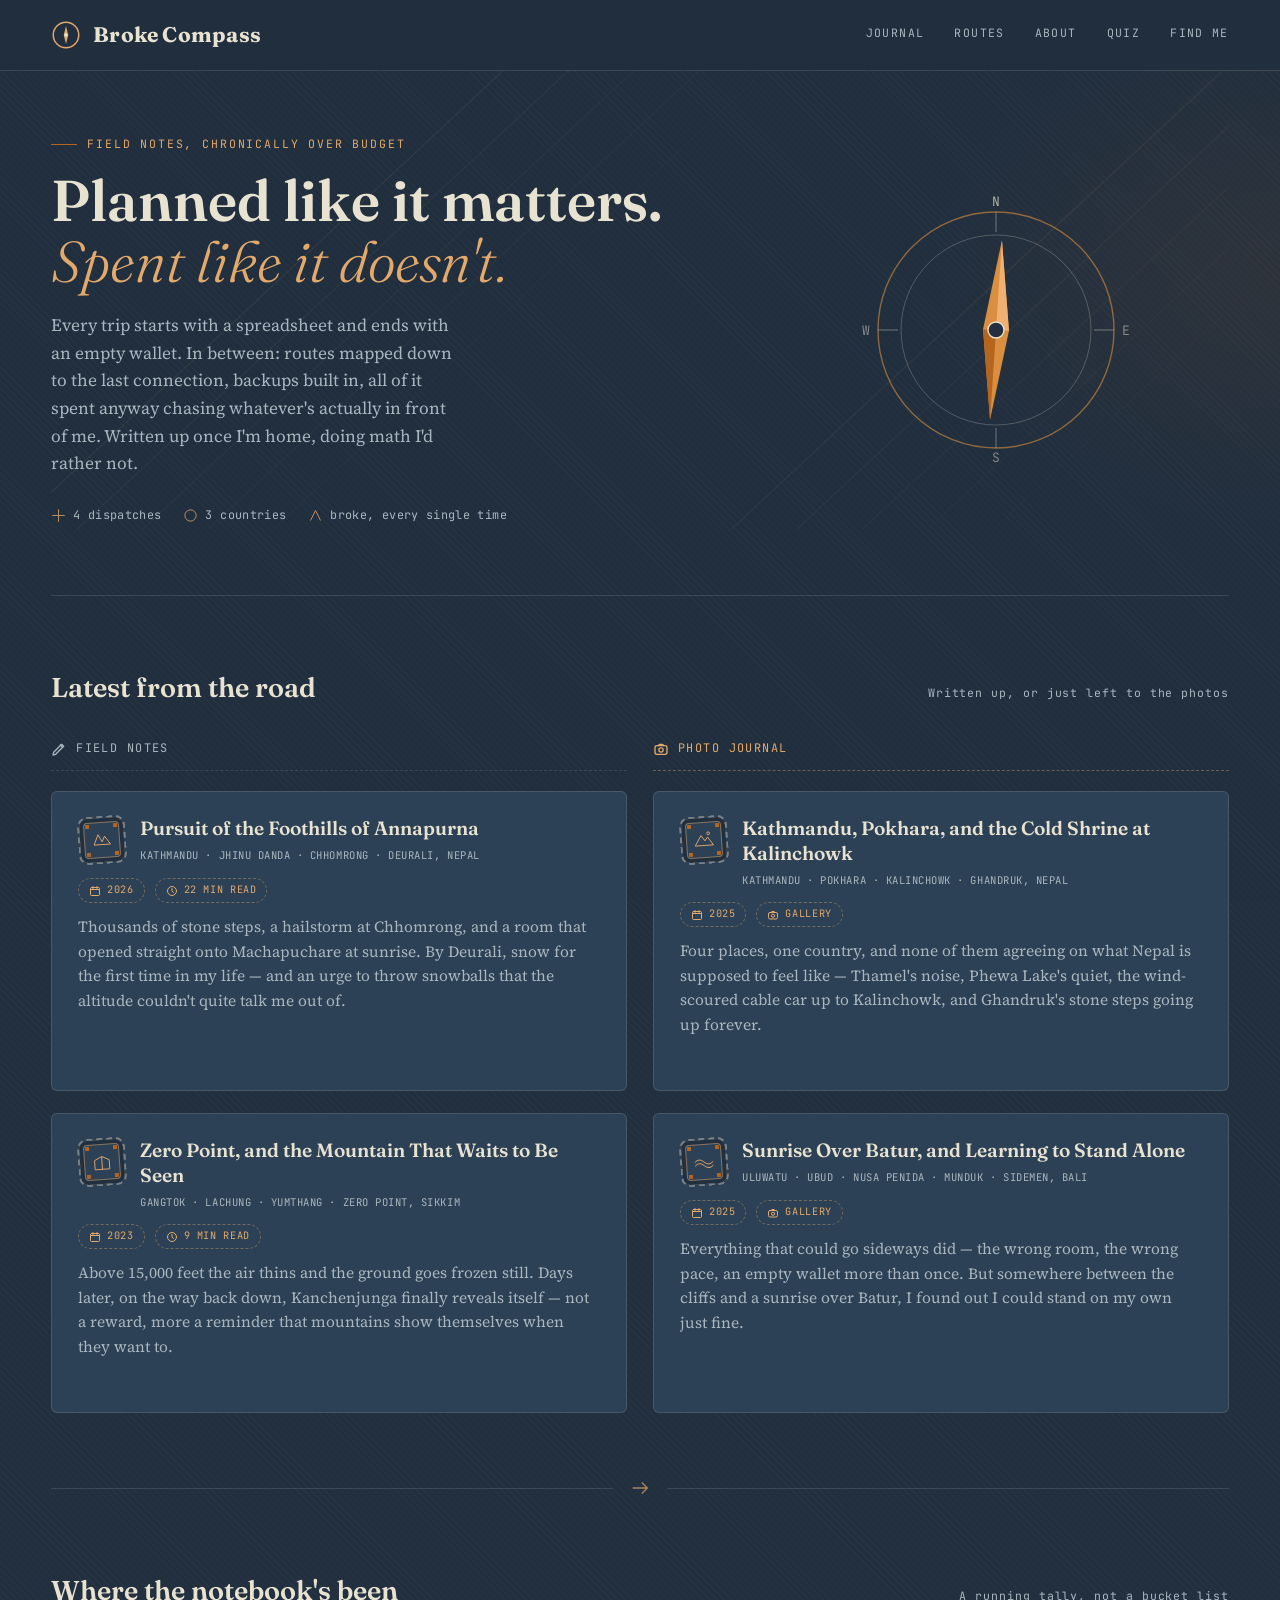
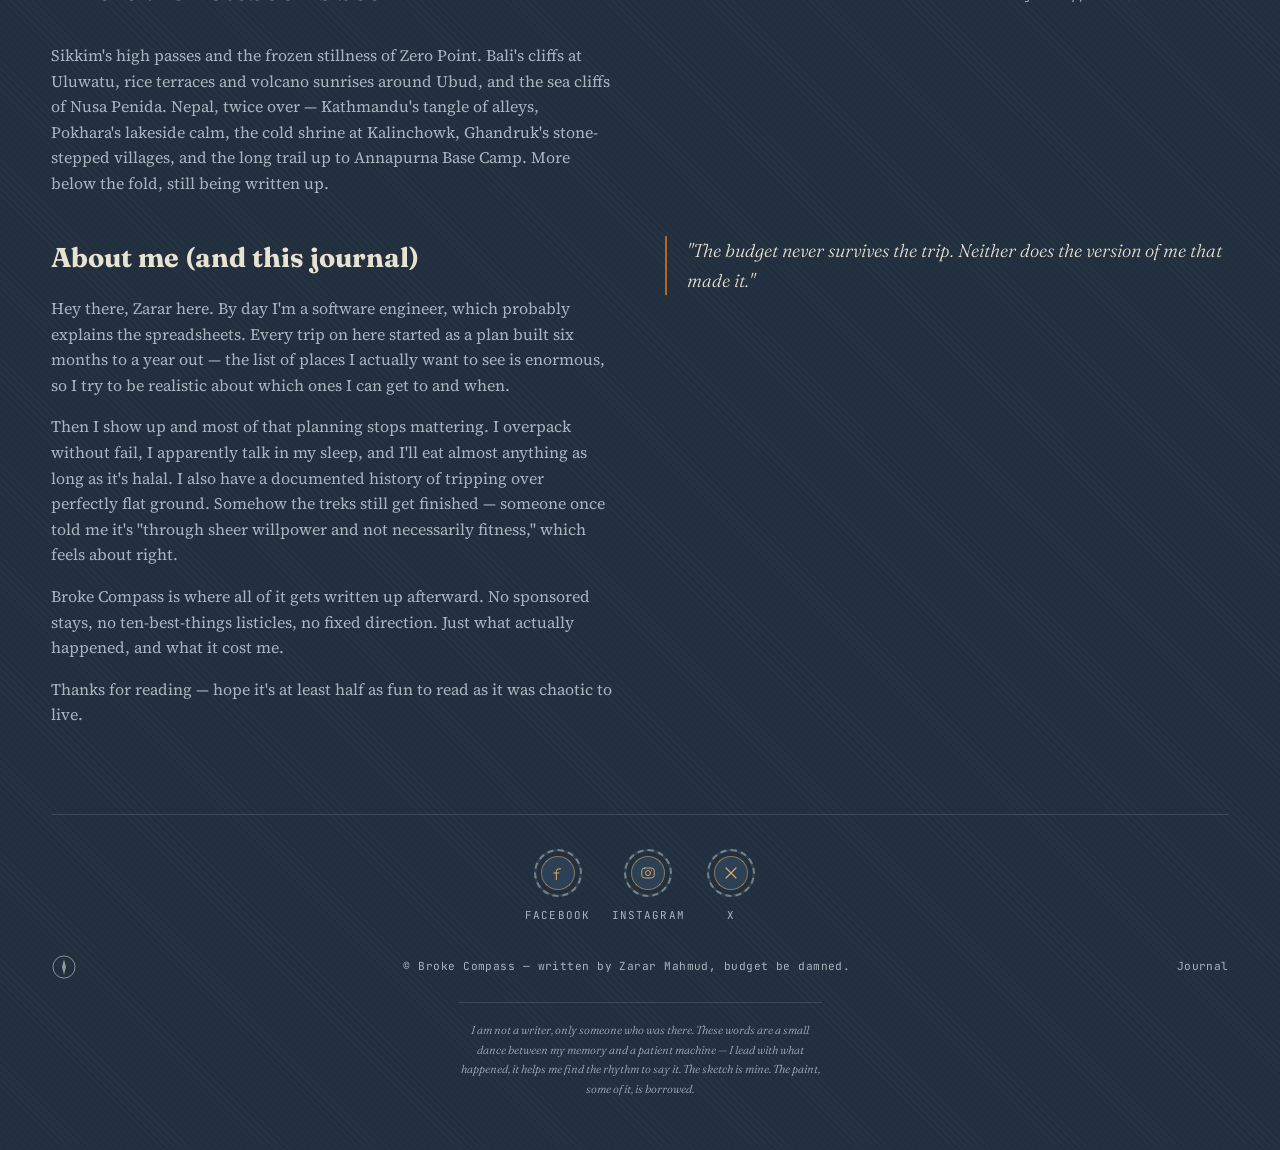
<file: index.html>
<!DOCTYPE html>
<html lang="en">
<head>
<meta charset="UTF-8">
<meta name="viewport" content="width=device-width, initial-scale=1.0">
<title>Broke Compass — Trekking &amp; Travel Blog: Nepal, Sikkim, Bali</title>
<meta name="description" content="Honest trekking and travel stories from Nepal, Sikkim and Bali — Annapurna Base Camp, Zero Point, Mount Batur — planned to the last detail, spent anyway.">
<meta name="keywords" content="travel blog, trekking blog, budget travel, Nepal travel, Annapurna Base Camp trek, ABC trek, Sikkim travel, Zero Point Sikkim, Bali travel, Mount Batur sunrise, Kathmandu, Pokhara, Himalaya trekking, travel journal">
<meta name="author" content="Zarar Mahmud">
<meta name="robots" content="index, follow, max-image-preview:large, max-snippet:-1">
<link rel="canonical" href="https://broke-compass.netlify.app/">
<meta name="theme-color" content="#212f3f">
<meta name="google-site-verification" content="2RLcwLsUoXwzwVKJ7wCKk5Xn3fKelY8CMOVhwFy5V9c">

<link rel="icon" href="assets/icons/favicon.svg" type="image/svg+xml">
<link rel="icon" href="assets/icons/favicon-32.png" type="image/png" sizes="32x32">
<link rel="apple-touch-icon" href="assets/icons/apple-touch-icon.png">

<!-- Social previews (Open Graph: Facebook, WhatsApp, LinkedIn; Twitter/X card) -->
<meta property="og:type" content="website">
<meta property="og:site_name" content="Broke Compass">
<meta property="og:locale" content="en_US">
<meta property="og:title" content="Broke Compass — Trekking &amp; Travel Blog: Nepal, Sikkim, Bali">
<meta property="og:description" content="Honest trekking and travel stories from Nepal, Sikkim and Bali — Annapurna Base Camp, Zero Point, Mount Batur — planned to the last detail, spent anyway.">
<meta property="og:url" content="https://broke-compass.netlify.app/">
<meta property="og:image" content="https://broke-compass.netlify.app/assets/images/og-card.png">
<meta property="og:image:width" content="1200">
<meta property="og:image:height" content="630">
<meta property="og:image:alt" content="Broke Compass — a brass compass beside the words: Planned like it matters. Spent like it doesn't.">
<meta name="twitter:card" content="summary_large_image">
<meta name="twitter:creator" content="@zarar26896">
<meta name="twitter:title" content="Broke Compass — Trekking &amp; Travel Blog: Nepal, Sikkim, Bali">
<meta name="twitter:description" content="Honest trekking and travel stories from Nepal, Sikkim and Bali — Annapurna Base Camp, Zero Point, Mount Batur — planned to the last detail, spent anyway.">
<meta name="twitter:image" content="https://broke-compass.netlify.app/assets/images/og-card.png">

<!-- Structured data for search engines (schema.org) -->
<script type="application/ld+json">
{
  "@context": "https://schema.org",
  "@graph": [
    {
      "@type": "WebSite",
      "@id": "https://broke-compass.netlify.app/#website",
      "url": "https://broke-compass.netlify.app/",
      "name": "Broke Compass",
      "description": "Honest trekking and travel stories from Nepal, Sikkim and Bali — Annapurna Base Camp, Zero Point, Mount Batur — planned to the last detail, spent anyway.",
      "inLanguage": "en",
      "publisher": {
        "@id": "https://broke-compass.netlify.app/#zarar"
      }
    },
    {
      "@type": "Person",
      "@id": "https://broke-compass.netlify.app/#zarar",
      "name": "Zarar Mahmud",
      "url": "https://broke-compass.netlify.app/#about",
      "jobTitle": "Software Engineer",
      "sameAs": [
        "https://www.facebook.com/zarar.mahmud.26",
        "https://www.instagram.com/zarar089/",
        "https://x.com/zarar26896"
      ]
    },
    {
      "@type": "Blog",
      "@id": "https://broke-compass.netlify.app/#blog",
      "url": "https://broke-compass.netlify.app/",
      "name": "Broke Compass",
      "description": "Honest trekking and travel stories from Nepal, Sikkim and Bali — Annapurna Base Camp, Zero Point, Mount Batur — planned to the last detail, spent anyway.",
      "inLanguage": "en",
      "author": {
        "@id": "https://broke-compass.netlify.app/#zarar"
      },
      "image": "https://broke-compass.netlify.app/assets/images/og-card.png",
      "blogPost": [
        {
          "@type": "BlogPosting",
          "headline": "Pursuit of the Foothills of Annapurna",
          "url": "https://broke-compass.netlify.app/posts/abc-trek/"
        }
      ]
    }
  ]
}
</script>

<link rel="preconnect" href="https://fonts.googleapis.com">
<link rel="preconnect" href="https://fonts.gstatic.com" crossorigin>
<link href="https://fonts.googleapis.com/css2?family=Fraunces:opsz,wght@9..144,300;9..144,500;9..144,600;9..144,700&family=Source+Serif+4:ital,wght@0,400;0,500;0,600;1,400&family=JetBrains+Mono:wght@400;500;600&display=swap" rel="stylesheet">

<!-- Bootstrap first, so the site's own styles in main.css win any tie. -->
<link rel="stylesheet" href="https://cdn.jsdelivr.net/npm/bootstrap@5.3.8/dist/css/bootstrap.min.css" integrity="sha384-sRIl4kxILFvY47J16cr9ZwB07vP4J8+LH7qKQnuqkuIAvNWLzeN8tE5YBujZqJLB" crossorigin="anonymous">
<link rel="stylesheet" href="assets/css/main.css">
<script src="assets/js/compass.js" defer></script>
</head>
<body>

<a class="skip-link" href="#main">Skip to content</a>

<div class="container-fluid wrap">

  <!-- ============================ MASTHEAD ============================ -->
  <header class="nav">
    <div class="nav-row">
      <a href="#top" class="brand">
        <svg class="icon" viewBox="0 0 40 40" aria-hidden="true" focusable="false">
          <circle cx="20" cy="20" r="17" stroke="currentColor" stroke-width="2"/>
          <path d="M20 8 L23 20 L20 32 L17 20 Z" fill="currentColor"/>
          <circle cx="20" cy="20" r="2.4" fill="#e8e2d1"/>
        </svg>
        Broke Compass
      </a>
      <nav class="nav-links label" aria-label="Sections">
        <a href="#entries">Journal</a>
        <a href="#routes">Routes</a>
        <a href="#about">About</a>
        <a href="quiz/index.html">Quiz</a>
        <a href="#contact">Find Me</a>
      </nav>
    </div>
  </header>

  <main id="main">

  <!-- ============================== HERO ============================== -->
  <section class="hero" id="top">
    <!-- Decorative rule field, bleeding behind the headline and compass. -->
    <svg class="topo" viewBox="0 0 1080 420" preserveAspectRatio="none" aria-hidden="true" focusable="false">
      <g stroke="currentColor" stroke-width="1.2">
        <line x1="-100" y1="480" x2="500" y2="-80" opacity="0.55"/>
        <line x1="-40" y1="480" x2="560" y2="-80" opacity="0.45"/>
        <line x1="20" y1="480" x2="620" y2="-80" opacity="0.35"/>
        <line x1="80" y1="480" x2="680" y2="-80" opacity="0.28"/>
        <line x1="140" y1="480" x2="740" y2="-80" opacity="0.22"/>
        <line x1="560" y1="480" x2="1160" y2="-80" opacity="0.5"/>
        <line x1="620" y1="480" x2="1220" y2="-80" opacity="0.4"/>
        <line x1="680" y1="480" x2="1280" y2="-80" opacity="0.3"/>
        <line x1="740" y1="480" x2="1340" y2="-80" opacity="0.24"/>
        <line x1="800" y1="480" x2="1400" y2="-80" opacity="0.18"/>
      </g>
    </svg>

    <div class="hero-grid">
      <div>
        <p class="eyebrow label">Field notes, chronically over budget</p>
        <h1 class="hero-title">Planned like it matters. <em>Spent like it doesn't.</em></h1>
        <p class="lede">Every trip starts with a spreadsheet and ends with an empty wallet. In between: routes mapped down to the last connection, backups built in, all of it spent anyway chasing whatever's actually in front of me. Written up once I'm home, doing math I'd rather not.</p>
        <div class="hero-meta">
          <span>
            <svg class="icon" viewBox="0 0 24 24" stroke="currentColor" stroke-width="1.6" aria-hidden="true" focusable="false"><path d="M12 2v20M2 12h20"/></svg>
            4 dispatches
          </span>
          <span>
            <svg class="icon" viewBox="0 0 24 24" stroke="currentColor" stroke-width="1.6" aria-hidden="true" focusable="false"><circle cx="12" cy="12" r="9"/></svg>
            3 countries
          </span>
          <span>
            <svg class="icon" viewBox="0 0 24 24" stroke="currentColor" stroke-width="1.6" aria-hidden="true" focusable="false"><path d="M4 20 L12 4 L20 20"/></svg>
            broke, every single time
          </span>
        </div>
      </div>

      <div class="compass-wrap">
        <svg viewBox="0 0 300 300" aria-hidden="true" focusable="false">
          <circle cx="150" cy="150" r="118" stroke="#d98f3f" stroke-width="1.4" opacity="0.6"/>
          <circle cx="150" cy="150" r="95" stroke="#e8e2d1" stroke-width="1" opacity="0.25"/>
          <g stroke="#e8e2d1" stroke-width="1" opacity="0.4">
            <line x1="150" y1="32" x2="150" y2="52"/>
            <line x1="150" y1="248" x2="150" y2="268"/>
            <line x1="32" y1="150" x2="52" y2="150"/>
            <line x1="248" y1="150" x2="268" y2="150"/>
          </g>
          <text x="150" y="26" text-anchor="middle" fill="#e8e2d1" font-family="JetBrains Mono" font-size="13" opacity="0.7">N</text>
          <text x="150" y="282" text-anchor="middle" fill="#e8e2d1" font-family="JetBrains Mono" font-size="13" opacity="0.5">S</text>
          <text x="20" y="155" text-anchor="middle" fill="#e8e2d1" font-family="JetBrains Mono" font-size="13" opacity="0.5">W</text>
          <text x="280" y="155" text-anchor="middle" fill="#e8e2d1" font-family="JetBrains Mono" font-size="13" opacity="0.5">E</text>
          <g class="needle">
            <path d="M150 60 L163 150 L150 240 L137 150 Z" fill="#d98f3f"/>
            <path d="M150 60 L163 150 L150 150 Z" fill="#f0b072"/>
            <path d="M150 240 L137 150 L150 150 Z" fill="#b5651d"/>
          </g>
          <circle cx="150" cy="150" r="8" fill="#212f3f" stroke="#e8e2d1" stroke-width="1.4"/>
        </svg>
      </div>
    </div>
  </section>

  <!-- ============================= ENTRIES ============================= -->
  <section id="entries">
    <div class="section-head">
      <h2>Latest from the road</h2>
      <span class="count">Written up, or just left to the photos</span>
    </div>

    <div class="entries-split">

      <!-- ---- Column: written-up field notes ---- -->
      <div class="entries-col">
        <h3 class="col-head label">
          <svg class="icon" viewBox="0 0 24 24" stroke="currentColor" stroke-width="2" stroke-linecap="round" stroke-linejoin="round" aria-hidden="true" focusable="false"><path d="M3 21l4-1 12-12-3-3L4 17z"/><path d="M14 6l3 3"/></svg>
          Field Notes
        </h3>

        <div class="entries">

          <a class="entry" href="posts/abc-trek/index.html">
            <div class="entry-head">
              <div class="stamp">
                <svg class="icon" viewBox="0 0 48 48" stroke="currentColor" stroke-width="2" aria-hidden="true" focusable="false"><path d="M6 34 L16 12 L24 28 L30 16 L42 34 Z"/></svg>
              </div>
              <div class="entry-heading">
                <h4>Pursuit of the Foothills of Annapurna</h4>
                <p class="entry-location label">Kathmandu · Jhinu Danda · Chhomrong · Deurali, Nepal</p>
              </div>
            </div>
            <div class="entry-body">
              <div class="entry-tags">
                <span class="entry-tag-pill label"><svg class="icon" viewBox="0 0 24 24" stroke="currentColor" stroke-width="2" stroke-linecap="round" stroke-linejoin="round" aria-hidden="true" focusable="false"><rect x="3" y="5" width="18" height="16" rx="2"/><path d="M3 9h18M8 3v4M16 3v4"/></svg>2026</span>
                <span class="entry-tag-pill label"><svg class="icon" viewBox="0 0 24 24" stroke="currentColor" stroke-width="2" stroke-linecap="round" stroke-linejoin="round" aria-hidden="true" focusable="false"><circle cx="12" cy="12" r="9"/><path d="M12 7v5l3 3"/></svg>22 min read</span>
              </div>
              <p class="entry-excerpt">Thousands of stone steps, a hailstorm at Chhomrong, and a room that opened straight onto Machapuchare at sunrise. By Deurali, snow for the first time in my life — and an urge to throw snowballs that the altitude couldn't quite talk me out of.</p>
            </div>
          </a>

          <a class="entry" href="posts/sikkim/index.html">
            <div class="entry-head">
              <div class="stamp">
                <svg class="icon" viewBox="0 0 48 48" stroke="currentColor" stroke-width="2" aria-hidden="true" focusable="false"><path d="M8 40 L8 20 L24 12 L40 20 L40 40 Z"/><path d="M24 12 L24 40"/></svg>
              </div>
              <div class="entry-heading">
                <h4>Zero Point, and the Mountain That Waits to Be Seen</h4>
                <p class="entry-location label">Gangtok · Lachung · Yumthang · Zero Point, Sikkim</p>
              </div>
            </div>
            <div class="entry-body">
              <div class="entry-tags">
                <span class="entry-tag-pill label"><svg class="icon" viewBox="0 0 24 24" stroke="currentColor" stroke-width="2" stroke-linecap="round" stroke-linejoin="round" aria-hidden="true" focusable="false"><rect x="3" y="5" width="18" height="16" rx="2"/><path d="M3 9h18M8 3v4M16 3v4"/></svg>2023</span>
                <span class="entry-tag-pill label"><svg class="icon" viewBox="0 0 24 24" stroke="currentColor" stroke-width="2" stroke-linecap="round" stroke-linejoin="round" aria-hidden="true" focusable="false"><circle cx="12" cy="12" r="9"/><path d="M12 7v5l3 3"/></svg>9 min read</span>
              </div>
              <p class="entry-excerpt">Above 15,000 feet the air thins and the ground goes frozen still. Days later, on the way back down, Kanchenjunga finally reveals itself — not a reward, more a reminder that mountains show themselves when they want to.</p>
            </div>
          </a>

        </div>
      </div>

      <!-- ---- Column: photo journals ---- -->
      <div class="entries-col">
        <h3 class="col-head label is-gallery">
          <svg class="icon" viewBox="0 0 24 24" stroke="currentColor" stroke-width="2" stroke-linecap="round" stroke-linejoin="round" aria-hidden="true" focusable="false"><rect x="3" y="7" width="18" height="13" rx="3"/><circle cx="12" cy="13.5" r="3.2"/><path d="M8 7l1.5-2h5L16 7"/></svg>
          Photo Journal
        </h3>

        <div class="entries">

          <a class="entry" href="posts/nepal-photos/index.html">
            <div class="entry-head">
              <div class="stamp">
                <svg class="icon" viewBox="0 0 48 48" stroke="currentColor" stroke-width="2" aria-hidden="true" focusable="false"><path d="M4 36 L18 14 L26 26 L32 18 L44 36 Z"/><circle cx="34" cy="10" r="3"/></svg>
              </div>
              <div class="entry-heading">
                <h4>Kathmandu, Pokhara, and the Cold Shrine at Kalinchowk</h4>
                <p class="entry-location label">Kathmandu · Pokhara · Kalinchowk · Ghandruk, Nepal</p>
              </div>
            </div>
            <div class="entry-body">
              <div class="entry-tags">
                <span class="entry-tag-pill label"><svg class="icon" viewBox="0 0 24 24" stroke="currentColor" stroke-width="2" stroke-linecap="round" stroke-linejoin="round" aria-hidden="true" focusable="false"><rect x="3" y="5" width="18" height="16" rx="2"/><path d="M3 9h18M8 3v4M16 3v4"/></svg>2025</span>
                <span class="entry-tag-pill label"><svg class="icon" viewBox="0 0 24 24" stroke="currentColor" stroke-width="2" stroke-linecap="round" stroke-linejoin="round" aria-hidden="true" focusable="false"><rect x="3" y="7" width="18" height="13" rx="3"/><circle cx="12" cy="13.5" r="3.2"/><path d="M8 7l1.5-2h5L16 7"/></svg>Gallery</span>
              </div>
              <p class="entry-excerpt">Four places, one country, and none of them agreeing on what Nepal is supposed to feel like — Thamel's noise, Phewa Lake's quiet, the wind-scoured cable car up to Kalinchowk, and Ghandruk's stone steps going up forever.</p>
            </div>
          </a>

          <a class="entry" href="posts/bali-photos/index.html">
            <div class="entry-head">
              <div class="stamp">
                <svg class="icon" viewBox="0 0 48 48" stroke="currentColor" stroke-width="2" aria-hidden="true" focusable="false"><path d="M4 24 Q 14 14 24 24 T 44 24"/><path d="M4 32 Q 14 22 24 32 T 44 32"/></svg>
              </div>
              <div class="entry-heading">
                <h4>Sunrise Over Batur, and Learning to Stand Alone</h4>
                <p class="entry-location label">Uluwatu · Ubud · Nusa Penida · Munduk · Sidemen, Bali</p>
              </div>
            </div>
            <div class="entry-body">
              <div class="entry-tags">
                <span class="entry-tag-pill label"><svg class="icon" viewBox="0 0 24 24" stroke="currentColor" stroke-width="2" stroke-linecap="round" stroke-linejoin="round" aria-hidden="true" focusable="false"><rect x="3" y="5" width="18" height="16" rx="2"/><path d="M3 9h18M8 3v4M16 3v4"/></svg>2025</span>
                <span class="entry-tag-pill label"><svg class="icon" viewBox="0 0 24 24" stroke="currentColor" stroke-width="2" stroke-linecap="round" stroke-linejoin="round" aria-hidden="true" focusable="false"><rect x="3" y="7" width="18" height="13" rx="3"/><circle cx="12" cy="13.5" r="3.2"/><path d="M8 7l1.5-2h5L16 7"/></svg>Gallery</span>
              </div>
              <p class="entry-excerpt">Everything that could go sideways did — the wrong room, the wrong pace, an empty wallet more than once. But somewhere between the cliffs and a sunrise over Batur, I found out I could stand on my own just fine.</p>
            </div>
          </a>

        </div>
      </div>

    </div>

    <div class="route-divider" role="presentation">
      <div class="line"></div>
      <svg class="icon" viewBox="0 0 24 24" stroke="currentColor" stroke-width="1.5" aria-hidden="true" focusable="false"><path d="M4 12 L20 12 M14 6 L20 12 L14 18"/></svg>
      <div class="line"></div>
    </div>
  </section>

  <!-- ============================= ROUTES ============================= -->
  <section id="routes">
    <div class="section-head">
      <h2>Where the notebook's been</h2>
      <span class="count">A running tally, not a bucket list</span>
    </div>
    <p class="section-lede">
      Sikkim's high passes and the frozen stillness of Zero Point. Bali's cliffs at Uluwatu, rice terraces and volcano sunrises around Ubud, and the sea cliffs of Nusa Penida. Nepal, twice over — Kathmandu's tangle of alleys, Pokhara's lakeside calm, the cold shrine at Kalinchowk, Ghandruk's stone-stepped villages, and the long trail up to Annapurna Base Camp. More below the fold, still being written up.
    </p>
  </section>

  <!-- ============================== ABOUT ============================== -->
  <section id="about">
    <div class="about">
      <div>
        <h2>About me (and this journal)</h2>
        <p>Hey there, Zarar here. By day I'm a software engineer, which probably explains the spreadsheets. Every trip on here started as a plan built six months to a year out — the list of places I actually want to see is enormous, so I try to be realistic about which ones I can get to and when.</p>
        <p>Then I show up and most of that planning stops mattering. I overpack without fail, I apparently talk in my sleep, and I'll eat almost anything as long as it's halal. I also have a documented history of tripping over perfectly flat ground. Somehow the treks still get finished — someone once told me it's "through sheer willpower and not necessarily fitness," which feels about right.</p>
        <p>Broke Compass is where all of it gets written up afterward. No sponsored stays, no ten-best-things listicles, no fixed direction. Just what actually happened, and what it cost me.</p>
        <p>Thanks for reading — hope it's at least half as fun to read as it was chaotic to live.</p>
      </div>
      <blockquote class="quote">
        "The budget never survives the trip. Neither does the version of me that made it."
      </blockquote>
    </div>
  </section>

  </main>

  <!-- ============================== FOOTER ============================= -->
  <footer class="site-footer" id="contact">
    <div class="social-row footer-socials">
      <a class="social-item" href="https://www.facebook.com/zarar.mahmud.26" target="_blank" rel="noopener noreferrer">
        <div class="social-badge">
          <svg class="icon" viewBox="0 0 48 48" stroke="currentColor" stroke-width="2.4" stroke-linecap="round" stroke-linejoin="round" aria-hidden="true" focusable="false">
            <path d="M20 40V20a6 6 0 0 1 6-6h4"/>
            <path d="M14 24h12"/>
          </svg>
        </div>
        <span class="social-label label">Facebook<span class="visually-hidden"> (opens in a new tab)</span></span>
      </a>
      <a class="social-item" href="https://www.instagram.com/zarar089/" target="_blank" rel="noopener noreferrer">
        <div class="social-badge">
          <svg class="icon" viewBox="0 0 48 48" stroke="currentColor" stroke-width="2.2" stroke-linecap="round" stroke-linejoin="round" aria-hidden="true" focusable="false">
            <rect x="9" y="12" width="30" height="24" rx="7"/>
            <circle cx="24" cy="24" r="6"/>
            <circle cx="32" cy="17" r="1.3" fill="currentColor" stroke="none"/>
          </svg>
        </div>
        <span class="social-label label">Instagram<span class="visually-hidden"> (opens in a new tab)</span></span>
      </a>
      <a class="social-item" href="https://x.com/zarar26896" target="_blank" rel="noopener noreferrer">
        <div class="social-badge">
          <svg class="icon" viewBox="0 0 48 48" stroke="currentColor" stroke-width="2.6" stroke-linecap="round" aria-hidden="true" focusable="false">
            <path d="M12 12 L36 36 M36 12 L12 36"/>
          </svg>
        </div>
        <span class="social-label label">X<span class="visually-hidden"> (opens in a new tab)</span></span>
      </a>
    </div>

    <div class="foot-row">
      <svg class="icon" viewBox="0 0 40 40" aria-hidden="true" focusable="false">
        <circle cx="20" cy="20" r="17" stroke="currentColor" stroke-width="1.4"/>
        <path d="M20 8 L23 20 L20 32 L17 20 Z" fill="currentColor"/>
      </svg>
      <div class="foot-note">© Broke Compass — written by Zarar Mahmud, budget be damned.</div>
      <div class="foot-note">Journal</div>
    </div>

    <p class="ai-note">I am not a writer, only someone who was there. These words are a small dance between my memory and a patient machine — I lead with what happened, it helps me find the rhythm to say it. The sketch is mine. The paint, some of it, is borrowed.</p>
  </footer>

</div>

</body>
</html>
</file>
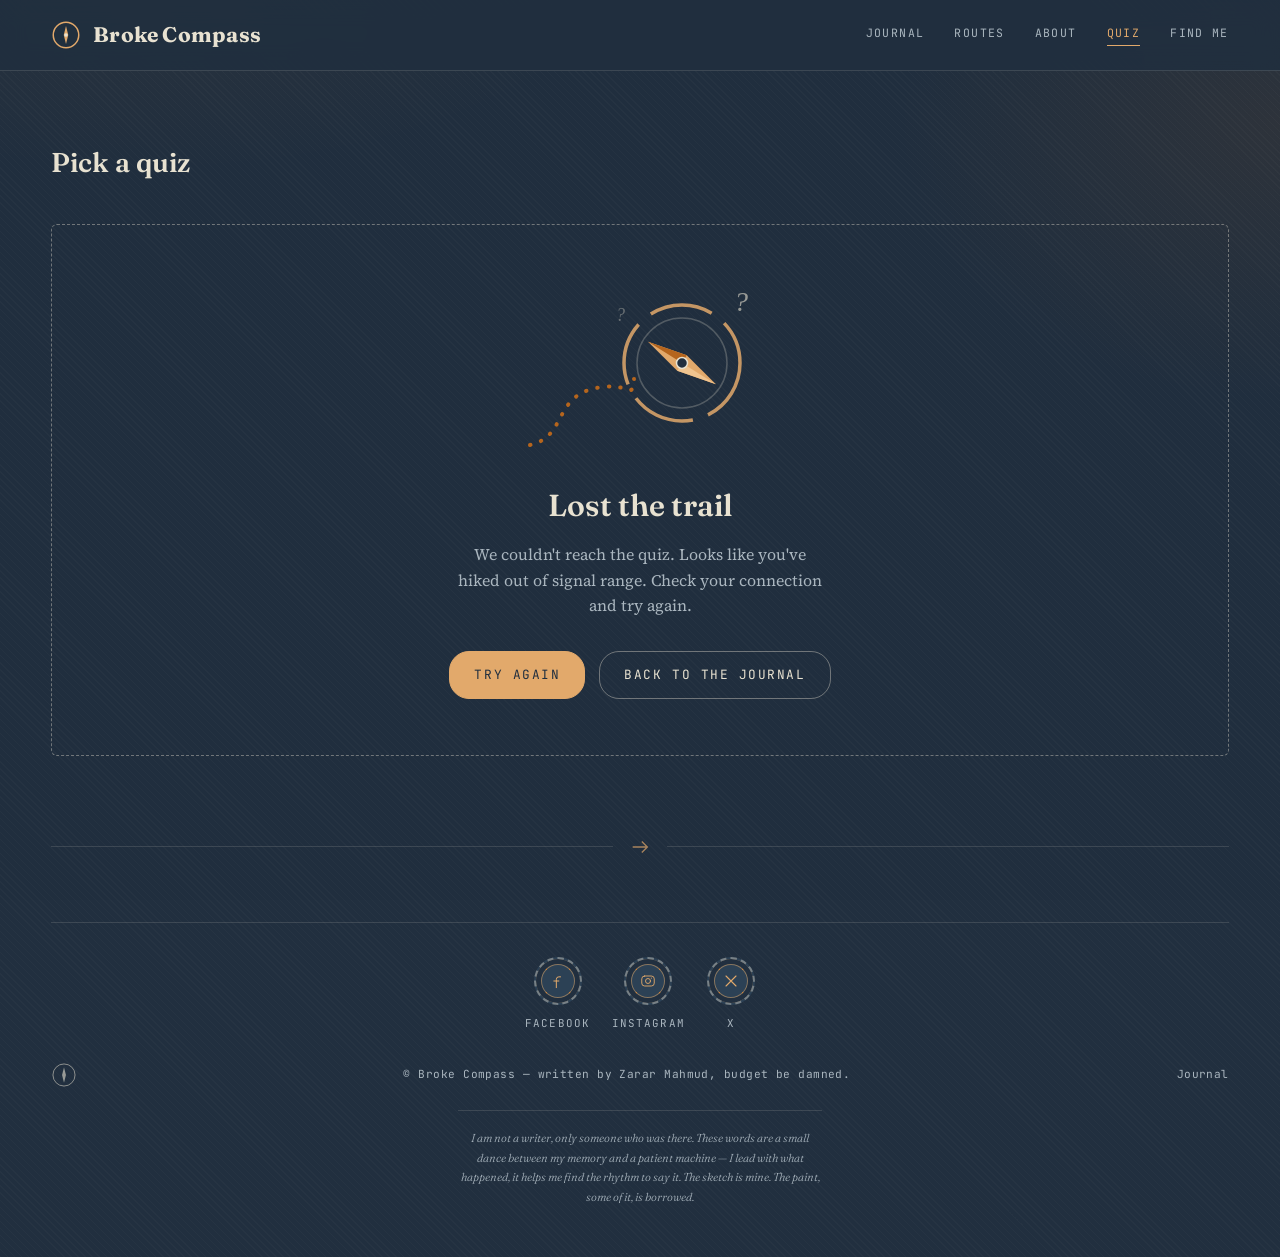
<file: quiz/index.html>
<!DOCTYPE html>
<html lang="en">
<head>
<meta charset="UTF-8">
<meta name="viewport" content="width=device-width, initial-scale=1.0">
<title>Travel Quizzes — Broke Compass</title>
<meta name="description" content="Travel personality quizzes from Broke Compass. Start with: What kind of mountain lover are you? Fifteen questions, one honest answer, and a postcard to keep.">
<meta name="keywords" content="travel quiz, mountain quiz, travel personality quiz, what kind of traveller are you, trekking quiz">
<meta name="author" content="Zarar Mahmud">
<meta name="robots" content="index, follow, max-image-preview:large, max-snippet:-1">
<link rel="canonical" href="https://broke-compass.netlify.app/quiz/">
<meta name="theme-color" content="#212f3f">

<link rel="icon" href="../assets/icons/favicon.svg" type="image/svg+xml">
<link rel="icon" href="../assets/icons/favicon-32.png" type="image/png" sizes="32x32">
<link rel="apple-touch-icon" href="../assets/icons/apple-touch-icon.png">

<!-- Social previews (Open Graph: Facebook, WhatsApp, LinkedIn; Twitter/X card) -->
<meta property="og:type" content="website">
<meta property="og:site_name" content="Broke Compass">
<meta property="og:locale" content="en_US">
<meta property="og:title" content="Travel Quizzes — Broke Compass">
<meta property="og:description" content="Travel personality quizzes from Broke Compass. Start with: What kind of mountain lover are you? Fifteen questions, one honest answer, and a postcard to keep.">
<meta property="og:url" content="https://broke-compass.netlify.app/quiz/">
<meta property="og:image" content="https://broke-compass.netlify.app/assets/images/og-card.png">
<meta property="og:image:width" content="1200">
<meta property="og:image:height" content="630">
<meta property="og:image:alt" content="Broke Compass — a brass compass beside the words: Planned like it matters. Spent like it doesn't.">
<meta name="twitter:card" content="summary_large_image">
<meta name="twitter:creator" content="@zarar26896">
<meta name="twitter:title" content="Travel Quizzes — Broke Compass">
<meta name="twitter:description" content="Travel personality quizzes from Broke Compass. Start with: What kind of mountain lover are you? Fifteen questions, one honest answer, and a postcard to keep.">
<meta name="twitter:image" content="https://broke-compass.netlify.app/assets/images/og-card.png">

<!-- Structured data for search engines (schema.org) -->
<script type="application/ld+json">
{
  "@context": "https://schema.org",
  "@graph": [
    {
      "@type": "CollectionPage",
      "@id": "https://broke-compass.netlify.app/quiz/",
      "url": "https://broke-compass.netlify.app/quiz/",
      "name": "Quizzes from the trail",
      "description": "Travel personality quizzes from Broke Compass. Start with: What kind of mountain lover are you? Fifteen questions, one honest answer, and a postcard to keep.",
      "inLanguage": "en",
      "image": "https://broke-compass.netlify.app/assets/images/og-card.png",
      "author": {
        "@type": "Person",
        "@id": "https://broke-compass.netlify.app/#zarar",
        "name": "Zarar Mahmud"
      },
      "isPartOf": {
        "@type": "WebSite",
        "@id": "https://broke-compass.netlify.app/#website",
        "name": "Broke Compass",
        "url": "https://broke-compass.netlify.app/"
      }
    },
    {
      "@type": "BreadcrumbList",
      "itemListElement": [
        {
          "@type": "ListItem",
          "position": 1,
          "name": "Broke Compass",
          "item": "https://broke-compass.netlify.app/"
        },
        {
          "@type": "ListItem",
          "position": 2,
          "name": "Quizzes",
          "item": "https://broke-compass.netlify.app/quiz/"
        }
      ]
    }
  ]
}
</script>

<link rel="preconnect" href="https://fonts.googleapis.com">
<link rel="preconnect" href="https://fonts.gstatic.com" crossorigin>
<link href="https://fonts.googleapis.com/css2?family=Fraunces:opsz,wght@9..144,300;9..144,500;9..144,600;9..144,700&family=Source+Serif+4:ital,wght@0,400;0,500;0,600;1,400&family=JetBrains+Mono:wght@400;500;600&display=swap" rel="stylesheet">

<!-- Bootstrap first, so the site's own styles in main.css win any tie. -->
<link rel="stylesheet" href="https://cdn.jsdelivr.net/npm/bootstrap@5.3.8/dist/css/bootstrap.min.css" integrity="sha384-sRIl4kxILFvY47J16cr9ZwB07vP4J8+LH7qKQnuqkuIAvNWLzeN8tE5YBujZqJLB" crossorigin="anonymous">
<link rel="stylesheet" href="../assets/css/main.css">
</head>
<body>

<a class="skip-link" href="#main">Skip to content</a>

<div class="container-fluid wrap">

  <!-- ============================ MASTHEAD ============================ -->
  <header class="nav">
    <div class="nav-row">
      <a href="../index.html" class="brand">
        <svg class="icon" viewBox="0 0 40 40" aria-hidden="true" focusable="false">
          <circle cx="20" cy="20" r="17" stroke="currentColor" stroke-width="2"/>
          <path d="M20 8 L23 20 L20 32 L17 20 Z" fill="currentColor"/>
          <circle cx="20" cy="20" r="2.4" fill="#e8e2d1"/>
        </svg>
        Broke Compass
      </a>
      <nav class="nav-links label" aria-label="Sections">
        <a href="../index.html#entries">Journal</a>
        <a href="../index.html#routes">Routes</a>
        <a href="../index.html#about">About</a>
        <a href="index.html" aria-current="page">Quiz</a>
        <a href="#contact">Find Me</a>
      </nav>
    </div>
  </header>

  <main id="main">

  <!-- ============================== QUIZZES ============================= -->
  <section aria-labelledby="quiz-list-heading">
    <div class="section-head">
      <h1 id="quiz-list-heading">Pick a quiz</h1>
    </div>

    <div class="quiz-loader" role="status" data-quiz-loader>
      <img class="quiz-loader-compass" src="../assets/images/compass.svg" alt="" width="112" height="112">
      <p class="quiz-loader-label label" data-quiz-loader-label>Loading quizzes…</p>
    </div>

    <div class="lost-trail" data-quiz-empty hidden>
      <img class="lost-trail-art" src="../assets/images/compass-lost.svg" alt="" width="240" height="180">
      <p class="lost-trail-title">Lost the trail</p>
      <p class="lost-trail-message" role="alert" data-quiz-empty-message></p>
      <div class="lost-trail-actions">
        <button type="button" class="button" data-quiz-retry>Try again</button>
        <a class="button is-ghost" href="../index.html">Back to the journal</a>
      </div>
    </div>
    <ol class="part-list" data-quiz-list hidden></ol>

    <template data-quiz-card>
      <li>
        <a class="part-card" href="play.html">
          <div class="stamp part-num" aria-hidden="true">?</div>
          <div class="part-card-body">
            <p class="part-card-kicker label">Quiz</p>
            <h2 data-card-title></h2>
            <div class="part-card-foot">
              <span class="part-card-cta label">Start the quiz <svg class="icon" viewBox="0 0 24 24" stroke="currentColor" stroke-width="1.5" aria-hidden="true" focusable="false"><path d="M4 12 L20 12 M14 6 L20 12 L14 18"/></svg></span>
            </div>
          </div>
        </a>
      </li>
    </template>

    <div class="route-divider" role="presentation">
      <div class="line"></div>
      <svg class="icon" viewBox="0 0 24 24" stroke="currentColor" stroke-width="1.5" aria-hidden="true" focusable="false"><path d="M4 12 L20 12 M14 6 L20 12 L14 18"/></svg>
      <div class="line"></div>
    </div>
  </section>

  </main>

  <!-- ============================== FOOTER ============================= -->
  <footer class="site-footer" id="contact">
    <div class="social-row footer-socials">
      <a class="social-item" href="https://www.facebook.com/zarar.mahmud.26" target="_blank" rel="noopener noreferrer">
        <div class="social-badge">
          <svg class="icon" viewBox="0 0 48 48" stroke="currentColor" stroke-width="2.4" stroke-linecap="round" stroke-linejoin="round" aria-hidden="true" focusable="false">
            <path d="M20 40V20a6 6 0 0 1 6-6h4"/>
            <path d="M14 24h12"/>
          </svg>
        </div>
        <span class="social-label label">Facebook<span class="visually-hidden"> (opens in a new tab)</span></span>
      </a>
      <a class="social-item" href="https://www.instagram.com/zarar089/" target="_blank" rel="noopener noreferrer">
        <div class="social-badge">
          <svg class="icon" viewBox="0 0 48 48" stroke="currentColor" stroke-width="2.2" stroke-linecap="round" stroke-linejoin="round" aria-hidden="true" focusable="false">
            <rect x="9" y="12" width="30" height="24" rx="7"/>
            <circle cx="24" cy="24" r="6"/>
            <circle cx="32" cy="17" r="1.3" fill="currentColor" stroke="none"/>
          </svg>
        </div>
        <span class="social-label label">Instagram<span class="visually-hidden"> (opens in a new tab)</span></span>
      </a>
      <a class="social-item" href="https://x.com/zarar26896" target="_blank" rel="noopener noreferrer">
        <div class="social-badge">
          <svg class="icon" viewBox="0 0 48 48" stroke="currentColor" stroke-width="2.6" stroke-linecap="round" aria-hidden="true" focusable="false">
            <path d="M12 12 L36 36 M36 12 L12 36"/>
          </svg>
        </div>
        <span class="social-label label">X<span class="visually-hidden"> (opens in a new tab)</span></span>
      </a>
    </div>

    <div class="foot-row">
      <svg class="icon" viewBox="0 0 40 40" aria-hidden="true" focusable="false">
        <circle cx="20" cy="20" r="17" stroke="currentColor" stroke-width="1.4"/>
        <path d="M20 8 L23 20 L20 32 L17 20 Z" fill="currentColor"/>
      </svg>
      <div class="foot-note">© Broke Compass — written by Zarar Mahmud, budget be damned.</div>
      <div class="foot-note">Journal</div>
    </div>

    <p class="ai-note">I am not a writer, only someone who was there. These words are a small dance between my memory and a patient machine — I lead with what happened, it helps me find the rhythm to say it. The sketch is mine. The paint, some of it, is borrowed.</p>
  </footer>

</div>

<script type="module" src="../assets/js/quiz/hub.js"></script>

</body>
</html>
</file>
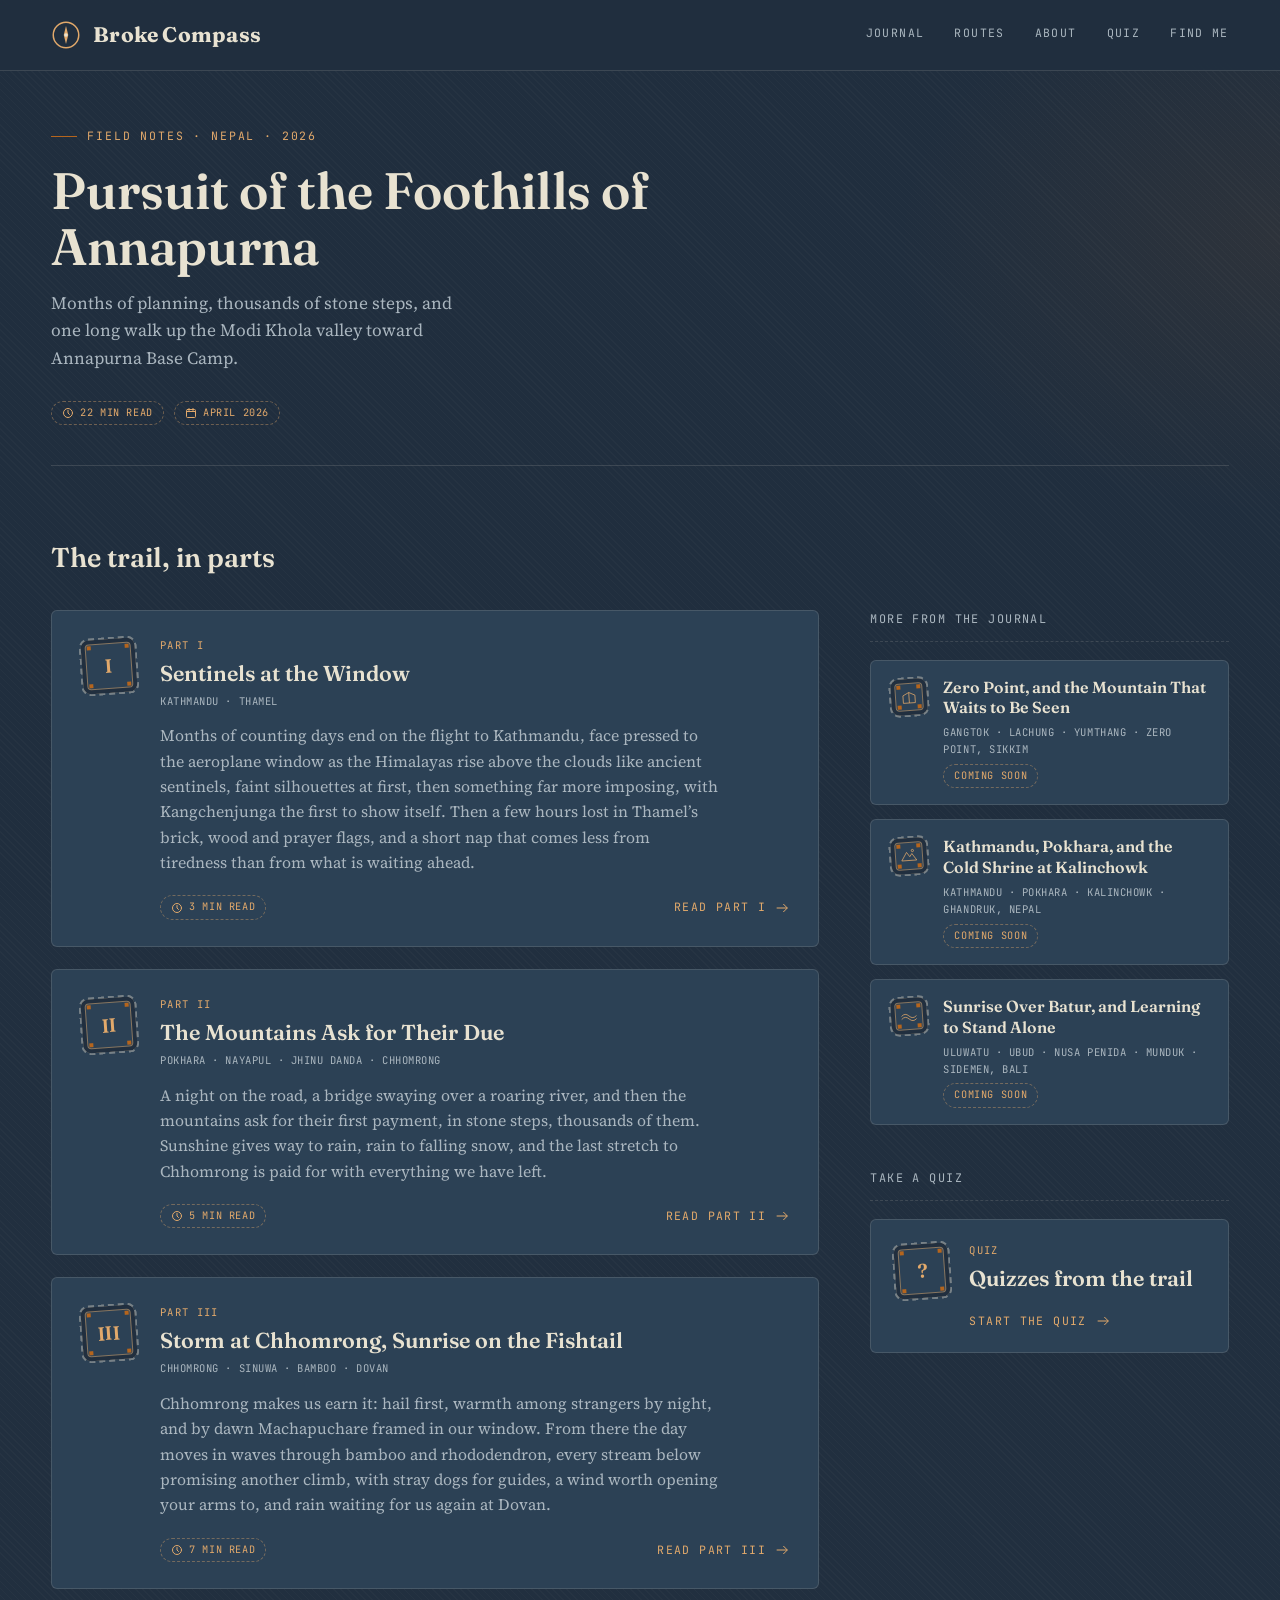
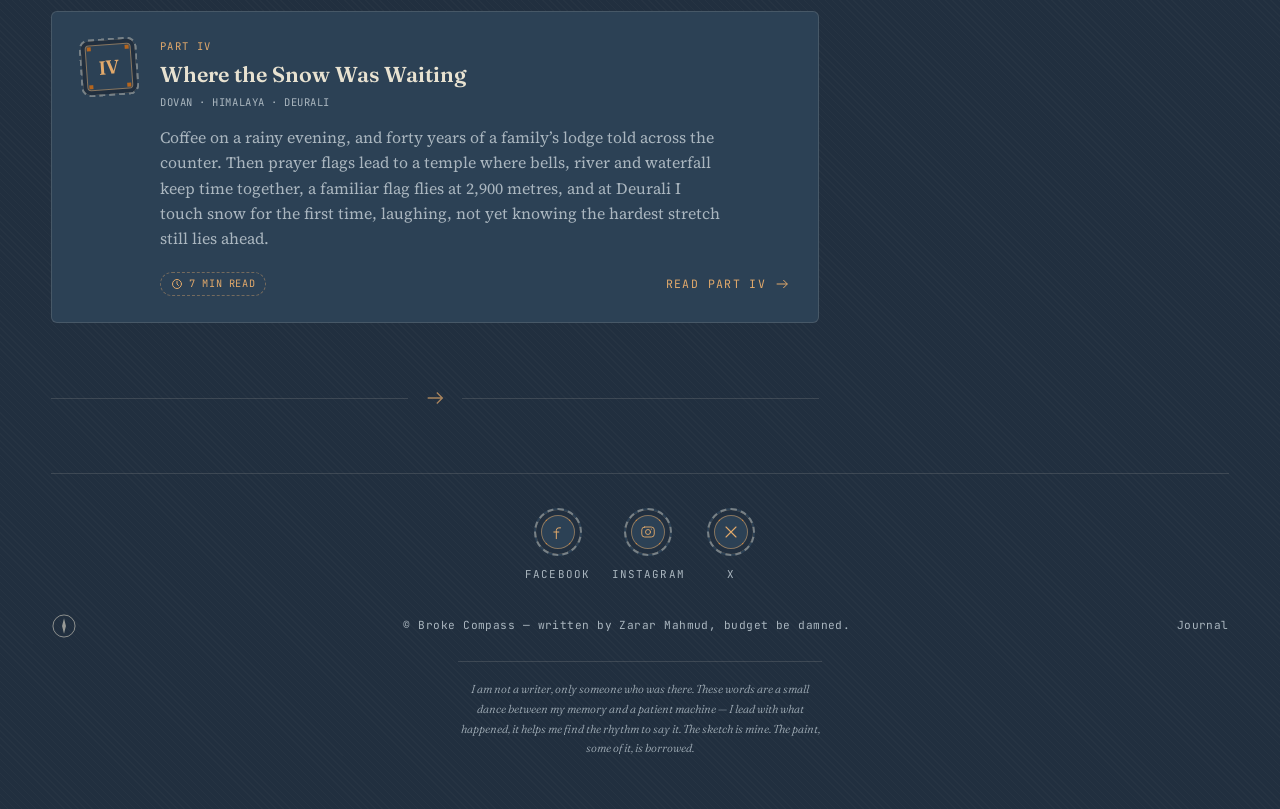
<file: posts/abc-trek/index.html>
<!DOCTYPE html>
<html lang="en">
<head>
<meta charset="UTF-8">
<meta name="viewport" content="width=device-width, initial-scale=1.0">
<title>Annapurna Base Camp (ABC) Trek Diary, Nepal — Broke Compass</title>
<meta name="description" content="The Annapurna Base Camp trek in Nepal, told in parts: Kathmandu and Thamel, the stone steps to Chhomrong, Machapuchare at sunrise, and first snow at Deurali.">
<meta name="keywords" content="Annapurna Base Camp trek, ABC trek, ABC trek diary, Annapurna trek blog, Nepal trekking, Jhinu Danda, Chhomrong, Sinuwa, Bamboo, Dovan, Deurali, Machapuchare, Modi Khola valley, Pokhara">
<meta name="author" content="Zarar Mahmud">
<meta name="robots" content="index, follow, max-image-preview:large, max-snippet:-1">
<link rel="canonical" href="https://broke-compass.netlify.app/posts/abc-trek/">
<meta name="theme-color" content="#212f3f">

<link rel="icon" href="../../assets/icons/favicon.svg" type="image/svg+xml">
<link rel="icon" href="../../assets/icons/favicon-32.png" type="image/png" sizes="32x32">
<link rel="apple-touch-icon" href="../../assets/icons/apple-touch-icon.png">

<!-- Social previews (Open Graph: Facebook, WhatsApp, LinkedIn; Twitter/X card) -->
<meta property="og:type" content="website">
<meta property="og:site_name" content="Broke Compass">
<meta property="og:locale" content="en_US">
<meta property="og:title" content="Annapurna Base Camp (ABC) Trek Diary, Nepal — Broke Compass">
<meta property="og:description" content="The Annapurna Base Camp trek in Nepal, told in parts: Kathmandu and Thamel, the stone steps to Chhomrong, Machapuchare at sunrise, and first snow at Deurali.">
<meta property="og:url" content="https://broke-compass.netlify.app/posts/abc-trek/">
<meta property="og:image" content="https://broke-compass.netlify.app/assets/images/og-card.png">
<meta property="og:image:width" content="1200">
<meta property="og:image:height" content="630">
<meta property="og:image:alt" content="Broke Compass — a brass compass beside the words: Planned like it matters. Spent like it doesn't.">
<meta name="twitter:card" content="summary_large_image">
<meta name="twitter:creator" content="@zarar26896">
<meta name="twitter:title" content="Annapurna Base Camp (ABC) Trek Diary, Nepal — Broke Compass">
<meta name="twitter:description" content="The Annapurna Base Camp trek in Nepal, told in parts: Kathmandu and Thamel, the stone steps to Chhomrong, Machapuchare at sunrise, and first snow at Deurali.">
<meta name="twitter:image" content="https://broke-compass.netlify.app/assets/images/og-card.png">

<!-- Structured data for search engines (schema.org) -->
<script type="application/ld+json">
{
  "@context": "https://schema.org",
  "@graph": [
    {
      "@type": "CollectionPage",
      "@id": "https://broke-compass.netlify.app/posts/abc-trek/",
      "url": "https://broke-compass.netlify.app/posts/abc-trek/",
      "name": "Pursuit of the Foothills of Annapurna",
      "headline": "Pursuit of the Foothills of Annapurna",
      "description": "The Annapurna Base Camp trek in Nepal, told in parts: Kathmandu and Thamel, the stone steps to Chhomrong, Machapuchare at sunrise, and first snow at Deurali.",
      "inLanguage": "en",
      "image": "https://broke-compass.netlify.app/assets/images/og-card.png",
      "author": {
        "@type": "Person",
        "@id": "https://broke-compass.netlify.app/#zarar",
        "name": "Zarar Mahmud"
      },
      "isPartOf": {
        "@type": "WebSite",
        "@id": "https://broke-compass.netlify.app/#website",
        "name": "Broke Compass",
        "url": "https://broke-compass.netlify.app/"
      },
      "about": {
        "@type": "TouristTrip",
        "name": "Annapurna Base Camp trek",
        "touristType": "Trekkers"
      },
      "contentLocation": {
        "@type": "Place",
        "name": "Annapurna Conservation Area, Nepal"
      },
      "mainEntity": {
        "@type": "ItemList",
        "itemListOrder": "https://schema.org/ItemListOrderAscending",
        "itemListElement": [
          {
            "@type": "ListItem",
            "position": 1,
            "url": "https://broke-compass.netlify.app/posts/abc-trek/part-1.html",
            "name": "Part I: Sentinels at the Window"
          },
          {
            "@type": "ListItem",
            "position": 2,
            "url": "https://broke-compass.netlify.app/posts/abc-trek/part-2.html",
            "name": "Part II: The Mountains Ask for Their Due"
          },
          {
            "@type": "ListItem",
            "position": 3,
            "url": "https://broke-compass.netlify.app/posts/abc-trek/part-3.html",
            "name": "Part III: Storm at Chhomrong, Sunrise on the Fishtail"
          },
          {
            "@type": "ListItem",
            "position": 4,
            "url": "https://broke-compass.netlify.app/posts/abc-trek/part-4.html",
            "name": "Part IV: Where the Snow Was Waiting"
          }
        ]
      }
    },
    {
      "@type": "BreadcrumbList",
      "itemListElement": [
        {
          "@type": "ListItem",
          "position": 1,
          "name": "Broke Compass",
          "item": "https://broke-compass.netlify.app/"
        },
        {
          "@type": "ListItem",
          "position": 2,
          "name": "Pursuit of the Foothills of Annapurna",
          "item": "https://broke-compass.netlify.app/posts/abc-trek/"
        }
      ]
    }
  ]
}
</script>

<link rel="preconnect" href="https://fonts.googleapis.com">
<link rel="preconnect" href="https://fonts.gstatic.com" crossorigin>
<link href="https://fonts.googleapis.com/css2?family=Fraunces:opsz,wght@9..144,300;9..144,500;9..144,600;9..144,700&family=Source+Serif+4:ital,wght@0,400;0,500;0,600;1,400&family=JetBrains+Mono:wght@400;500;600&display=swap" rel="stylesheet">

<!-- Bootstrap first, so the site's own styles in main.css win any tie. -->
<link rel="stylesheet" href="https://cdn.jsdelivr.net/npm/bootstrap@5.3.8/dist/css/bootstrap.min.css" integrity="sha384-sRIl4kxILFvY47J16cr9ZwB07vP4J8+LH7qKQnuqkuIAvNWLzeN8tE5YBujZqJLB" crossorigin="anonymous">
<link rel="stylesheet" href="../../assets/css/main.css">
</head>
<body>

<a class="skip-link" href="#main">Skip to content</a>

<div class="container-fluid wrap">

  <!-- ============================ MASTHEAD ============================ -->
  <header class="nav">
    <div class="nav-row">
      <a href="../../index.html" class="brand">
        <svg class="icon" viewBox="0 0 40 40" aria-hidden="true" focusable="false">
          <circle cx="20" cy="20" r="17" stroke="currentColor" stroke-width="2"/>
          <path d="M20 8 L23 20 L20 32 L17 20 Z" fill="currentColor"/>
          <circle cx="20" cy="20" r="2.4" fill="#e8e2d1"/>
        </svg>
        Broke Compass
      </a>
      <nav class="nav-links label" aria-label="Sections">
        <a href="../../index.html#entries">Journal</a>
        <a href="../../index.html#routes">Routes</a>
        <a href="../../index.html#about">About</a>
        <a href="../../quiz/index.html">Quiz</a>
        <a href="#contact">Find Me</a>
      </nav>
    </div>
  </header>

  <main id="main">

  <!-- ========================== SERIES HEADER ========================== -->
  <section class="post-head">
    <p class="eyebrow label">Field Notes · Nepal · 2026</p>
    <h1 class="post-title">Pursuit of the Foothills of Annapurna</h1>
    <p class="lede">Months of planning, thousands of stone steps, and one long walk up the Modi Khola valley toward Annapurna Base Camp.</p>
    <div class="entry-tags">
      <span class="entry-tag-pill label"><svg class="icon" viewBox="0 0 24 24" stroke="currentColor" stroke-width="2" stroke-linecap="round" stroke-linejoin="round" aria-hidden="true" focusable="false"><circle cx="12" cy="12" r="9"/><path d="M12 7v5l3 3"/></svg>22 min read</span>
      <span class="entry-tag-pill label"><svg class="icon" viewBox="0 0 24 24" stroke="currentColor" stroke-width="2" stroke-linecap="round" stroke-linejoin="round" aria-hidden="true" focusable="false"><rect x="3" y="5" width="18" height="16" rx="2"/><path d="M3 9h18M8 3v4M16 3v4"/></svg>April 2026</span>
    </div>
  </section>

  <!-- ============================= PARTS ============================== -->
  <!-- The heading sits above both columns, so the parts and the sidebar
       start level with each other. -->
  <div class="section-head">
    <h2 id="parts-head">The trail, in parts</h2>
  </div>

  <div class="row post-layout">
    <div class="col-lg-8">
      <section id="parts" aria-labelledby="parts-head">
        <ol class="part-list">
          <li>
            <a class="part-card" href="part-1.html">
              <div class="stamp part-num" aria-hidden="true">I</div>
              <div class="part-card-body">
                <p class="part-card-kicker label">Part I</p>
                <h3>Sentinels at the Window</h3>
                <p class="entry-location label">Kathmandu · Thamel</p>
                <p class="part-card-teaser">Months of counting days end on the flight to Kathmandu, face pressed to the aeroplane window as the Himalayas rise above the clouds like ancient sentinels, faint silhouettes at first, then something far more imposing, with Kangchenjunga the first to show itself. Then a few hours lost in Thamel’s brick, wood and prayer flags, and a short nap that comes less from tiredness than from what is waiting ahead.</p>
                <div class="part-card-foot">
                  <span class="entry-tag-pill label"><svg class="icon" viewBox="0 0 24 24" stroke="currentColor" stroke-width="2" stroke-linecap="round" stroke-linejoin="round" aria-hidden="true" focusable="false"><circle cx="12" cy="12" r="9"/><path d="M12 7v5l3 3"/></svg>3 min read</span>
                  <span class="part-card-cta label">Read part I <svg class="icon" viewBox="0 0 24 24" stroke="currentColor" stroke-width="1.5" aria-hidden="true" focusable="false"><path d="M4 12 L20 12 M14 6 L20 12 L14 18"/></svg></span>
                </div>
              </div>
            </a>
          </li>
          <li>
            <a class="part-card" href="part-2.html">
              <div class="stamp part-num" aria-hidden="true">II</div>
              <div class="part-card-body">
                <p class="part-card-kicker label">Part II</p>
                <h3>The Mountains Ask for Their Due</h3>
                <p class="entry-location label">Pokhara · Nayapul · Jhinu Danda · Chhomrong</p>
                <p class="part-card-teaser">A night on the road, a bridge swaying over a roaring river, and then the mountains ask for their first payment, in stone steps, thousands of them. Sunshine gives way to rain, rain to falling snow, and the last stretch to Chhomrong is paid for with everything we have left.</p>
                <div class="part-card-foot">
                  <span class="entry-tag-pill label"><svg class="icon" viewBox="0 0 24 24" stroke="currentColor" stroke-width="2" stroke-linecap="round" stroke-linejoin="round" aria-hidden="true" focusable="false"><circle cx="12" cy="12" r="9"/><path d="M12 7v5l3 3"/></svg>5 min read</span>
                  <span class="part-card-cta label">Read part II <svg class="icon" viewBox="0 0 24 24" stroke="currentColor" stroke-width="1.5" aria-hidden="true" focusable="false"><path d="M4 12 L20 12 M14 6 L20 12 L14 18"/></svg></span>
                </div>
              </div>
            </a>
          </li>
          <li>
            <a class="part-card" href="part-3.html">
              <div class="stamp part-num" aria-hidden="true">III</div>
              <div class="part-card-body">
                <p class="part-card-kicker label">Part III</p>
                <h3>Storm at Chhomrong, Sunrise on the Fishtail</h3>
                <p class="entry-location label">Chhomrong · Sinuwa · Bamboo · Dovan</p>
                <p class="part-card-teaser">Chhomrong makes us earn it: hail first, warmth among strangers by night, and by dawn Machapuchare framed in our window. From there the day moves in waves through bamboo and rhododendron, every stream below promising another climb, with stray dogs for guides, a wind worth opening your arms to, and rain waiting for us again at Dovan.</p>
                <div class="part-card-foot">
                  <span class="entry-tag-pill label"><svg class="icon" viewBox="0 0 24 24" stroke="currentColor" stroke-width="2" stroke-linecap="round" stroke-linejoin="round" aria-hidden="true" focusable="false"><circle cx="12" cy="12" r="9"/><path d="M12 7v5l3 3"/></svg>7 min read</span>
                  <span class="part-card-cta label">Read part III <svg class="icon" viewBox="0 0 24 24" stroke="currentColor" stroke-width="1.5" aria-hidden="true" focusable="false"><path d="M4 12 L20 12 M14 6 L20 12 L14 18"/></svg></span>
                </div>
              </div>
            </a>
          </li>
          <li>
            <a class="part-card" href="part-4.html">
              <div class="stamp part-num" aria-hidden="true">IV</div>
              <div class="part-card-body">
                <p class="part-card-kicker label">Part IV</p>
                <h3>Where the Snow Was Waiting</h3>
                <p class="entry-location label">Dovan · Himalaya · Deurali</p>
                <p class="part-card-teaser">Coffee on a rainy evening, and forty years of a family’s lodge told across the counter. Then prayer flags lead to a temple where bells, river and waterfall keep time together, a familiar flag flies at 2,900 metres, and at Deurali I touch snow for the first time, laughing, not yet knowing the hardest stretch still lies ahead.</p>
                <div class="part-card-foot">
                  <span class="entry-tag-pill label"><svg class="icon" viewBox="0 0 24 24" stroke="currentColor" stroke-width="2" stroke-linecap="round" stroke-linejoin="round" aria-hidden="true" focusable="false"><circle cx="12" cy="12" r="9"/><path d="M12 7v5l3 3"/></svg>7 min read</span>
                  <span class="part-card-cta label">Read part IV <svg class="icon" viewBox="0 0 24 24" stroke="currentColor" stroke-width="1.5" aria-hidden="true" focusable="false"><path d="M4 12 L20 12 M14 6 L20 12 L14 18"/></svg></span>
                </div>
              </div>
            </a>
          </li>
        </ol>

        <div class="route-divider" role="presentation">
          <div class="line"></div>
          <svg class="icon" viewBox="0 0 24 24" stroke="currentColor" stroke-width="1.5" aria-hidden="true" focusable="false"><path d="M4 12 L20 12 M14 6 L20 12 L14 18"/></svg>
          <div class="line"></div>
        </div>
      </section>
    </div>

    <div class="col-lg-4">
      <!-- ============================== SIDEBAR ============================ -->
      <aside class="post-aside" aria-label="More from Broke Compass">
        <section aria-labelledby="aside-journals-head">
          <h2 class="aside-head label" id="aside-journals-head">More from the journal</h2>
          <!-- Journals without a page yet. When one gets a page, turn its
               <div class="aside-journal"> into <a class="aside-journal" href="…">
               and drop the "Coming soon" pill. -->
          <ul class="aside-journals">
            <li>
              <div class="aside-journal">
                <div class="stamp" aria-hidden="true">
                  <svg class="icon" viewBox="0 0 48 48" stroke="currentColor" stroke-width="2" aria-hidden="true" focusable="false"><path d="M8 40 L8 20 L24 12 L40 20 L40 40 Z"/><path d="M24 12 L24 40"/></svg>
                </div>
                <div class="aside-journal-body">
                  <h3>Zero Point, and the Mountain That Waits to Be Seen</h3>
                  <p class="entry-location label">Gangtok · Lachung · Yumthang · Zero Point, Sikkim</p>
                  <span class="entry-tag-pill label">Coming soon</span>
                </div>
              </div>
            </li>
            <li>
              <div class="aside-journal">
                <div class="stamp" aria-hidden="true">
                  <svg class="icon" viewBox="0 0 48 48" stroke="currentColor" stroke-width="2" aria-hidden="true" focusable="false"><path d="M4 36 L18 14 L26 26 L32 18 L44 36 Z"/><circle cx="34" cy="10" r="3"/></svg>
                </div>
                <div class="aside-journal-body">
                  <h3>Kathmandu, Pokhara, and the Cold Shrine at Kalinchowk</h3>
                  <p class="entry-location label">Kathmandu · Pokhara · Kalinchowk · Ghandruk, Nepal</p>
                  <span class="entry-tag-pill label">Coming soon</span>
                </div>
              </div>
            </li>
            <li>
              <div class="aside-journal">
                <div class="stamp" aria-hidden="true">
                  <svg class="icon" viewBox="0 0 48 48" stroke="currentColor" stroke-width="2" aria-hidden="true" focusable="false"><path d="M4 24 Q 14 14 24 24 T 44 24"/><path d="M4 32 Q 14 22 24 32 T 44 32"/></svg>
                </div>
                <div class="aside-journal-body">
                  <h3>Sunrise Over Batur, and Learning to Stand Alone</h3>
                  <p class="entry-location label">Uluwatu · Ubud · Nusa Penida · Munduk · Sidemen, Bali</p>
                  <span class="entry-tag-pill label">Coming soon</span>
                </div>
              </div>
            </li>
          </ul>
        </section>

        <!-- Links to the quiz hub; random-quiz.js swaps in a random quiz. -->
        <section aria-labelledby="aside-quiz-head">
          <h2 class="aside-head label" id="aside-quiz-head">Take a quiz</h2>
          <a class="part-card" href="../../quiz/index.html" data-random-quiz>
            <div class="stamp part-num" aria-hidden="true">?</div>
            <div class="part-card-body">
              <p class="part-card-kicker label">Quiz</p>
              <h3 data-random-quiz-title>Quizzes from the trail</h3>
              <div class="part-card-foot">
                <span class="part-card-cta label">Start the quiz <svg class="icon" viewBox="0 0 24 24" stroke="currentColor" stroke-width="1.5" aria-hidden="true" focusable="false"><path d="M4 12 L20 12 M14 6 L20 12 L14 18"/></svg></span>
              </div>
            </div>
          </a>
        </section>
      </aside>
    </div>
  </div>

  </main>

  <!-- ============================== FOOTER ============================= -->
  <footer class="site-footer" id="contact">
    <div class="social-row footer-socials">
      <a class="social-item" href="https://www.facebook.com/zarar.mahmud.26" target="_blank" rel="noopener noreferrer">
        <div class="social-badge">
          <svg class="icon" viewBox="0 0 48 48" stroke="currentColor" stroke-width="2.4" stroke-linecap="round" stroke-linejoin="round" aria-hidden="true" focusable="false">
            <path d="M20 40V20a6 6 0 0 1 6-6h4"/>
            <path d="M14 24h12"/>
          </svg>
        </div>
        <span class="social-label label">Facebook<span class="visually-hidden"> (opens in a new tab)</span></span>
      </a>
      <a class="social-item" href="https://www.instagram.com/zarar089/" target="_blank" rel="noopener noreferrer">
        <div class="social-badge">
          <svg class="icon" viewBox="0 0 48 48" stroke="currentColor" stroke-width="2.2" stroke-linecap="round" stroke-linejoin="round" aria-hidden="true" focusable="false">
            <rect x="9" y="12" width="30" height="24" rx="7"/>
            <circle cx="24" cy="24" r="6"/>
            <circle cx="32" cy="17" r="1.3" fill="currentColor" stroke="none"/>
          </svg>
        </div>
        <span class="social-label label">Instagram<span class="visually-hidden"> (opens in a new tab)</span></span>
      </a>
      <a class="social-item" href="https://x.com/zarar26896" target="_blank" rel="noopener noreferrer">
        <div class="social-badge">
          <svg class="icon" viewBox="0 0 48 48" stroke="currentColor" stroke-width="2.6" stroke-linecap="round" aria-hidden="true" focusable="false">
            <path d="M12 12 L36 36 M36 12 L12 36"/>
          </svg>
        </div>
        <span class="social-label label">X<span class="visually-hidden"> (opens in a new tab)</span></span>
      </a>
    </div>

    <div class="foot-row">
      <svg class="icon" viewBox="0 0 40 40" aria-hidden="true" focusable="false">
        <circle cx="20" cy="20" r="17" stroke="currentColor" stroke-width="1.4"/>
        <path d="M20 8 L23 20 L20 32 L17 20 Z" fill="currentColor"/>
      </svg>
      <div class="foot-note">© Broke Compass — written by Zarar Mahmud, budget be damned.</div>
      <div class="foot-note">Journal</div>
    </div>

    <p class="ai-note">I am not a writer, only someone who was there. These words are a small dance between my memory and a patient machine — I lead with what happened, it helps me find the rhythm to say it. The sketch is mine. The paint, some of it, is borrowed.</p>
  </footer>

</div>

<script type="module" src="../../assets/js/quiz/random-quiz.js"></script>

</body>
</html>
</file>
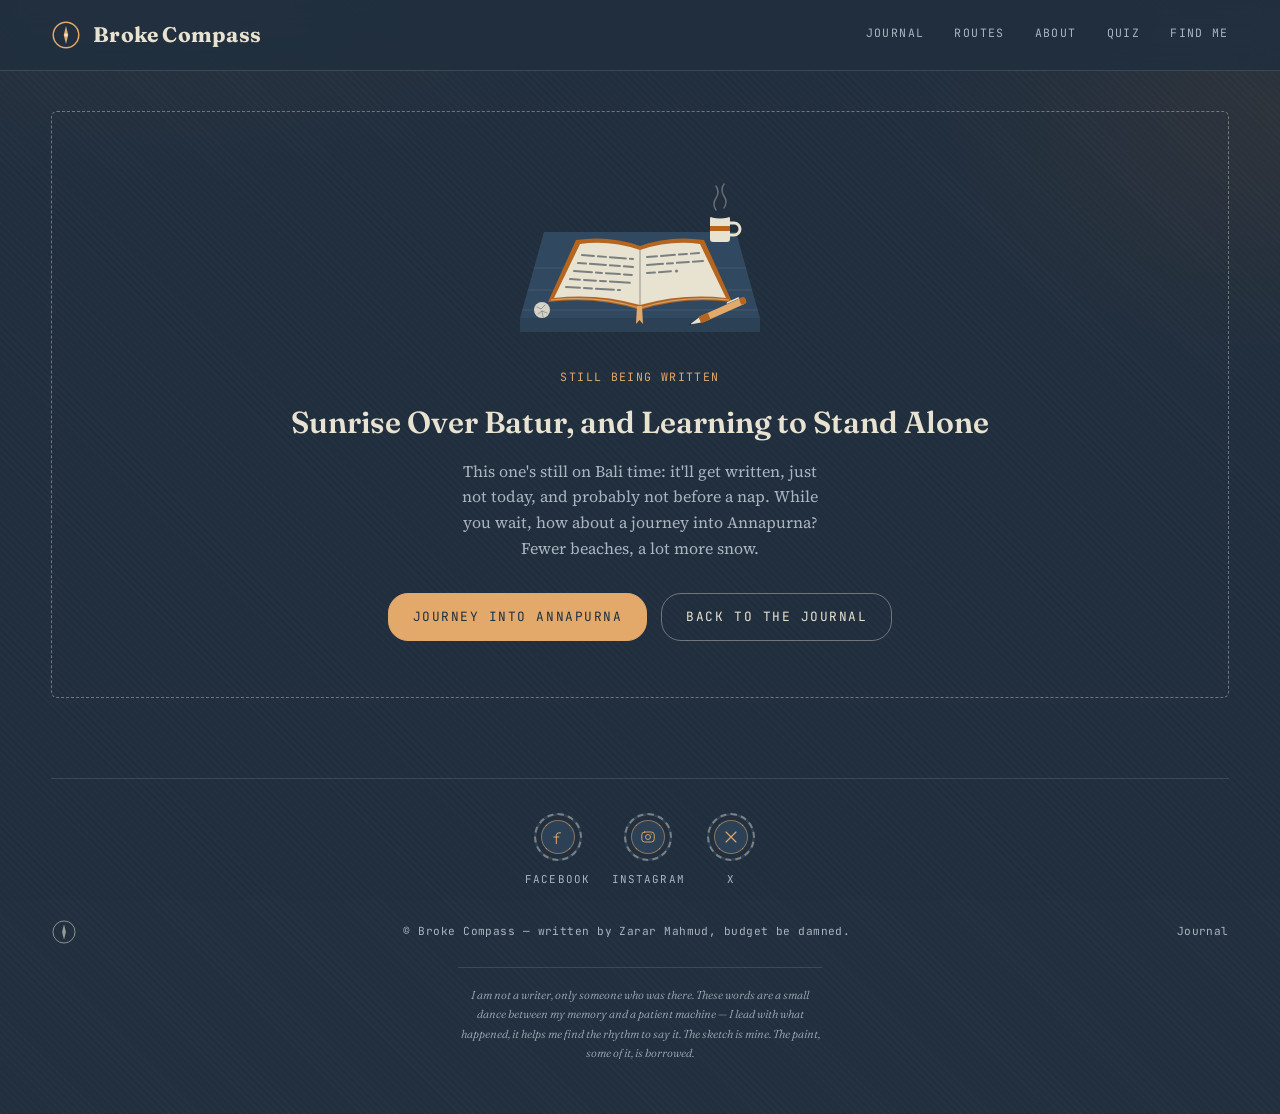
<file: posts/bali-photos/index.html>
<!DOCTYPE html>
<html lang="en">
<head>
<meta charset="UTF-8">
<meta name="viewport" content="width=device-width, initial-scale=1.0">
<title>Bali Photo Journal: Still Being Written — Broke Compass</title>
<meta name="description" content="Sunrise Over Batur, and Learning to Stand Alone. Still being written up. Meanwhile, read the Annapurna Base Camp trek diary.">
<!-- Placeholder until the journal is written up; replace this file with the real page. -->
<meta name="robots" content="noindex, follow">
<meta name="theme-color" content="#212f3f">

<link rel="icon" href="../../assets/icons/favicon.svg" type="image/svg+xml">
<link rel="icon" href="../../assets/icons/favicon-32.png" type="image/png" sizes="32x32">
<link rel="apple-touch-icon" href="../../assets/icons/apple-touch-icon.png">

<link rel="preconnect" href="https://fonts.googleapis.com">
<link rel="preconnect" href="https://fonts.gstatic.com" crossorigin>
<link href="https://fonts.googleapis.com/css2?family=Fraunces:opsz,wght@9..144,300;9..144,500;9..144,600;9..144,700&family=Source+Serif+4:ital,wght@0,400;0,500;0,600;1,400&family=JetBrains+Mono:wght@400;500;600&display=swap" rel="stylesheet">

<!-- Bootstrap first, so the site's own styles in main.css win any tie. -->
<link rel="stylesheet" href="https://cdn.jsdelivr.net/npm/bootstrap@5.3.8/dist/css/bootstrap.min.css" integrity="sha384-sRIl4kxILFvY47J16cr9ZwB07vP4J8+LH7qKQnuqkuIAvNWLzeN8tE5YBujZqJLB" crossorigin="anonymous">
<link rel="stylesheet" href="../../assets/css/main.css">
</head>
<body>

<a class="skip-link" href="#main">Skip to content</a>

<div class="container-fluid wrap">

  <!-- ============================ MASTHEAD ============================ -->
  <header class="nav">
    <div class="nav-row">
      <a href="../../index.html" class="brand">
        <svg class="icon" viewBox="0 0 40 40" aria-hidden="true" focusable="false">
          <circle cx="20" cy="20" r="17" stroke="currentColor" stroke-width="2"/>
          <path d="M20 8 L23 20 L20 32 L17 20 Z" fill="currentColor"/>
          <circle cx="20" cy="20" r="2.4" fill="#e8e2d1"/>
        </svg>
        Broke Compass
      </a>
      <nav class="nav-links label" aria-label="Sections">
        <a href="../../index.html#entries">Journal</a>
        <a href="../../index.html#routes">Routes</a>
        <a href="../../index.html#about">About</a>
        <a href="../../quiz/index.html">Quiz</a>
        <a href="#contact">Find Me</a>
      </nav>
    </div>
  </header>

  <main id="main">

  <!-- ========================= WORK IN PROGRESS ======================== -->
  <section class="lost-trail" aria-labelledby="wip-heading">
    <img class="lost-trail-art" src="../../assets/images/journal-wip.svg" alt="" width="240" height="180">
    <p class="lost-trail-kicker label">Still being written</p>
    <h1 class="lost-trail-title" id="wip-heading">Sunrise Over Batur, and Learning to Stand Alone</h1>
    <p class="lost-trail-message">This one's still on Bali time: it'll get written, just not today, and probably not before a nap. While you wait, how about a journey into Annapurna? Fewer beaches, a lot more snow.</p>
    <div class="lost-trail-actions">
      <a class="button" href="../abc-trek/index.html">Journey into Annapurna</a>
      <a class="button is-ghost" href="../../index.html#entries">Back to the journal</a>
    </div>
  </section>

  </main>
  <!-- ============================== FOOTER ============================= -->
  <footer class="site-footer" id="contact">
    <div class="social-row footer-socials">
      <a class="social-item" href="https://www.facebook.com/zarar.mahmud.26" target="_blank" rel="noopener noreferrer">
        <div class="social-badge">
          <svg class="icon" viewBox="0 0 48 48" stroke="currentColor" stroke-width="2.4" stroke-linecap="round" stroke-linejoin="round" aria-hidden="true" focusable="false">
            <path d="M20 40V20a6 6 0 0 1 6-6h4"/>
            <path d="M14 24h12"/>
          </svg>
        </div>
        <span class="social-label label">Facebook<span class="visually-hidden"> (opens in a new tab)</span></span>
      </a>
      <a class="social-item" href="https://www.instagram.com/zarar089/" target="_blank" rel="noopener noreferrer">
        <div class="social-badge">
          <svg class="icon" viewBox="0 0 48 48" stroke="currentColor" stroke-width="2.2" stroke-linecap="round" stroke-linejoin="round" aria-hidden="true" focusable="false">
            <rect x="9" y="12" width="30" height="24" rx="7"/>
            <circle cx="24" cy="24" r="6"/>
            <circle cx="32" cy="17" r="1.3" fill="currentColor" stroke="none"/>
          </svg>
        </div>
        <span class="social-label label">Instagram<span class="visually-hidden"> (opens in a new tab)</span></span>
      </a>
      <a class="social-item" href="https://x.com/zarar26896" target="_blank" rel="noopener noreferrer">
        <div class="social-badge">
          <svg class="icon" viewBox="0 0 48 48" stroke="currentColor" stroke-width="2.6" stroke-linecap="round" aria-hidden="true" focusable="false">
            <path d="M12 12 L36 36 M36 12 L12 36"/>
          </svg>
        </div>
        <span class="social-label label">X<span class="visually-hidden"> (opens in a new tab)</span></span>
      </a>
    </div>

    <div class="foot-row">
      <svg class="icon" viewBox="0 0 40 40" aria-hidden="true" focusable="false">
        <circle cx="20" cy="20" r="17" stroke="currentColor" stroke-width="1.4"/>
        <path d="M20 8 L23 20 L20 32 L17 20 Z" fill="currentColor"/>
      </svg>
      <div class="foot-note">© Broke Compass — written by Zarar Mahmud, budget be damned.</div>
      <div class="foot-note">Journal</div>
    </div>

    <p class="ai-note">I am not a writer, only someone who was there. These words are a small dance between my memory and a patient machine — I lead with what happened, it helps me find the rhythm to say it. The sketch is mine. The paint, some of it, is borrowed.</p>
  </footer>

</div>

</body>
</html>
</file>
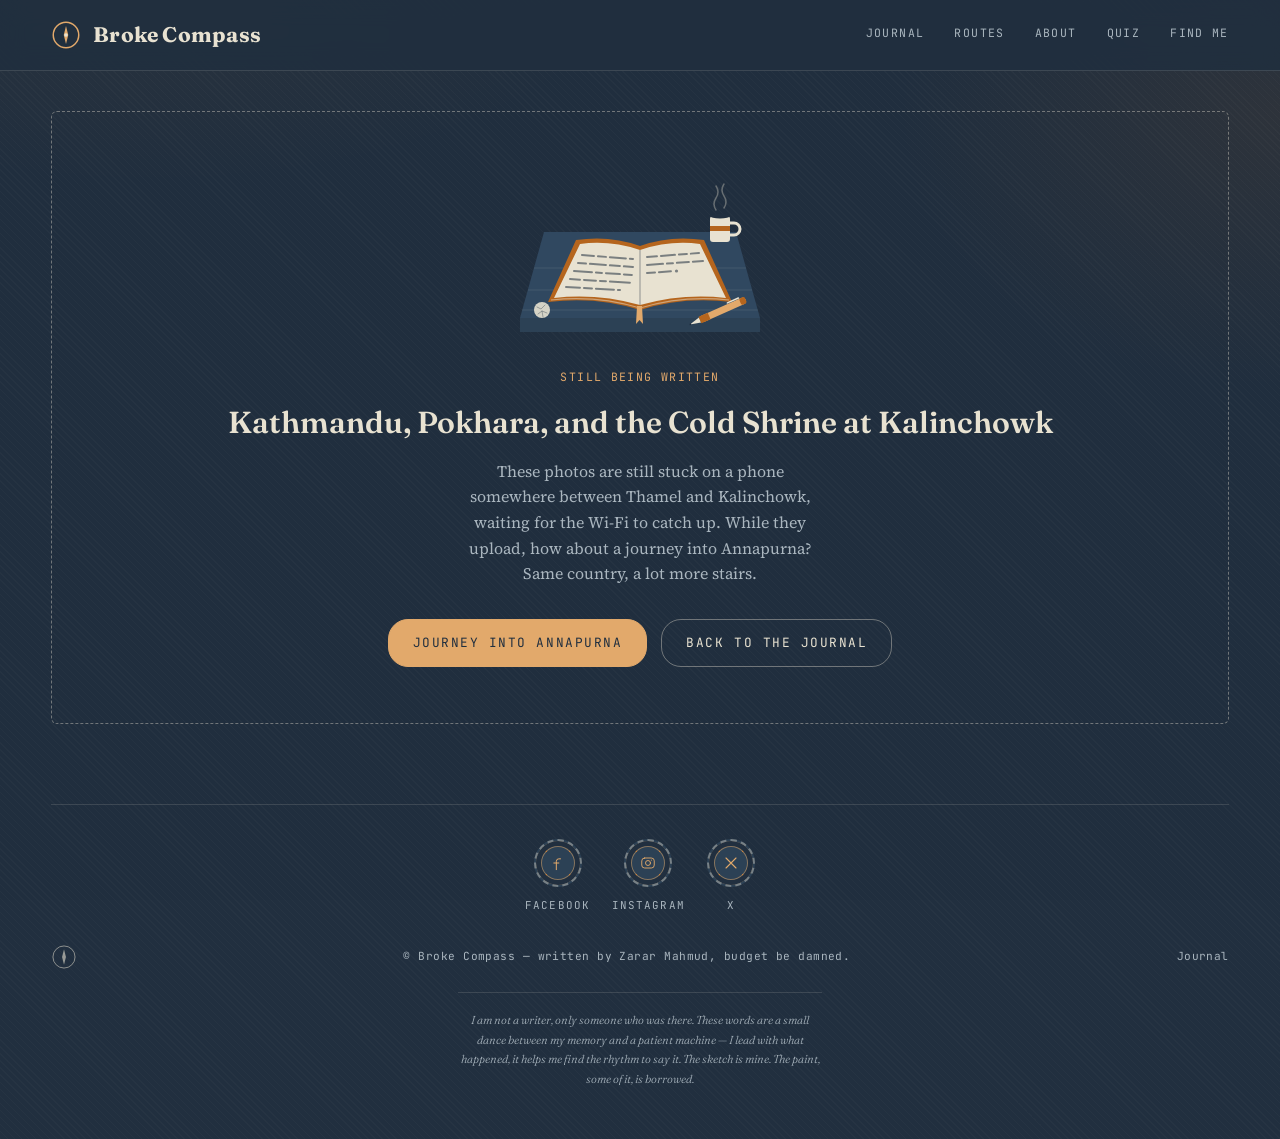
<file: posts/nepal-photos/index.html>
<!DOCTYPE html>
<html lang="en">
<head>
<meta charset="UTF-8">
<meta name="viewport" content="width=device-width, initial-scale=1.0">
<title>Nepal Photo Journal: Still Being Written — Broke Compass</title>
<meta name="description" content="Kathmandu, Pokhara, and the Cold Shrine at Kalinchowk. Still being written up. Meanwhile, read the Annapurna Base Camp trek diary.">
<!-- Placeholder until the journal is written up; replace this file with the real page. -->
<meta name="robots" content="noindex, follow">
<meta name="theme-color" content="#212f3f">

<link rel="icon" href="../../assets/icons/favicon.svg" type="image/svg+xml">
<link rel="icon" href="../../assets/icons/favicon-32.png" type="image/png" sizes="32x32">
<link rel="apple-touch-icon" href="../../assets/icons/apple-touch-icon.png">

<link rel="preconnect" href="https://fonts.googleapis.com">
<link rel="preconnect" href="https://fonts.gstatic.com" crossorigin>
<link href="https://fonts.googleapis.com/css2?family=Fraunces:opsz,wght@9..144,300;9..144,500;9..144,600;9..144,700&family=Source+Serif+4:ital,wght@0,400;0,500;0,600;1,400&family=JetBrains+Mono:wght@400;500;600&display=swap" rel="stylesheet">

<!-- Bootstrap first, so the site's own styles in main.css win any tie. -->
<link rel="stylesheet" href="https://cdn.jsdelivr.net/npm/bootstrap@5.3.8/dist/css/bootstrap.min.css" integrity="sha384-sRIl4kxILFvY47J16cr9ZwB07vP4J8+LH7qKQnuqkuIAvNWLzeN8tE5YBujZqJLB" crossorigin="anonymous">
<link rel="stylesheet" href="../../assets/css/main.css">
</head>
<body>

<a class="skip-link" href="#main">Skip to content</a>

<div class="container-fluid wrap">

  <!-- ============================ MASTHEAD ============================ -->
  <header class="nav">
    <div class="nav-row">
      <a href="../../index.html" class="brand">
        <svg class="icon" viewBox="0 0 40 40" aria-hidden="true" focusable="false">
          <circle cx="20" cy="20" r="17" stroke="currentColor" stroke-width="2"/>
          <path d="M20 8 L23 20 L20 32 L17 20 Z" fill="currentColor"/>
          <circle cx="20" cy="20" r="2.4" fill="#e8e2d1"/>
        </svg>
        Broke Compass
      </a>
      <nav class="nav-links label" aria-label="Sections">
        <a href="../../index.html#entries">Journal</a>
        <a href="../../index.html#routes">Routes</a>
        <a href="../../index.html#about">About</a>
        <a href="../../quiz/index.html">Quiz</a>
        <a href="#contact">Find Me</a>
      </nav>
    </div>
  </header>

  <main id="main">

  <!-- ========================= WORK IN PROGRESS ======================== -->
  <section class="lost-trail" aria-labelledby="wip-heading">
    <img class="lost-trail-art" src="../../assets/images/journal-wip.svg" alt="" width="240" height="180">
    <p class="lost-trail-kicker label">Still being written</p>
    <h1 class="lost-trail-title" id="wip-heading">Kathmandu, Pokhara, and the Cold Shrine at Kalinchowk</h1>
    <p class="lost-trail-message">These photos are still stuck on a phone somewhere between Thamel and Kalinchowk, waiting for the Wi-Fi to catch up. While they upload, how about a journey into Annapurna? Same country, a lot more stairs.</p>
    <div class="lost-trail-actions">
      <a class="button" href="../abc-trek/index.html">Journey into Annapurna</a>
      <a class="button is-ghost" href="../../index.html#entries">Back to the journal</a>
    </div>
  </section>

  </main>
  <!-- ============================== FOOTER ============================= -->
  <footer class="site-footer" id="contact">
    <div class="social-row footer-socials">
      <a class="social-item" href="https://www.facebook.com/zarar.mahmud.26" target="_blank" rel="noopener noreferrer">
        <div class="social-badge">
          <svg class="icon" viewBox="0 0 48 48" stroke="currentColor" stroke-width="2.4" stroke-linecap="round" stroke-linejoin="round" aria-hidden="true" focusable="false">
            <path d="M20 40V20a6 6 0 0 1 6-6h4"/>
            <path d="M14 24h12"/>
          </svg>
        </div>
        <span class="social-label label">Facebook<span class="visually-hidden"> (opens in a new tab)</span></span>
      </a>
      <a class="social-item" href="https://www.instagram.com/zarar089/" target="_blank" rel="noopener noreferrer">
        <div class="social-badge">
          <svg class="icon" viewBox="0 0 48 48" stroke="currentColor" stroke-width="2.2" stroke-linecap="round" stroke-linejoin="round" aria-hidden="true" focusable="false">
            <rect x="9" y="12" width="30" height="24" rx="7"/>
            <circle cx="24" cy="24" r="6"/>
            <circle cx="32" cy="17" r="1.3" fill="currentColor" stroke="none"/>
          </svg>
        </div>
        <span class="social-label label">Instagram<span class="visually-hidden"> (opens in a new tab)</span></span>
      </a>
      <a class="social-item" href="https://x.com/zarar26896" target="_blank" rel="noopener noreferrer">
        <div class="social-badge">
          <svg class="icon" viewBox="0 0 48 48" stroke="currentColor" stroke-width="2.6" stroke-linecap="round" aria-hidden="true" focusable="false">
            <path d="M12 12 L36 36 M36 12 L12 36"/>
          </svg>
        </div>
        <span class="social-label label">X<span class="visually-hidden"> (opens in a new tab)</span></span>
      </a>
    </div>

    <div class="foot-row">
      <svg class="icon" viewBox="0 0 40 40" aria-hidden="true" focusable="false">
        <circle cx="20" cy="20" r="17" stroke="currentColor" stroke-width="1.4"/>
        <path d="M20 8 L23 20 L20 32 L17 20 Z" fill="currentColor"/>
      </svg>
      <div class="foot-note">© Broke Compass — written by Zarar Mahmud, budget be damned.</div>
      <div class="foot-note">Journal</div>
    </div>

    <p class="ai-note">I am not a writer, only someone who was there. These words are a small dance between my memory and a patient machine — I lead with what happened, it helps me find the rhythm to say it. The sketch is mine. The paint, some of it, is borrowed.</p>
  </footer>

</div>

</body>
</html>
</file>
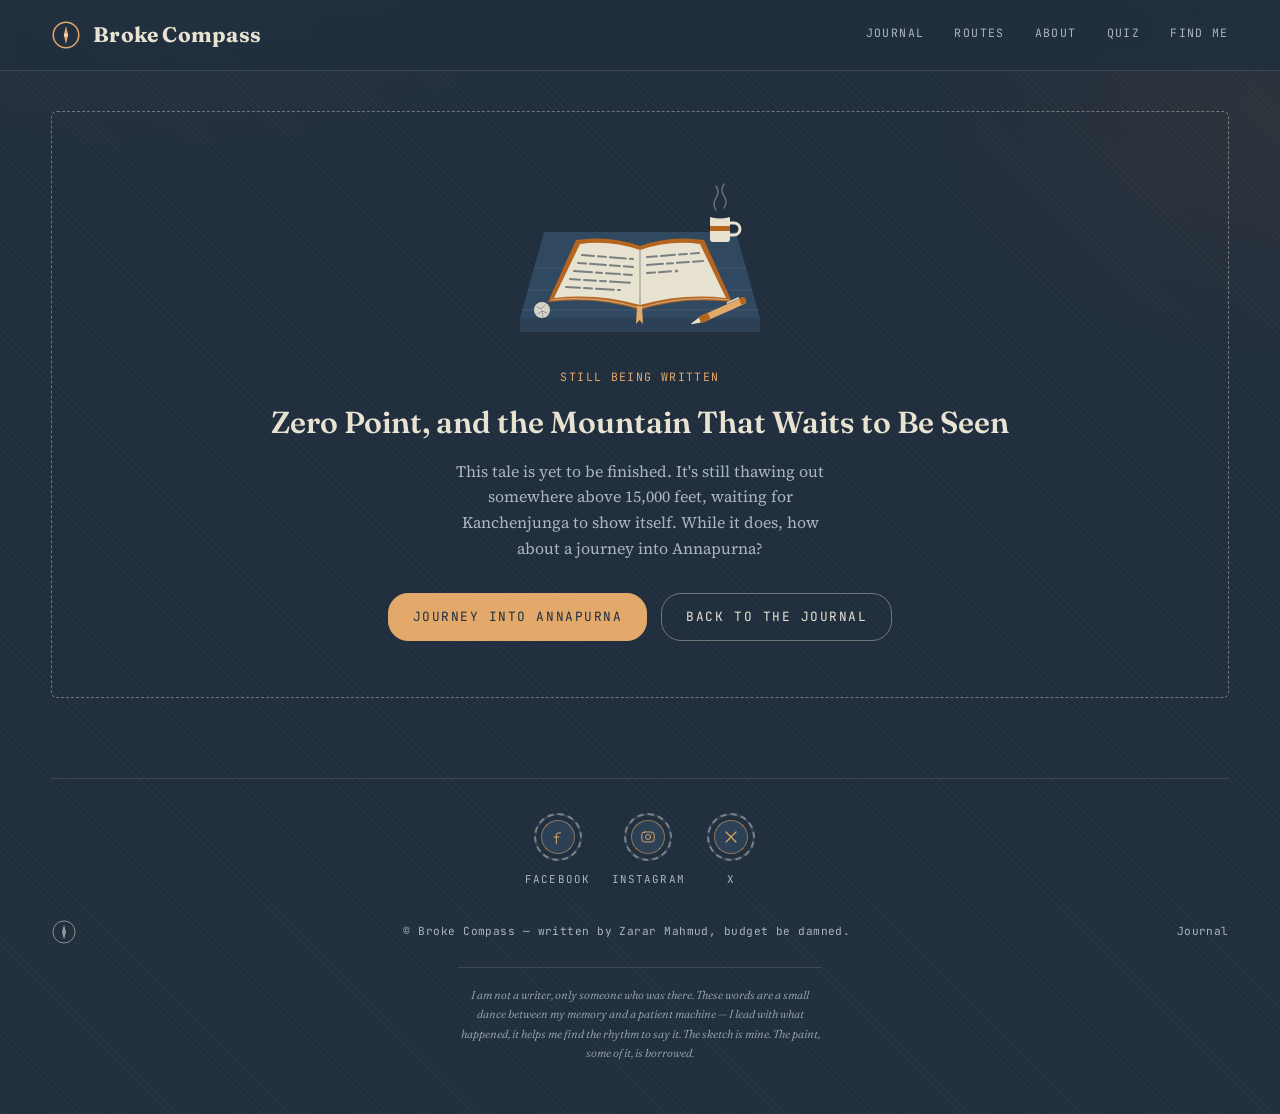
<file: posts/sikkim/index.html>
<!DOCTYPE html>
<html lang="en">
<head>
<meta charset="UTF-8">
<meta name="viewport" content="width=device-width, initial-scale=1.0">
<title>Sikkim: Still Being Written — Broke Compass</title>
<meta name="description" content="Zero Point, and the Mountain That Waits to Be Seen. Still being written up. Meanwhile, read the Annapurna Base Camp trek diary.">
<!-- Placeholder until the journal is written up; replace this file with the real page. -->
<meta name="robots" content="noindex, follow">
<meta name="theme-color" content="#212f3f">

<link rel="icon" href="../../assets/icons/favicon.svg" type="image/svg+xml">
<link rel="icon" href="../../assets/icons/favicon-32.png" type="image/png" sizes="32x32">
<link rel="apple-touch-icon" href="../../assets/icons/apple-touch-icon.png">

<link rel="preconnect" href="https://fonts.googleapis.com">
<link rel="preconnect" href="https://fonts.gstatic.com" crossorigin>
<link href="https://fonts.googleapis.com/css2?family=Fraunces:opsz,wght@9..144,300;9..144,500;9..144,600;9..144,700&family=Source+Serif+4:ital,wght@0,400;0,500;0,600;1,400&family=JetBrains+Mono:wght@400;500;600&display=swap" rel="stylesheet">

<!-- Bootstrap first, so the site's own styles in main.css win any tie. -->
<link rel="stylesheet" href="https://cdn.jsdelivr.net/npm/bootstrap@5.3.8/dist/css/bootstrap.min.css" integrity="sha384-sRIl4kxILFvY47J16cr9ZwB07vP4J8+LH7qKQnuqkuIAvNWLzeN8tE5YBujZqJLB" crossorigin="anonymous">
<link rel="stylesheet" href="../../assets/css/main.css">
</head>
<body>

<a class="skip-link" href="#main">Skip to content</a>

<div class="container-fluid wrap">

  <!-- ============================ MASTHEAD ============================ -->
  <header class="nav">
    <div class="nav-row">
      <a href="../../index.html" class="brand">
        <svg class="icon" viewBox="0 0 40 40" aria-hidden="true" focusable="false">
          <circle cx="20" cy="20" r="17" stroke="currentColor" stroke-width="2"/>
          <path d="M20 8 L23 20 L20 32 L17 20 Z" fill="currentColor"/>
          <circle cx="20" cy="20" r="2.4" fill="#e8e2d1"/>
        </svg>
        Broke Compass
      </a>
      <nav class="nav-links label" aria-label="Sections">
        <a href="../../index.html#entries">Journal</a>
        <a href="../../index.html#routes">Routes</a>
        <a href="../../index.html#about">About</a>
        <a href="../../quiz/index.html">Quiz</a>
        <a href="#contact">Find Me</a>
      </nav>
    </div>
  </header>

  <main id="main">

  <!-- ========================= WORK IN PROGRESS ======================== -->
  <section class="lost-trail" aria-labelledby="wip-heading">
    <img class="lost-trail-art" src="../../assets/images/journal-wip.svg" alt="" width="240" height="180">
    <p class="lost-trail-kicker label">Still being written</p>
    <h1 class="lost-trail-title" id="wip-heading">Zero Point, and the Mountain That Waits to Be Seen</h1>
    <p class="lost-trail-message">This tale is yet to be finished. It's still thawing out somewhere above 15,000 feet, waiting for Kanchenjunga to show itself. While it does, how about a journey into Annapurna?</p>
    <div class="lost-trail-actions">
      <a class="button" href="../abc-trek/index.html">Journey into Annapurna</a>
      <a class="button is-ghost" href="../../index.html#entries">Back to the journal</a>
    </div>
  </section>

  </main>
  <!-- ============================== FOOTER ============================= -->
  <footer class="site-footer" id="contact">
    <div class="social-row footer-socials">
      <a class="social-item" href="https://www.facebook.com/zarar.mahmud.26" target="_blank" rel="noopener noreferrer">
        <div class="social-badge">
          <svg class="icon" viewBox="0 0 48 48" stroke="currentColor" stroke-width="2.4" stroke-linecap="round" stroke-linejoin="round" aria-hidden="true" focusable="false">
            <path d="M20 40V20a6 6 0 0 1 6-6h4"/>
            <path d="M14 24h12"/>
          </svg>
        </div>
        <span class="social-label label">Facebook<span class="visually-hidden"> (opens in a new tab)</span></span>
      </a>
      <a class="social-item" href="https://www.instagram.com/zarar089/" target="_blank" rel="noopener noreferrer">
        <div class="social-badge">
          <svg class="icon" viewBox="0 0 48 48" stroke="currentColor" stroke-width="2.2" stroke-linecap="round" stroke-linejoin="round" aria-hidden="true" focusable="false">
            <rect x="9" y="12" width="30" height="24" rx="7"/>
            <circle cx="24" cy="24" r="6"/>
            <circle cx="32" cy="17" r="1.3" fill="currentColor" stroke="none"/>
          </svg>
        </div>
        <span class="social-label label">Instagram<span class="visually-hidden"> (opens in a new tab)</span></span>
      </a>
      <a class="social-item" href="https://x.com/zarar26896" target="_blank" rel="noopener noreferrer">
        <div class="social-badge">
          <svg class="icon" viewBox="0 0 48 48" stroke="currentColor" stroke-width="2.6" stroke-linecap="round" aria-hidden="true" focusable="false">
            <path d="M12 12 L36 36 M36 12 L12 36"/>
          </svg>
        </div>
        <span class="social-label label">X<span class="visually-hidden"> (opens in a new tab)</span></span>
      </a>
    </div>

    <div class="foot-row">
      <svg class="icon" viewBox="0 0 40 40" aria-hidden="true" focusable="false">
        <circle cx="20" cy="20" r="17" stroke="currentColor" stroke-width="1.4"/>
        <path d="M20 8 L23 20 L20 32 L17 20 Z" fill="currentColor"/>
      </svg>
      <div class="foot-note">© Broke Compass — written by Zarar Mahmud, budget be damned.</div>
      <div class="foot-note">Journal</div>
    </div>

    <p class="ai-note">I am not a writer, only someone who was there. These words are a small dance between my memory and a patient machine — I lead with what happened, it helps me find the rhythm to say it. The sketch is mine. The paint, some of it, is borrowed.</p>
  </footer>

</div>

</body>
</html>
</file>
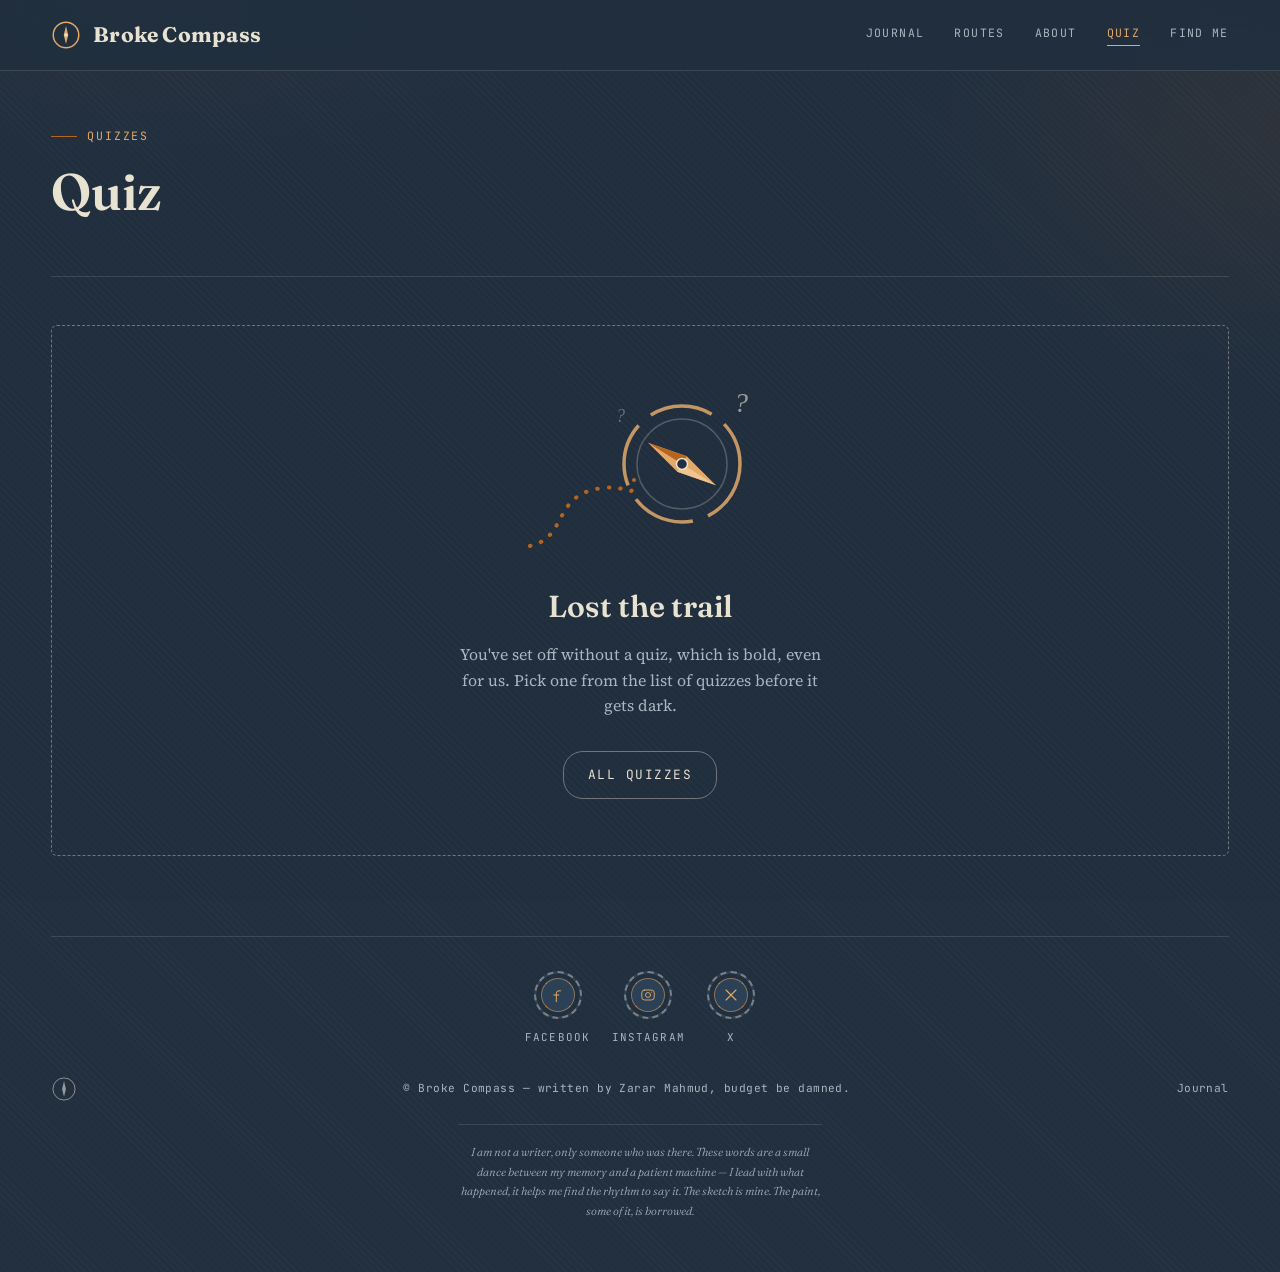
<file: quiz/play.html>
<!DOCTYPE html>
<html lang="en">
<head>
<meta charset="UTF-8">
<meta name="viewport" content="width=device-width, initial-scale=1.0">
<title>Quiz — Broke Compass</title>
<meta name="description" content="What kind of mountain lover are you? Fifteen questions from Broke Compass, one honest answer, and a postcard to keep.">
<meta name="author" content="Zarar Mahmud">
<meta name="robots" content="noindex, follow">
<meta name="theme-color" content="#212f3f">

<link rel="icon" href="../assets/icons/favicon.svg" type="image/svg+xml">
<link rel="icon" href="../assets/icons/favicon-32.png" type="image/png" sizes="32x32">
<link rel="apple-touch-icon" href="../assets/icons/apple-touch-icon.png">

<!-- Social previews (Open Graph: Facebook, WhatsApp, LinkedIn; Twitter/X card) -->
<meta property="og:type" content="website">
<meta property="og:site_name" content="Broke Compass">
<meta property="og:locale" content="en_US">
<meta property="og:title" content="Quiz — Broke Compass">
<meta property="og:description" content="What kind of mountain lover are you? Fifteen questions from Broke Compass, one honest answer, and a postcard to keep.">
<meta property="og:url" content="https://broke-compass.netlify.app/quiz/">
<meta property="og:image" content="https://broke-compass.netlify.app/assets/images/og-card.png">
<meta property="og:image:width" content="1200">
<meta property="og:image:height" content="630">
<meta property="og:image:alt" content="Broke Compass — a brass compass beside the words: Planned like it matters. Spent like it doesn't.">
<meta name="twitter:card" content="summary_large_image">
<meta name="twitter:creator" content="@zarar26896">
<meta name="twitter:title" content="Quiz — Broke Compass">
<meta name="twitter:description" content="What kind of mountain lover are you? Fifteen questions from Broke Compass, one honest answer, and a postcard to keep.">
<meta name="twitter:image" content="https://broke-compass.netlify.app/assets/images/og-card.png">

<link rel="preconnect" href="https://fonts.googleapis.com">
<link rel="preconnect" href="https://fonts.gstatic.com" crossorigin>
<link href="https://fonts.googleapis.com/css2?family=Fraunces:opsz,wght@9..144,300;9..144,500;9..144,600;9..144,700&family=Source+Serif+4:ital,wght@0,400;0,500;0,600;1,400&family=JetBrains+Mono:wght@400;500;600&display=swap" rel="stylesheet">

<!-- Bootstrap first, so the site's own styles in main.css win any tie. -->
<link rel="stylesheet" href="https://cdn.jsdelivr.net/npm/bootstrap@5.3.8/dist/css/bootstrap.min.css" integrity="sha384-sRIl4kxILFvY47J16cr9ZwB07vP4J8+LH7qKQnuqkuIAvNWLzeN8tE5YBujZqJLB" crossorigin="anonymous">
<link rel="stylesheet" href="../assets/css/main.css">
</head>
<body>

<a class="skip-link" href="#main">Skip to content</a>

<div class="container-fluid wrap">

  <!-- ============================ MASTHEAD ============================ -->
  <header class="nav">
    <div class="nav-row">
      <a href="../index.html" class="brand">
        <svg class="icon" viewBox="0 0 40 40" aria-hidden="true" focusable="false">
          <circle cx="20" cy="20" r="17" stroke="currentColor" stroke-width="2"/>
          <path d="M20 8 L23 20 L20 32 L17 20 Z" fill="currentColor"/>
          <circle cx="20" cy="20" r="2.4" fill="#e8e2d1"/>
        </svg>
        Broke Compass
      </a>
      <nav class="nav-links label" aria-label="Sections">
        <a href="../index.html#entries">Journal</a>
        <a href="../index.html#routes">Routes</a>
        <a href="../index.html#about">About</a>
        <a href="index.html" aria-current="page">Quiz</a>
        <a href="#contact">Find Me</a>
      </nav>
    </div>
  </header>

  <main id="main">

  <!-- ============================ QUIZ HEADER =========================== -->
  <section class="post-head">
    <p class="eyebrow label"><a href="index.html">Quizzes</a></p>
    <h1 class="post-title" data-quiz-title>Quiz</h1>
  </section>

  <!-- ============================= QUESTIONS ============================ -->
  <div class="quiz-panel">
    <div class="quiz-loader" role="status" data-quiz-loader>
      <img class="quiz-loader-compass" src="../assets/images/compass.svg" alt="" width="112" height="112">
      <p class="quiz-loader-label label" data-quiz-loader-label>Loading the quiz…</p>
    </div>

    <div class="lost-trail" data-quiz-empty hidden>
      <img class="lost-trail-art" src="../assets/images/compass-lost.svg" alt="" width="240" height="180">
      <p class="lost-trail-title">Lost the trail</p>
      <p class="lost-trail-message" role="alert" data-quiz-empty-message></p>
      <div class="lost-trail-actions">
        <button type="button" class="button" data-quiz-retry>Try again</button>
        <a class="button is-ghost" href="index.html">All quizzes</a>
      </div>
    </div>

    <form class="quiz-form" data-quiz-form novalidate hidden>
      <div class="quiz-progress">
        <p class="quiz-progress-label label" id="quiz-progress-label" data-progress-label></p>
        <progress data-progress aria-labelledby="quiz-progress-label"></progress>
      </div>

      <fieldset class="quiz-fieldset" aria-describedby="quiz-answer-error">
        <legend><h2 class="quiz-question" tabindex="-1" data-question></h2></legend>
        <div class="quiz-options" data-options></div>
        <p class="quiz-answer-error" id="quiz-answer-error" role="alert" data-answer-error hidden></p>
      </fieldset>

      <div class="quiz-actions">
        <button type="button" class="button is-ghost" data-back>Previous question</button>
        <button type="submit" class="button" data-next>Next question</button>
      </div>
    </form>
  </div>

  </main>

  <!-- ============================== FOOTER ============================= -->
  <footer class="site-footer" id="contact">
    <div class="social-row footer-socials">
      <a class="social-item" href="https://www.facebook.com/zarar.mahmud.26" target="_blank" rel="noopener noreferrer">
        <div class="social-badge">
          <svg class="icon" viewBox="0 0 48 48" stroke="currentColor" stroke-width="2.4" stroke-linecap="round" stroke-linejoin="round" aria-hidden="true" focusable="false">
            <path d="M20 40V20a6 6 0 0 1 6-6h4"/>
            <path d="M14 24h12"/>
          </svg>
        </div>
        <span class="social-label label">Facebook<span class="visually-hidden"> (opens in a new tab)</span></span>
      </a>
      <a class="social-item" href="https://www.instagram.com/zarar089/" target="_blank" rel="noopener noreferrer">
        <div class="social-badge">
          <svg class="icon" viewBox="0 0 48 48" stroke="currentColor" stroke-width="2.2" stroke-linecap="round" stroke-linejoin="round" aria-hidden="true" focusable="false">
            <rect x="9" y="12" width="30" height="24" rx="7"/>
            <circle cx="24" cy="24" r="6"/>
            <circle cx="32" cy="17" r="1.3" fill="currentColor" stroke="none"/>
          </svg>
        </div>
        <span class="social-label label">Instagram<span class="visually-hidden"> (opens in a new tab)</span></span>
      </a>
      <a class="social-item" href="https://x.com/zarar26896" target="_blank" rel="noopener noreferrer">
        <div class="social-badge">
          <svg class="icon" viewBox="0 0 48 48" stroke="currentColor" stroke-width="2.6" stroke-linecap="round" aria-hidden="true" focusable="false">
            <path d="M12 12 L36 36 M36 12 L12 36"/>
          </svg>
        </div>
        <span class="social-label label">X<span class="visually-hidden"> (opens in a new tab)</span></span>
      </a>
    </div>

    <div class="foot-row">
      <svg class="icon" viewBox="0 0 40 40" aria-hidden="true" focusable="false">
        <circle cx="20" cy="20" r="17" stroke="currentColor" stroke-width="1.4"/>
        <path d="M20 8 L23 20 L20 32 L17 20 Z" fill="currentColor"/>
      </svg>
      <div class="foot-note">© Broke Compass — written by Zarar Mahmud, budget be damned.</div>
      <div class="foot-note">Journal</div>
    </div>

    <p class="ai-note">I am not a writer, only someone who was there. These words are a small dance between my memory and a patient machine — I lead with what happened, it helps me find the rhythm to say it. The sketch is mine. The paint, some of it, is borrowed.</p>
  </footer>

</div>

<script type="module" src="../assets/js/quiz/play.js"></script>

</body>
</html>
</file>
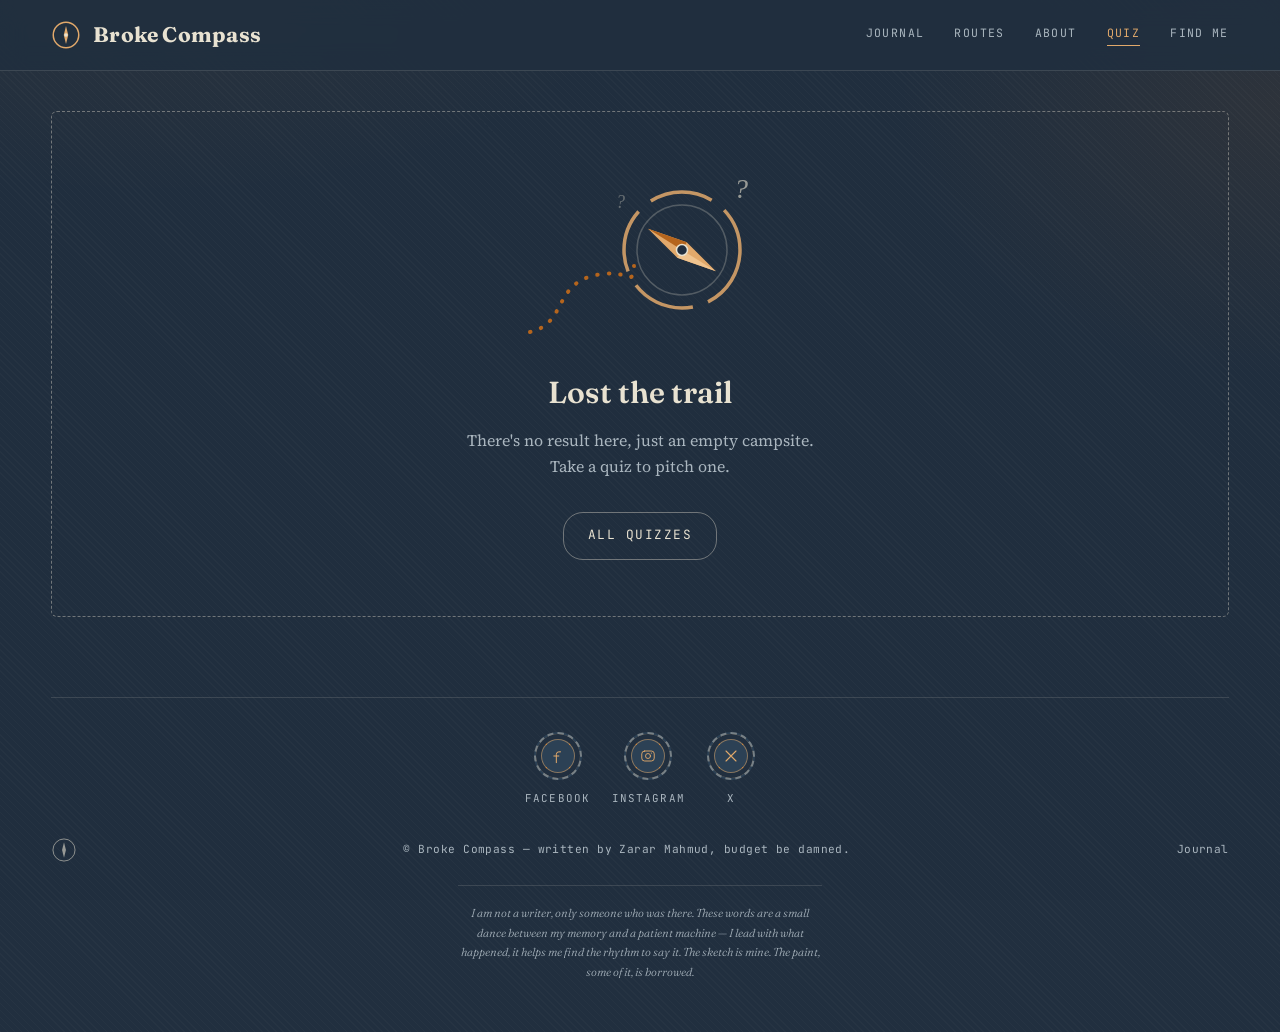
<file: quiz/result.html>
<!DOCTYPE html>
<html lang="en">
<head>
<meta charset="UTF-8">
<meta name="viewport" content="width=device-width, initial-scale=1.0">
<title>Your Quiz Result — Broke Compass</title>
<meta name="description" content="What kind of mountain lover are you? Fifteen questions from Broke Compass, one honest answer, and a postcard to keep.">
<meta name="author" content="Zarar Mahmud">
<meta name="robots" content="noindex, follow">
<meta name="theme-color" content="#212f3f">

<link rel="icon" href="../assets/icons/favicon.svg" type="image/svg+xml">
<link rel="icon" href="../assets/icons/favicon-32.png" type="image/png" sizes="32x32">
<link rel="apple-touch-icon" href="../assets/icons/apple-touch-icon.png">

<!-- Social previews (Open Graph: Facebook, WhatsApp, LinkedIn; Twitter/X card) -->
<meta property="og:type" content="website">
<meta property="og:site_name" content="Broke Compass">
<meta property="og:locale" content="en_US">
<meta property="og:title" content="Your Quiz Result — Broke Compass">
<meta property="og:description" content="What kind of mountain lover are you? Fifteen questions from Broke Compass, one honest answer, and a postcard to keep.">
<meta property="og:url" content="https://broke-compass.netlify.app/quiz/">
<meta property="og:image" content="https://broke-compass.netlify.app/assets/images/og-card.png">
<meta property="og:image:width" content="1200">
<meta property="og:image:height" content="630">
<meta property="og:image:alt" content="Broke Compass — a brass compass beside the words: Planned like it matters. Spent like it doesn't.">
<meta name="twitter:card" content="summary_large_image">
<meta name="twitter:creator" content="@zarar26896">
<meta name="twitter:title" content="Your Quiz Result — Broke Compass">
<meta name="twitter:description" content="What kind of mountain lover are you? Fifteen questions from Broke Compass, one honest answer, and a postcard to keep.">
<meta name="twitter:image" content="https://broke-compass.netlify.app/assets/images/og-card.png">

<link rel="preconnect" href="https://fonts.googleapis.com">
<link rel="preconnect" href="https://fonts.gstatic.com" crossorigin>
<link href="https://fonts.googleapis.com/css2?family=Fraunces:opsz,wght@9..144,300;9..144,500;9..144,600;9..144,700&family=Source+Serif+4:ital,wght@0,400;0,500;0,600;1,400&family=JetBrains+Mono:wght@400;500;600&display=swap" rel="stylesheet">

<!-- Bootstrap first, so the site's own styles in main.css win any tie. -->
<link rel="stylesheet" href="https://cdn.jsdelivr.net/npm/bootstrap@5.3.8/dist/css/bootstrap.min.css" integrity="sha384-sRIl4kxILFvY47J16cr9ZwB07vP4J8+LH7qKQnuqkuIAvNWLzeN8tE5YBujZqJLB" crossorigin="anonymous">
<link rel="stylesheet" href="../assets/css/main.css">
</head>
<body>

<a class="skip-link" href="#main">Skip to content</a>

<div class="container-fluid wrap">

  <!-- ============================ MASTHEAD ============================ -->
  <header class="nav">
    <div class="nav-row">
      <a href="../index.html" class="brand">
        <svg class="icon" viewBox="0 0 40 40" aria-hidden="true" focusable="false">
          <circle cx="20" cy="20" r="17" stroke="currentColor" stroke-width="2"/>
          <path d="M20 8 L23 20 L20 32 L17 20 Z" fill="currentColor"/>
          <circle cx="20" cy="20" r="2.4" fill="#e8e2d1"/>
        </svg>
        Broke Compass
      </a>
      <nav class="nav-links label" aria-label="Sections">
        <a href="../index.html#entries">Journal</a>
        <a href="../index.html#routes">Routes</a>
        <a href="../index.html#about">About</a>
        <a href="index.html" aria-current="page">Quiz</a>
        <a href="#contact">Find Me</a>
      </nav>
    </div>
  </header>

  <main id="main">

  <div class="quiz-loader" role="status" data-quiz-loader>
    <img class="quiz-loader-compass" src="../assets/images/compass.svg" alt="" width="112" height="112">
    <p class="quiz-loader-label label" data-quiz-loader-label>Loading your result…</p>
  </div>

  <div class="lost-trail" data-quiz-empty hidden>
    <img class="lost-trail-art" src="../assets/images/compass-lost.svg" alt="" width="240" height="180">
    <p class="lost-trail-title">Lost the trail</p>
    <p class="lost-trail-message" role="alert" data-quiz-empty-message></p>
    <div class="lost-trail-actions">
      <button type="button" class="button" data-quiz-retry>Try again</button>
      <a class="button is-ghost" href="index.html">All quizzes</a>
    </div>
  </div>

  <!-- =============================== RESULT ============================= -->
  <article class="quiz-result" data-result hidden>
    <figure class="quiz-result-figure">
      <img data-result-image alt="" width="1408" height="768">
    </figure>
    <div class="quiz-result-body">
      <p class="eyebrow label"><span>Your result · <span data-result-kicker></span></span></p>
      <h1 class="post-title" data-result-title></h1>
      <p class="quiz-result-description" data-result-description></p>
      <div class="quiz-actions">
        <a class="button is-ghost" href="index.html" data-retake>Retake the quiz</a>
        <a class="button is-ghost" href="index.html">More quizzes</a>
      </div>
    </div>
  </article>

  <!-- ============================== POSTCARD ============================ -->
  <section class="quiz-postcard" aria-labelledby="postcard-heading" data-postcard hidden>
    <div class="section-head">
      <h2 id="postcard-heading">Send it as a postcard</h2>
    </div>
    <p class="section-lede">Your result, written up as a postcard. Save it and post it wherever you like, or share it straight from your phone.</p>

    <img class="quiz-postcard-preview" data-postcard-preview alt="">

    <div class="quiz-actions">
      <a class="button" data-postcard-download>Download postcard</a>
      <button type="button" class="button is-ghost" data-postcard-share hidden>Share postcard</button>
      <button type="button" class="button is-ghost" data-copy-link>Copy quiz link</button>
    </div>
    <p class="quiz-action-status" role="status" data-action-status></p>
  </section>

  </main>

  <!-- ============================== FOOTER ============================= -->
  <footer class="site-footer" id="contact">
    <div class="social-row footer-socials">
      <a class="social-item" href="https://www.facebook.com/zarar.mahmud.26" target="_blank" rel="noopener noreferrer">
        <div class="social-badge">
          <svg class="icon" viewBox="0 0 48 48" stroke="currentColor" stroke-width="2.4" stroke-linecap="round" stroke-linejoin="round" aria-hidden="true" focusable="false">
            <path d="M20 40V20a6 6 0 0 1 6-6h4"/>
            <path d="M14 24h12"/>
          </svg>
        </div>
        <span class="social-label label">Facebook<span class="visually-hidden"> (opens in a new tab)</span></span>
      </a>
      <a class="social-item" href="https://www.instagram.com/zarar089/" target="_blank" rel="noopener noreferrer">
        <div class="social-badge">
          <svg class="icon" viewBox="0 0 48 48" stroke="currentColor" stroke-width="2.2" stroke-linecap="round" stroke-linejoin="round" aria-hidden="true" focusable="false">
            <rect x="9" y="12" width="30" height="24" rx="7"/>
            <circle cx="24" cy="24" r="6"/>
            <circle cx="32" cy="17" r="1.3" fill="currentColor" stroke="none"/>
          </svg>
        </div>
        <span class="social-label label">Instagram<span class="visually-hidden"> (opens in a new tab)</span></span>
      </a>
      <a class="social-item" href="https://x.com/zarar26896" target="_blank" rel="noopener noreferrer">
        <div class="social-badge">
          <svg class="icon" viewBox="0 0 48 48" stroke="currentColor" stroke-width="2.6" stroke-linecap="round" aria-hidden="true" focusable="false">
            <path d="M12 12 L36 36 M36 12 L12 36"/>
          </svg>
        </div>
        <span class="social-label label">X<span class="visually-hidden"> (opens in a new tab)</span></span>
      </a>
    </div>

    <div class="foot-row">
      <svg class="icon" viewBox="0 0 40 40" aria-hidden="true" focusable="false">
        <circle cx="20" cy="20" r="17" stroke="currentColor" stroke-width="1.4"/>
        <path d="M20 8 L23 20 L20 32 L17 20 Z" fill="currentColor"/>
      </svg>
      <div class="foot-note">© Broke Compass — written by Zarar Mahmud, budget be damned.</div>
      <div class="foot-note">Journal</div>
    </div>

    <p class="ai-note">I am not a writer, only someone who was there. These words are a small dance between my memory and a patient machine — I lead with what happened, it helps me find the rhythm to say it. The sketch is mine. The paint, some of it, is borrowed.</p>
  </footer>

</div>

<script type="module" src="../assets/js/quiz/result.js"></script>

</body>
</html>
</file>
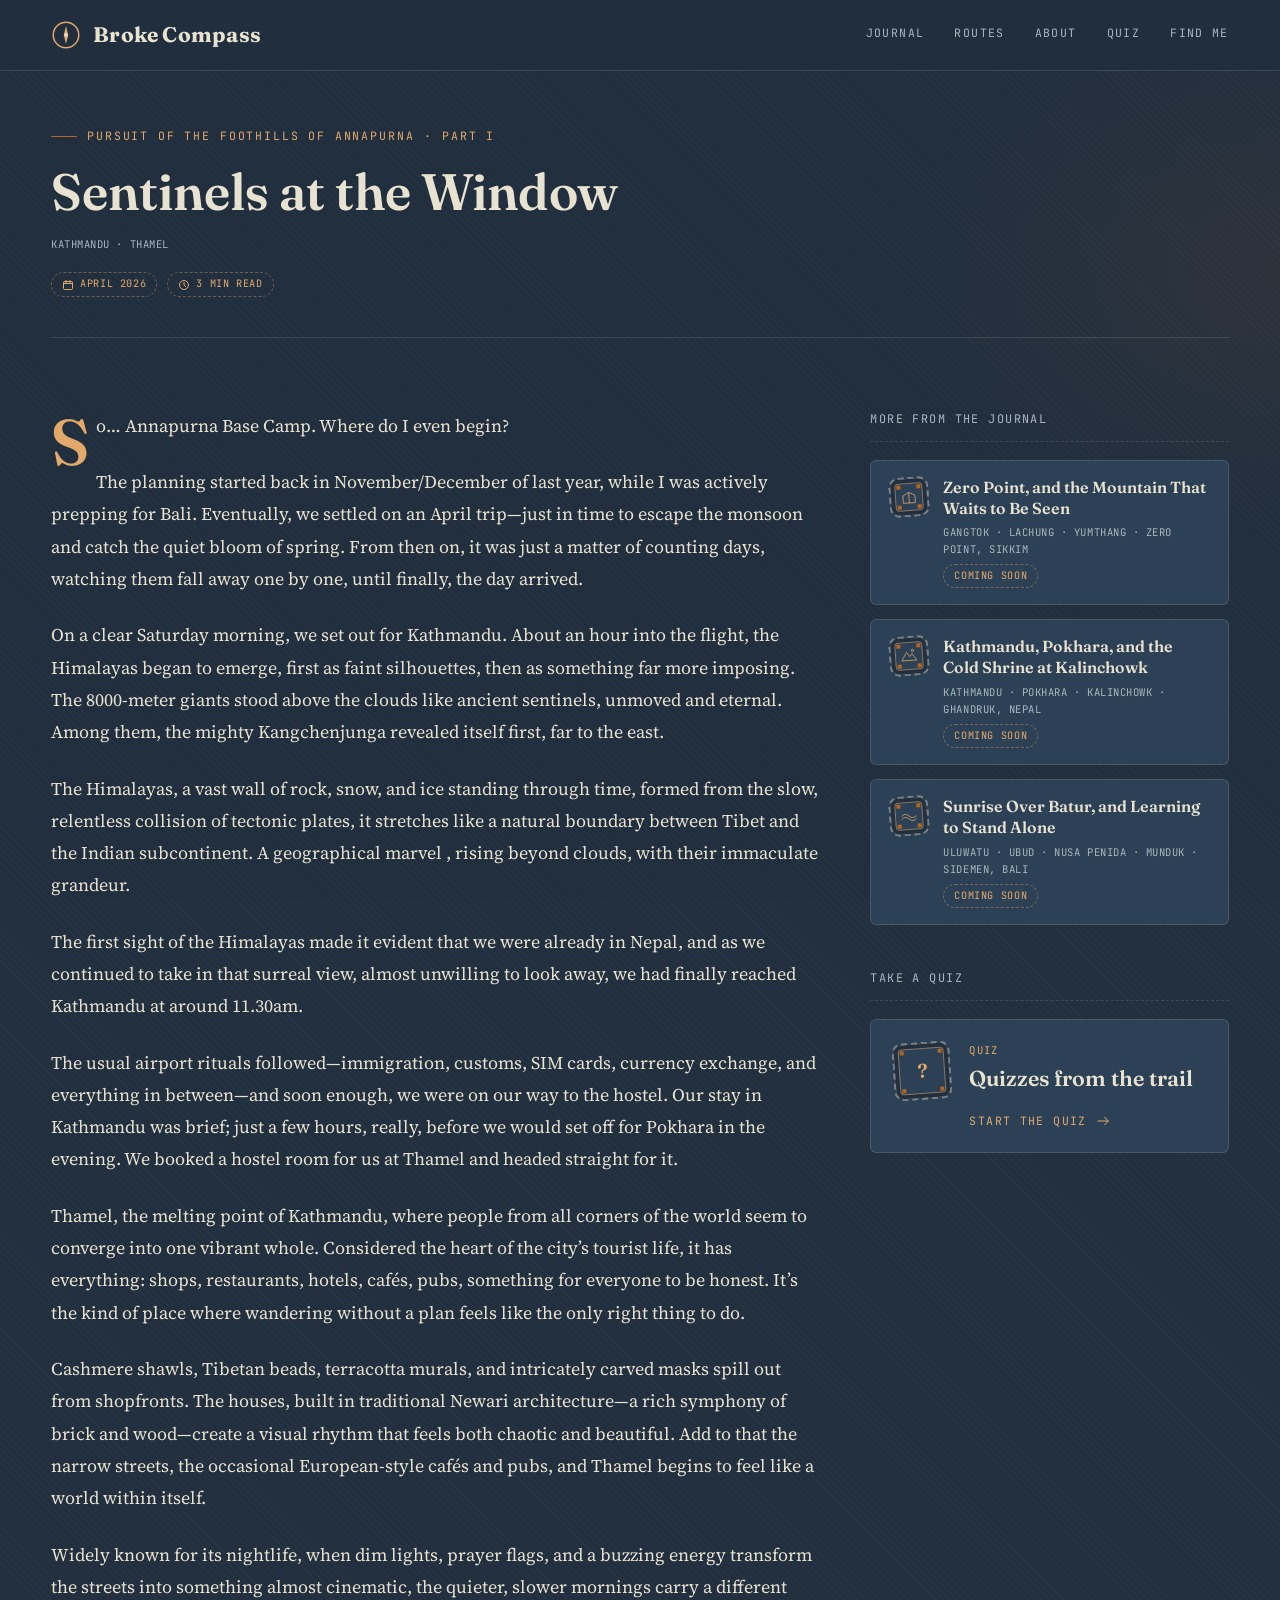
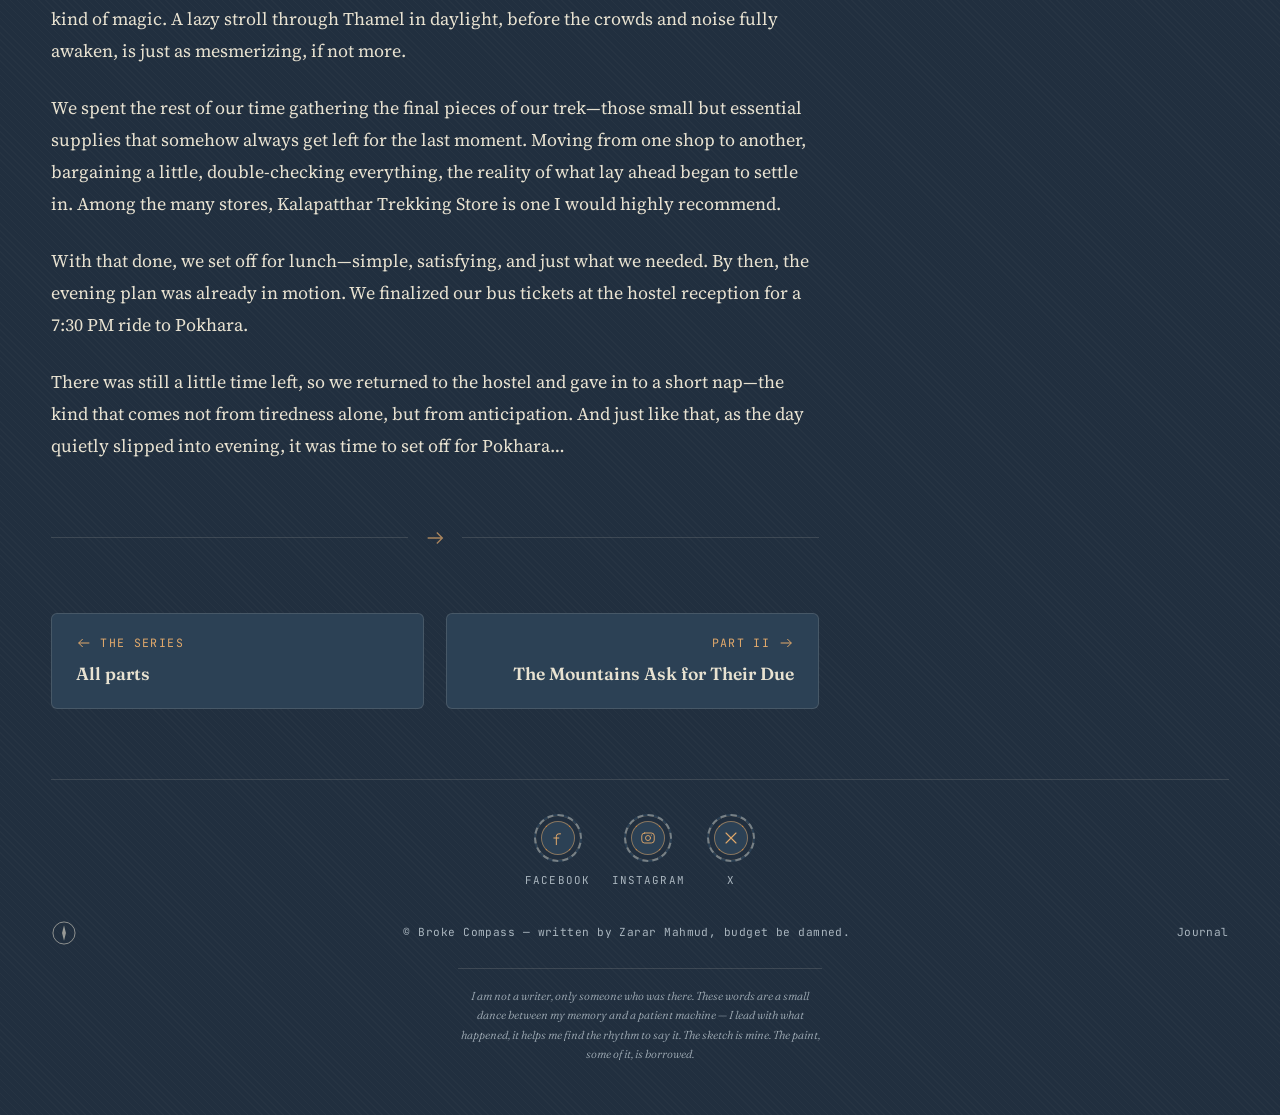
<file: posts/abc-trek/part-1.html>
<!DOCTYPE html>
<html lang="en">
<head>
<meta charset="UTF-8">
<meta name="viewport" content="width=device-width, initial-scale=1.0">
<title>ABC Trek Part I: Flight to Kathmandu &amp; a Day in Thamel</title>
<meta name="description" content="Annapurna Base Camp trek, part I: the Himalayas above the clouds on the flight to Kathmandu, a morning buying trek gear in Thamel, and the bus to Pokhara.">
<meta name="keywords" content="Annapurna Base Camp trek, ABC trek, Kathmandu, Thamel, flight to Kathmandu Himalaya view, Kangchenjunga from plane, trekking gear Thamel, Kathmandu to Pokhara bus, Nepal travel blog">
<meta name="author" content="Zarar Mahmud">
<meta name="robots" content="index, follow, max-image-preview:large, max-snippet:-1">
<link rel="canonical" href="https://broke-compass.netlify.app/posts/abc-trek/part-1.html">
<meta name="theme-color" content="#212f3f">

<link rel="icon" href="../../assets/icons/favicon.svg" type="image/svg+xml">
<link rel="icon" href="../../assets/icons/favicon-32.png" type="image/png" sizes="32x32">
<link rel="apple-touch-icon" href="../../assets/icons/apple-touch-icon.png">

<!-- Social previews (Open Graph: Facebook, WhatsApp, LinkedIn; Twitter/X card) -->
<meta property="og:type" content="article">
<meta property="og:site_name" content="Broke Compass">
<meta property="og:locale" content="en_US">
<meta property="og:title" content="ABC Trek Part I: Flight to Kathmandu &amp; a Day in Thamel">
<meta property="og:description" content="Annapurna Base Camp trek, part I: the Himalayas above the clouds on the flight to Kathmandu, a morning buying trek gear in Thamel, and the bus to Pokhara.">
<meta property="og:url" content="https://broke-compass.netlify.app/posts/abc-trek/part-1.html">
<meta property="og:image" content="https://broke-compass.netlify.app/assets/images/og-card.png">
<meta property="og:image:width" content="1200">
<meta property="og:image:height" content="630">
<meta property="og:image:alt" content="Broke Compass — a brass compass beside the words: Planned like it matters. Spent like it doesn't.">
<meta property="article:published_time" content="2026-10-01">
<meta property="article:author" content="Zarar Mahmud">
<meta property="article:section" content="Field Notes">
<meta property="article:tag" content="Annapurna Base Camp">
<meta property="article:tag" content="Nepal">
<meta property="article:tag" content="Trekking">
<meta property="article:tag" content="Kathmandu">
<meta property="article:tag" content="Thamel">
<meta name="twitter:card" content="summary_large_image">
<meta name="twitter:creator" content="@zarar26896">
<meta name="twitter:title" content="ABC Trek Part I: Flight to Kathmandu &amp; a Day in Thamel">
<meta name="twitter:description" content="Annapurna Base Camp trek, part I: the Himalayas above the clouds on the flight to Kathmandu, a morning buying trek gear in Thamel, and the bus to Pokhara.">
<meta name="twitter:image" content="https://broke-compass.netlify.app/assets/images/og-card.png">

<!-- Structured data for search engines (schema.org) -->
<script type="application/ld+json">
{
  "@context": "https://schema.org",
  "@graph": [
    {
      "@type": "BlogPosting",
      "@id": "https://broke-compass.netlify.app/posts/abc-trek/part-1.html#post",
      "url": "https://broke-compass.netlify.app/posts/abc-trek/part-1.html",
      "mainEntityOfPage": "https://broke-compass.netlify.app/posts/abc-trek/part-1.html",
      "headline": "Part I: Sentinels at the Window",
      "alternativeHeadline": "ABC Trek Part I: Flight to Kathmandu & a Day in Thamel",
      "description": "Annapurna Base Camp trek, part I: the Himalayas above the clouds on the flight to Kathmandu, a morning buying trek gear in Thamel, and the bus to Pokhara.",
      "image": "https://broke-compass.netlify.app/assets/images/og-card.png",
      "datePublished": "2026-10-01",
      "dateModified": "2026-10-01",
      "author": {
        "@type": "Person",
        "@id": "https://broke-compass.netlify.app/#zarar",
        "name": "Zarar Mahmud"
      },
      "publisher": {
        "@type": "Person",
        "@id": "https://broke-compass.netlify.app/#zarar",
        "name": "Zarar Mahmud"
      },
      "inLanguage": "en",
      "articleSection": "Field Notes",
      "keywords": "Annapurna Base Camp trek, ABC trek, Kathmandu, Thamel, flight to Kathmandu Himalaya view, Kangchenjunga from plane, trekking gear Thamel, Kathmandu to Pokhara bus, Nepal travel blog",
      "wordCount": 586,
      "timeRequired": "PT3M",
      "contentLocation": [
        {
          "@type": "Place",
          "name": "Kathmandu, Nepal"
        },
        {
          "@type": "Place",
          "name": "Thamel, Nepal"
        }
      ],
      "isPartOf": {
        "@type": "CreativeWorkSeries",
        "@id": "https://broke-compass.netlify.app/posts/abc-trek/",
        "name": "Pursuit of the Foothills of Annapurna",
        "url": "https://broke-compass.netlify.app/posts/abc-trek/"
      }
    },
    {
      "@type": "BreadcrumbList",
      "itemListElement": [
        {
          "@type": "ListItem",
          "position": 1,
          "name": "Broke Compass",
          "item": "https://broke-compass.netlify.app/"
        },
        {
          "@type": "ListItem",
          "position": 2,
          "name": "Pursuit of the Foothills of Annapurna",
          "item": "https://broke-compass.netlify.app/posts/abc-trek/"
        },
        {
          "@type": "ListItem",
          "position": 3,
          "name": "Part I: Sentinels at the Window",
          "item": "https://broke-compass.netlify.app/posts/abc-trek/part-1.html"
        }
      ]
    }
  ]
}
</script>

<link rel="preconnect" href="https://fonts.googleapis.com">
<link rel="preconnect" href="https://fonts.gstatic.com" crossorigin>
<link href="https://fonts.googleapis.com/css2?family=Fraunces:opsz,wght@9..144,300;9..144,500;9..144,600;9..144,700&family=Source+Serif+4:ital,wght@0,400;0,500;0,600;1,400&family=JetBrains+Mono:wght@400;500;600&display=swap" rel="stylesheet">

<!-- Bootstrap first, so the site's own styles in main.css win any tie. -->
<link rel="stylesheet" href="https://cdn.jsdelivr.net/npm/bootstrap@5.3.8/dist/css/bootstrap.min.css" integrity="sha384-sRIl4kxILFvY47J16cr9ZwB07vP4J8+LH7qKQnuqkuIAvNWLzeN8tE5YBujZqJLB" crossorigin="anonymous">
<link rel="stylesheet" href="../../assets/css/main.css">
</head>
<body>

<a class="skip-link" href="#main">Skip to content</a>

<div class="container-fluid wrap">

  <!-- ============================ MASTHEAD ============================ -->
  <header class="nav">
    <div class="nav-row">
      <a href="../../index.html" class="brand">
        <svg class="icon" viewBox="0 0 40 40" aria-hidden="true" focusable="false">
          <circle cx="20" cy="20" r="17" stroke="currentColor" stroke-width="2"/>
          <path d="M20 8 L23 20 L20 32 L17 20 Z" fill="currentColor"/>
          <circle cx="20" cy="20" r="2.4" fill="#e8e2d1"/>
        </svg>
        Broke Compass
      </a>
      <nav class="nav-links label" aria-label="Sections">
        <a href="../../index.html#entries">Journal</a>
        <a href="../../index.html#routes">Routes</a>
        <a href="../../index.html#about">About</a>
        <a href="../../quiz/index.html">Quiz</a>
        <a href="#contact">Find Me</a>
      </nav>
    </div>
  </header>

  <main id="main">

  <!-- =========================== POST HEADER =========================== -->
  <header class="post-head">
    <p class="eyebrow label"><a href="index.html">Pursuit of the Foothills of Annapurna</a> · Part I</p>
    <h1 class="post-title">Sentinels at the Window</h1>
    <p class="entry-location label">Kathmandu · Thamel</p>
    <div class="entry-tags">
      <span class="entry-tag-pill label"><svg class="icon" viewBox="0 0 24 24" stroke="currentColor" stroke-width="2" stroke-linecap="round" stroke-linejoin="round" aria-hidden="true" focusable="false"><rect x="3" y="5" width="18" height="16" rx="2"/><path d="M3 9h18M8 3v4M16 3v4"/></svg>April 2026</span>
      <span class="entry-tag-pill label"><svg class="icon" viewBox="0 0 24 24" stroke="currentColor" stroke-width="2" stroke-linecap="round" stroke-linejoin="round" aria-hidden="true" focusable="false"><circle cx="12" cy="12" r="9"/><path d="M12 7v5l3 3"/></svg>3 min read</span>
    </div>
  </header>

  <div class="row post-layout">
    <div class="col-lg-8">
      <!-- ============================== STORY ============================== -->
      <article class="prose">
          <p>So… Annapurna Base Camp. Where do I even begin?</p>
          <p>The planning started back in November/December of last year, while I was actively prepping for Bali. Eventually, we settled on an April trip—just in time to escape the monsoon and catch the quiet bloom of spring. From then on, it was just a matter of counting days, watching them fall away one by one, until finally, the day arrived.</p>
          <p>On a clear Saturday morning, we set out for Kathmandu. About an hour into the flight, the Himalayas began to emerge, first as faint silhouettes, then as something far more imposing. The 8000-meter giants stood above the clouds like ancient sentinels, unmoved and eternal. Among them, the mighty Kangchenjunga revealed itself first, far to the east.</p>
          <p>The Himalayas, a vast wall of rock, snow, and ice standing through time, formed from the slow, relentless collision of tectonic plates, it stretches like a natural boundary between Tibet and the Indian subcontinent. A geographical marvel , rising beyond clouds, with their immaculate grandeur.</p>
          <p>The first sight of the Himalayas made it evident that we were already in Nepal, and as we continued to take in that surreal view, almost unwilling to look away, we had finally reached Kathmandu at around 11.30am.</p>
          <p>The usual airport rituals followed—immigration, customs, SIM cards, currency exchange, and everything in between—and soon enough, we were on our way to the hostel. Our stay in Kathmandu was brief; just a few hours, really, before we would set off for Pokhara in the evening. We booked a hostel room for us at Thamel and headed straight for it.</p>
          <p>Thamel, the melting point of Kathmandu, where people from all corners of the world seem to converge into one vibrant whole. Considered the heart of the city’s tourist life, it has everything: shops, restaurants, hotels, cafés, pubs, something for everyone to be honest. It’s the kind of place where wandering without a plan feels like the only right thing to do.</p>
          <p>Cashmere shawls, Tibetan beads, terracotta murals, and intricately carved masks spill out from shopfronts. The houses, built in traditional Newari architecture—a rich symphony of brick and wood—create a visual rhythm that feels both chaotic and beautiful. Add to that the narrow streets, the occasional European-style cafés and pubs, and Thamel begins to feel like a world within itself.</p>
          <p>Widely known for its nightlife, when dim lights, prayer flags, and a buzzing energy transform the streets into something almost cinematic, the quieter, slower mornings carry a different kind of magic. A lazy stroll through Thamel in daylight, before the crowds and noise fully awaken, is just as mesmerizing, if not more.</p>
          <p>We spent the rest of our time gathering the final pieces of our trek—those small but essential supplies that somehow always get left for the last moment. Moving from one shop to another, bargaining a little, double-checking everything, the reality of what lay ahead began to settle in. Among the many stores, Kalapatthar Trekking Store is one I would highly recommend.</p>
          <p>With that done, we set off for lunch—simple, satisfying, and just what we needed. By then, the evening plan was already in motion. We finalized our bus tickets at the hostel reception for a 7:30 PM ride to Pokhara.</p>
          <p>There was still a little time left, so we returned to the hostel and gave in to a short nap—the kind that comes not from tiredness alone, but from anticipation. And just like that, as the day quietly slipped into evening, it was time to set off for Pokhara…</p>
      </article>

        <div class="route-divider" role="presentation">
          <div class="line"></div>
          <svg class="icon" viewBox="0 0 24 24" stroke="currentColor" stroke-width="1.5" aria-hidden="true" focusable="false"><path d="M4 12 L20 12 M14 6 L20 12 L14 18"/></svg>
          <div class="line"></div>
        </div>

      <nav class="post-nav" aria-label="Series">
          <a class="post-nav-link" href="index.html">
            <span class="label"><svg class="icon" viewBox="0 0 24 24" stroke="currentColor" stroke-width="1.5" aria-hidden="true" focusable="false"><path d="M20 12 L4 12 M10 6 L4 12 L10 18"/></svg> The series</span>
            <span class="post-nav-title">All parts</span>
          </a>
          <a class="post-nav-link is-next" href="part-2.html">
            <span class="label">Part II <svg class="icon" viewBox="0 0 24 24" stroke="currentColor" stroke-width="1.5" aria-hidden="true" focusable="false"><path d="M4 12 L20 12 M14 6 L20 12 L14 18"/></svg></span>
            <span class="post-nav-title">The Mountains Ask for Their Due</span>
          </a>
      </nav>
    </div>

    <div class="col-lg-4">
      <!-- ============================== SIDEBAR ============================ -->
      <aside class="post-aside" aria-label="More from Broke Compass">
        <section aria-labelledby="aside-journals-head">
          <h2 class="aside-head label" id="aside-journals-head">More from the journal</h2>
          <!-- Journals without a page yet. When one gets a page, turn its
               <div class="aside-journal"> into <a class="aside-journal" href="…">
               and drop the "Coming soon" pill. -->
          <ul class="aside-journals">
            <li>
              <div class="aside-journal">
                <div class="stamp" aria-hidden="true">
                  <svg class="icon" viewBox="0 0 48 48" stroke="currentColor" stroke-width="2" aria-hidden="true" focusable="false"><path d="M8 40 L8 20 L24 12 L40 20 L40 40 Z"/><path d="M24 12 L24 40"/></svg>
                </div>
                <div class="aside-journal-body">
                  <h3>Zero Point, and the Mountain That Waits to Be Seen</h3>
                  <p class="entry-location label">Gangtok · Lachung · Yumthang · Zero Point, Sikkim</p>
                  <span class="entry-tag-pill label">Coming soon</span>
                </div>
              </div>
            </li>
            <li>
              <div class="aside-journal">
                <div class="stamp" aria-hidden="true">
                  <svg class="icon" viewBox="0 0 48 48" stroke="currentColor" stroke-width="2" aria-hidden="true" focusable="false"><path d="M4 36 L18 14 L26 26 L32 18 L44 36 Z"/><circle cx="34" cy="10" r="3"/></svg>
                </div>
                <div class="aside-journal-body">
                  <h3>Kathmandu, Pokhara, and the Cold Shrine at Kalinchowk</h3>
                  <p class="entry-location label">Kathmandu · Pokhara · Kalinchowk · Ghandruk, Nepal</p>
                  <span class="entry-tag-pill label">Coming soon</span>
                </div>
              </div>
            </li>
            <li>
              <div class="aside-journal">
                <div class="stamp" aria-hidden="true">
                  <svg class="icon" viewBox="0 0 48 48" stroke="currentColor" stroke-width="2" aria-hidden="true" focusable="false"><path d="M4 24 Q 14 14 24 24 T 44 24"/><path d="M4 32 Q 14 22 24 32 T 44 32"/></svg>
                </div>
                <div class="aside-journal-body">
                  <h3>Sunrise Over Batur, and Learning to Stand Alone</h3>
                  <p class="entry-location label">Uluwatu · Ubud · Nusa Penida · Munduk · Sidemen, Bali</p>
                  <span class="entry-tag-pill label">Coming soon</span>
                </div>
              </div>
            </li>
          </ul>
        </section>

        <!-- Links to the quiz hub; random-quiz.js swaps in a random quiz. -->
        <section aria-labelledby="aside-quiz-head">
          <h2 class="aside-head label" id="aside-quiz-head">Take a quiz</h2>
          <a class="part-card" href="../../quiz/index.html" data-random-quiz>
            <div class="stamp part-num" aria-hidden="true">?</div>
            <div class="part-card-body">
              <p class="part-card-kicker label">Quiz</p>
              <h3 data-random-quiz-title>Quizzes from the trail</h3>
              <div class="part-card-foot">
                <span class="part-card-cta label">Start the quiz <svg class="icon" viewBox="0 0 24 24" stroke="currentColor" stroke-width="1.5" aria-hidden="true" focusable="false"><path d="M4 12 L20 12 M14 6 L20 12 L14 18"/></svg></span>
              </div>
            </div>
          </a>
        </section>
      </aside>
    </div>
  </div>

  </main>

  <!-- ============================== FOOTER ============================= -->
  <footer class="site-footer" id="contact">
    <div class="social-row footer-socials">
      <a class="social-item" href="https://www.facebook.com/zarar.mahmud.26" target="_blank" rel="noopener noreferrer">
        <div class="social-badge">
          <svg class="icon" viewBox="0 0 48 48" stroke="currentColor" stroke-width="2.4" stroke-linecap="round" stroke-linejoin="round" aria-hidden="true" focusable="false">
            <path d="M20 40V20a6 6 0 0 1 6-6h4"/>
            <path d="M14 24h12"/>
          </svg>
        </div>
        <span class="social-label label">Facebook<span class="visually-hidden"> (opens in a new tab)</span></span>
      </a>
      <a class="social-item" href="https://www.instagram.com/zarar089/" target="_blank" rel="noopener noreferrer">
        <div class="social-badge">
          <svg class="icon" viewBox="0 0 48 48" stroke="currentColor" stroke-width="2.2" stroke-linecap="round" stroke-linejoin="round" aria-hidden="true" focusable="false">
            <rect x="9" y="12" width="30" height="24" rx="7"/>
            <circle cx="24" cy="24" r="6"/>
            <circle cx="32" cy="17" r="1.3" fill="currentColor" stroke="none"/>
          </svg>
        </div>
        <span class="social-label label">Instagram<span class="visually-hidden"> (opens in a new tab)</span></span>
      </a>
      <a class="social-item" href="https://x.com/zarar26896" target="_blank" rel="noopener noreferrer">
        <div class="social-badge">
          <svg class="icon" viewBox="0 0 48 48" stroke="currentColor" stroke-width="2.6" stroke-linecap="round" aria-hidden="true" focusable="false">
            <path d="M12 12 L36 36 M36 12 L12 36"/>
          </svg>
        </div>
        <span class="social-label label">X<span class="visually-hidden"> (opens in a new tab)</span></span>
      </a>
    </div>

    <div class="foot-row">
      <svg class="icon" viewBox="0 0 40 40" aria-hidden="true" focusable="false">
        <circle cx="20" cy="20" r="17" stroke="currentColor" stroke-width="1.4"/>
        <path d="M20 8 L23 20 L20 32 L17 20 Z" fill="currentColor"/>
      </svg>
      <div class="foot-note">© Broke Compass — written by Zarar Mahmud, budget be damned.</div>
      <div class="foot-note">Journal</div>
    </div>

    <p class="ai-note">I am not a writer, only someone who was there. These words are a small dance between my memory and a patient machine — I lead with what happened, it helps me find the rhythm to say it. The sketch is mine. The paint, some of it, is borrowed.</p>
  </footer>

</div>

<script type="module" src="../../assets/js/quiz/random-quiz.js"></script>

</body>
</html>
</file>
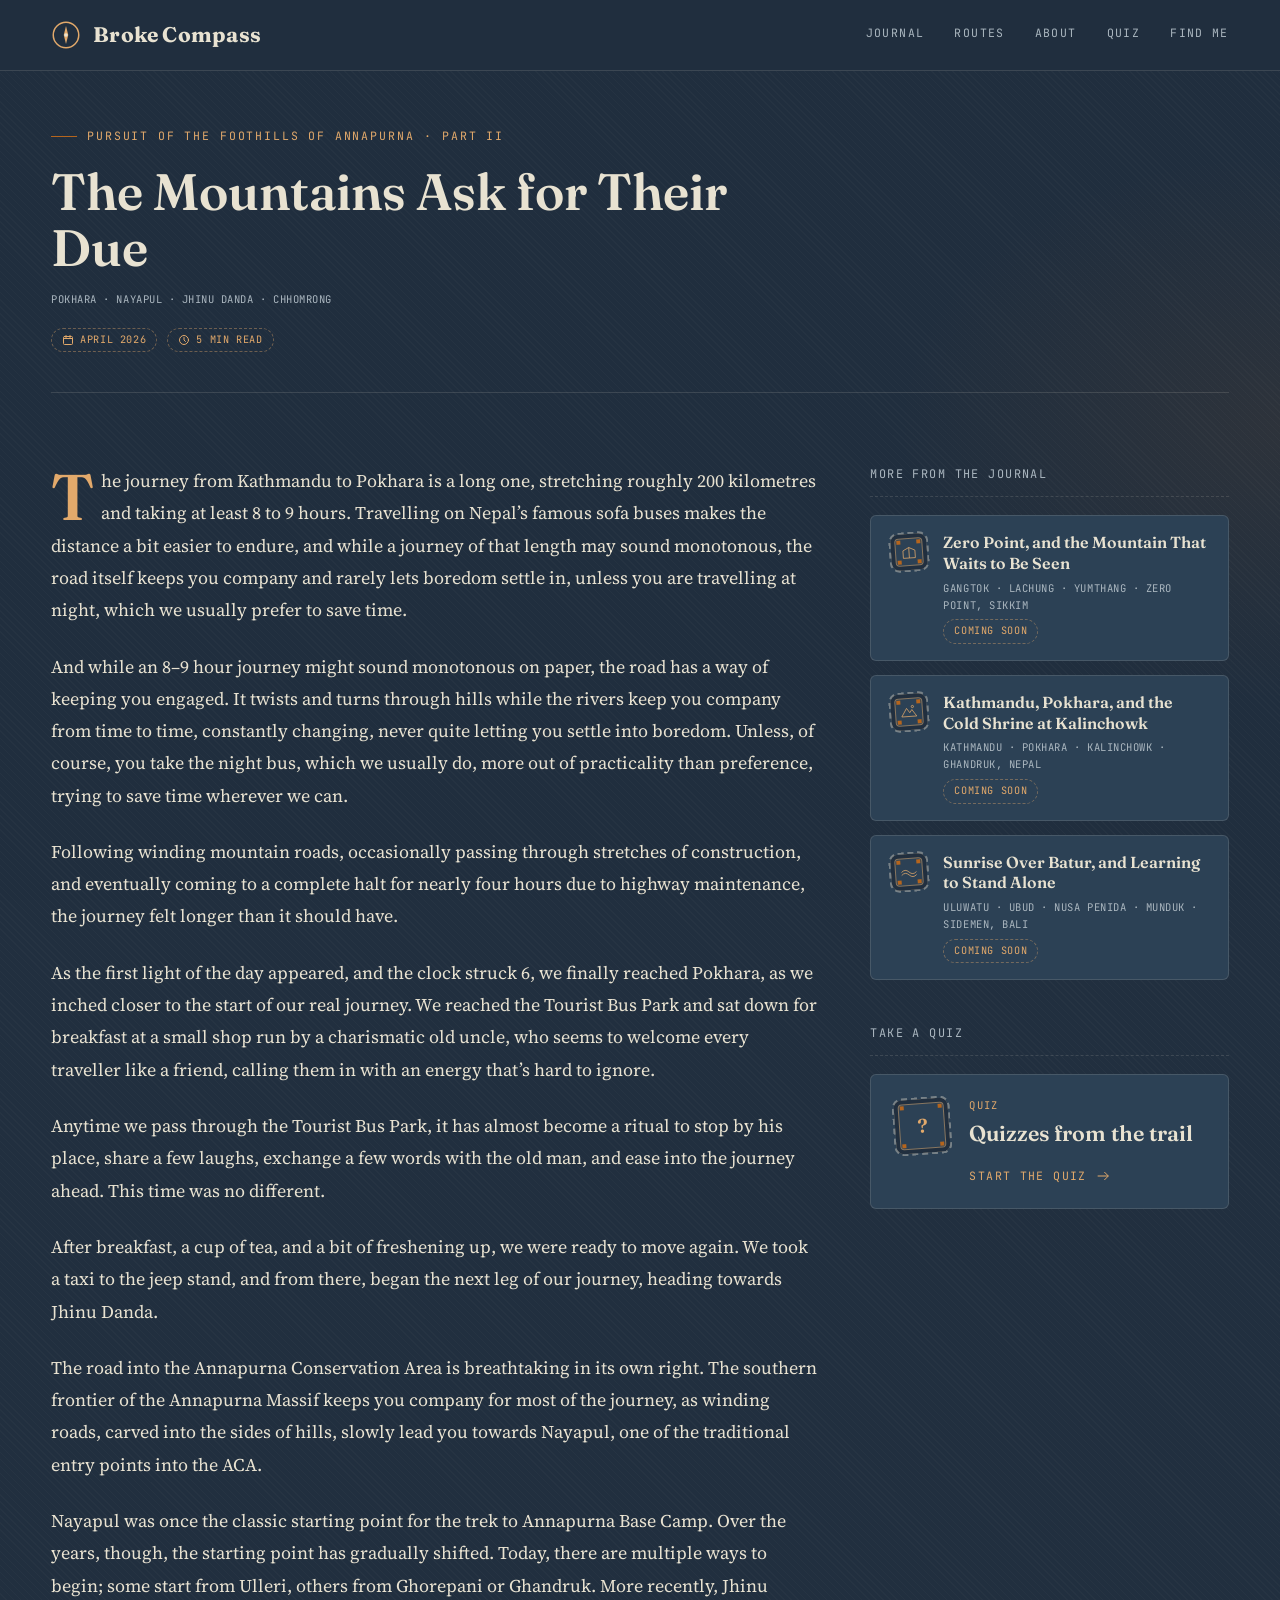
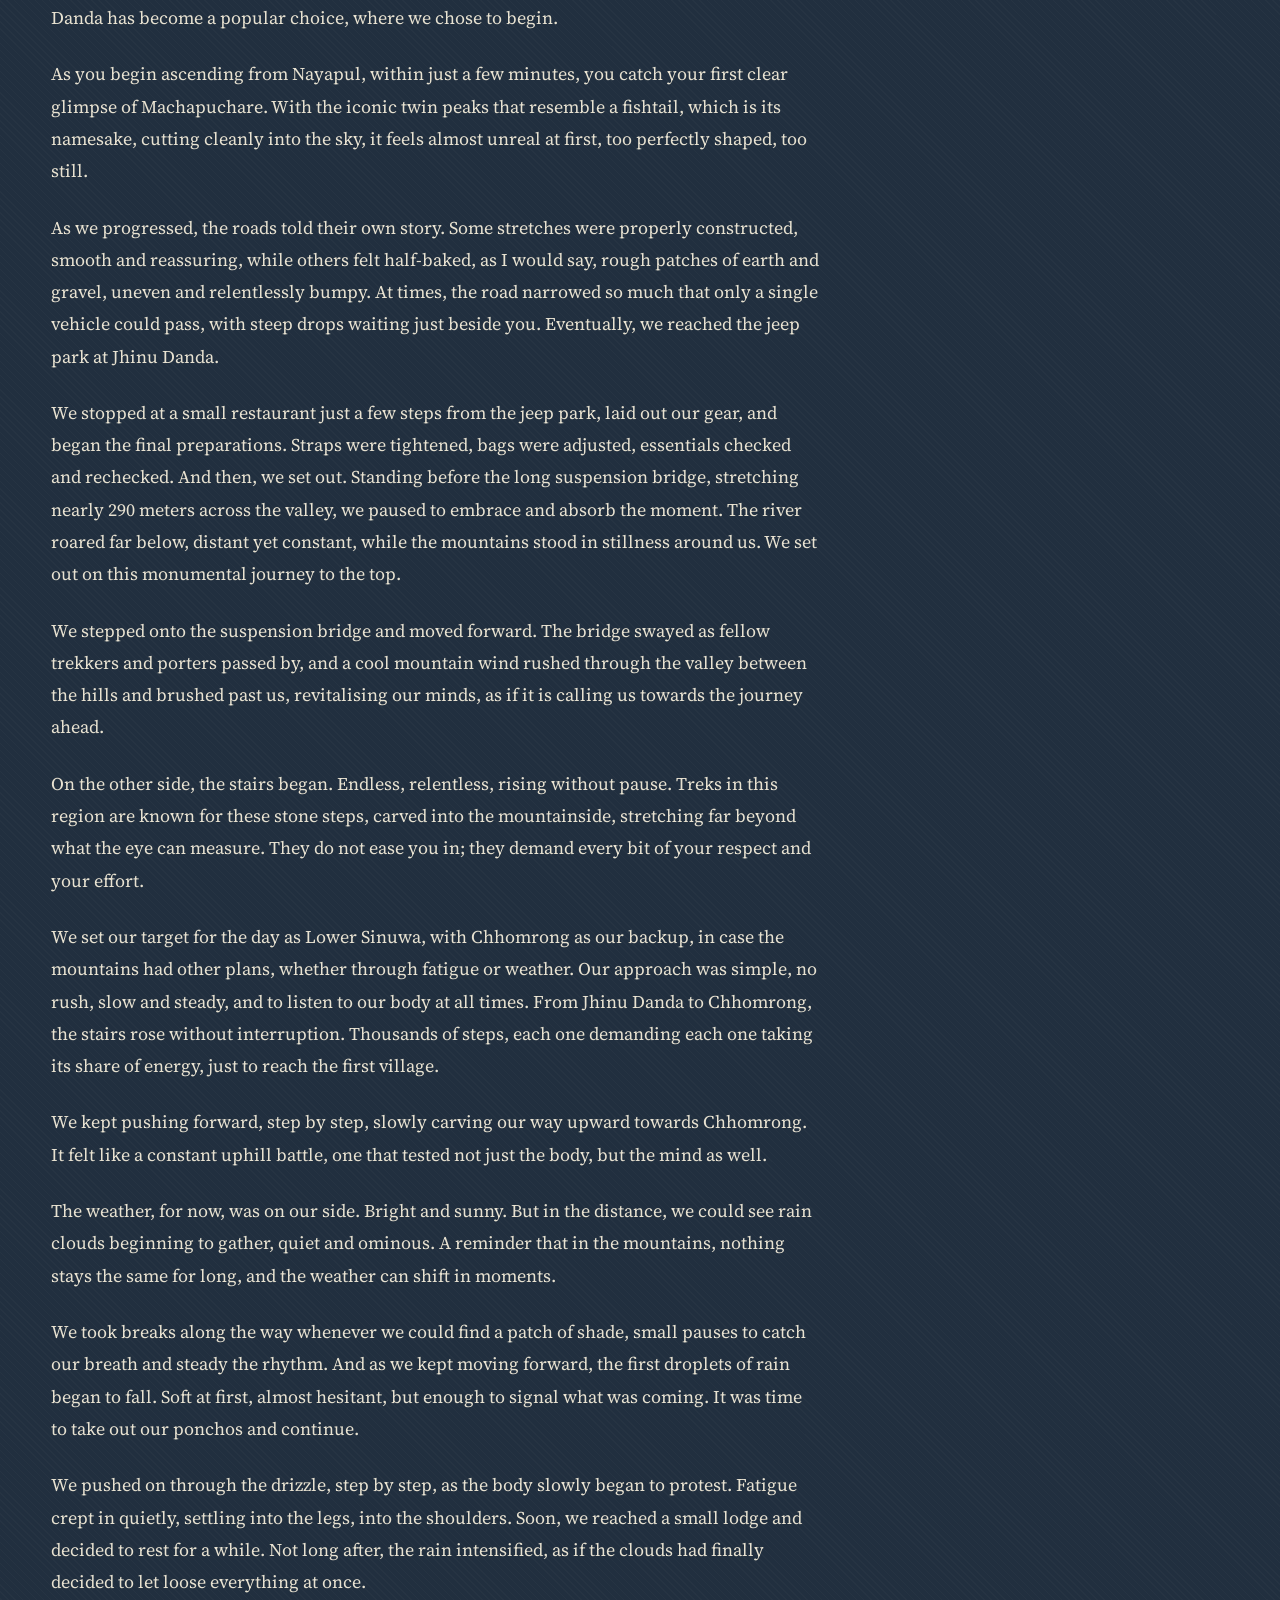
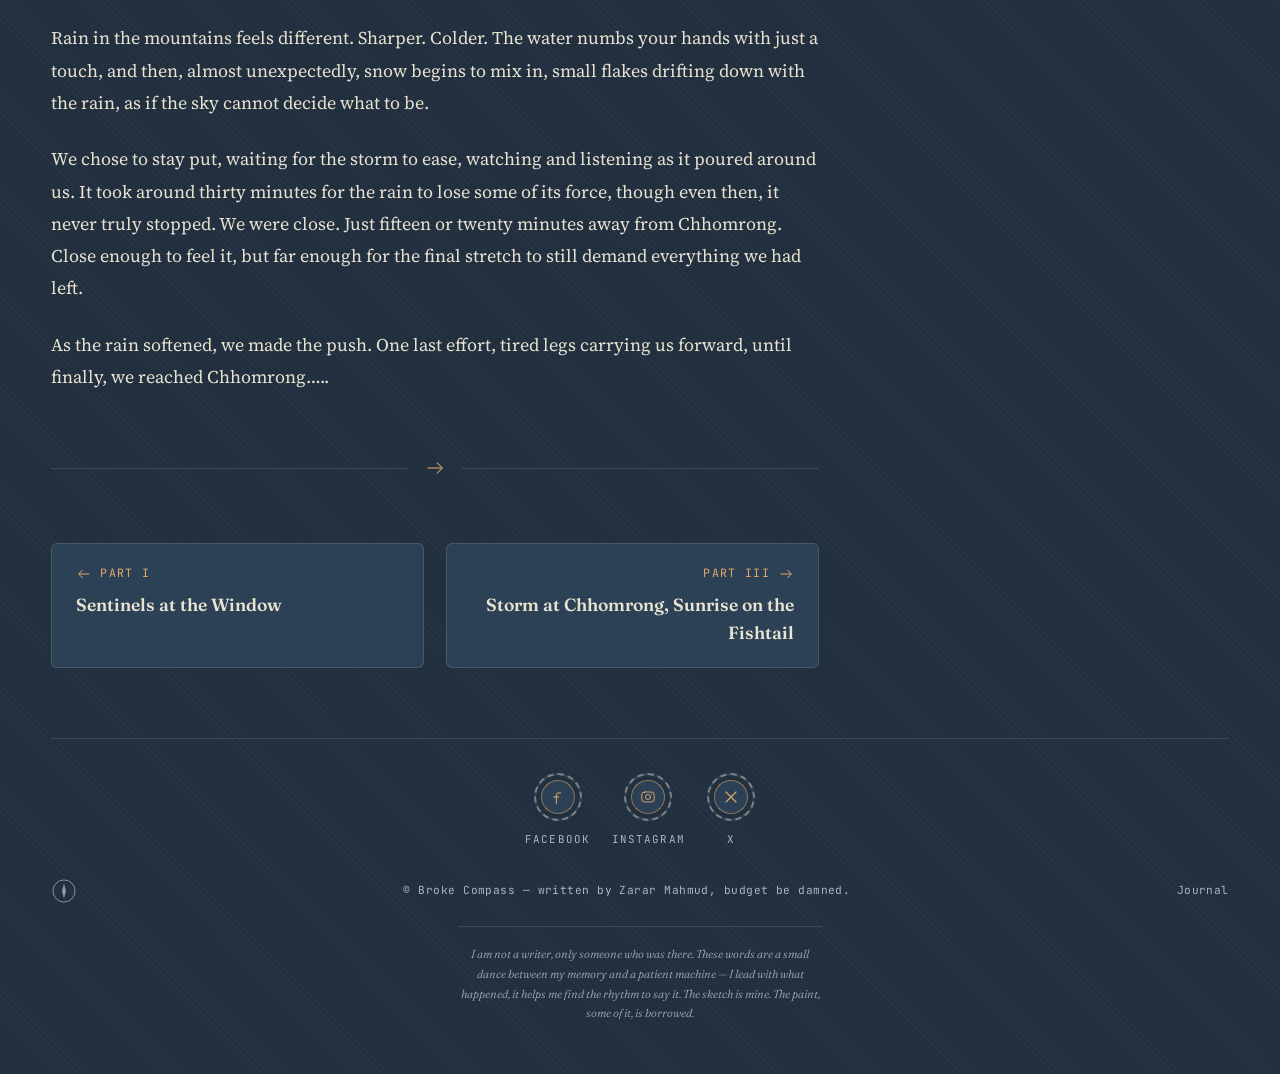
<file: posts/abc-trek/part-2.html>
<!DOCTYPE html>
<html lang="en">
<head>
<meta charset="UTF-8">
<meta name="viewport" content="width=device-width, initial-scale=1.0">
<title>ABC Trek Part II: Pokhara to Chhomrong via Jhinu Danda</title>
<meta name="description" content="ABC trek, part II: the night bus to Pokhara, a jeep to Jhinu Danda, a 290-metre suspension bridge, then thousands of stone steps through rain to Chhomrong.">
<meta name="keywords" content="Annapurna Base Camp trek, ABC trek, Kathmandu to Pokhara night bus, Pokhara to Jhinu Danda jeep, Nayapul, Jhinu Danda suspension bridge, Chhomrong, ABC trek stone steps, Machapuchare">
<meta name="author" content="Zarar Mahmud">
<meta name="robots" content="index, follow, max-image-preview:large, max-snippet:-1">
<link rel="canonical" href="https://broke-compass.netlify.app/posts/abc-trek/part-2.html">
<meta name="theme-color" content="#212f3f">

<link rel="icon" href="../../assets/icons/favicon.svg" type="image/svg+xml">
<link rel="icon" href="../../assets/icons/favicon-32.png" type="image/png" sizes="32x32">
<link rel="apple-touch-icon" href="../../assets/icons/apple-touch-icon.png">

<!-- Social previews (Open Graph: Facebook, WhatsApp, LinkedIn; Twitter/X card) -->
<meta property="og:type" content="article">
<meta property="og:site_name" content="Broke Compass">
<meta property="og:locale" content="en_US">
<meta property="og:title" content="ABC Trek Part II: Pokhara to Chhomrong via Jhinu Danda">
<meta property="og:description" content="ABC trek, part II: the night bus to Pokhara, a jeep to Jhinu Danda, a 290-metre suspension bridge, then thousands of stone steps through rain to Chhomrong.">
<meta property="og:url" content="https://broke-compass.netlify.app/posts/abc-trek/part-2.html">
<meta property="og:image" content="https://broke-compass.netlify.app/assets/images/og-card.png">
<meta property="og:image:width" content="1200">
<meta property="og:image:height" content="630">
<meta property="og:image:alt" content="Broke Compass — a brass compass beside the words: Planned like it matters. Spent like it doesn't.">
<meta property="article:published_time" content="2026-10-01">
<meta property="article:author" content="Zarar Mahmud">
<meta property="article:section" content="Field Notes">
<meta property="article:tag" content="Annapurna Base Camp">
<meta property="article:tag" content="Nepal">
<meta property="article:tag" content="Trekking">
<meta property="article:tag" content="Pokhara">
<meta property="article:tag" content="Nayapul">
<meta property="article:tag" content="Jhinu Danda">
<meta property="article:tag" content="Chhomrong">
<meta name="twitter:card" content="summary_large_image">
<meta name="twitter:creator" content="@zarar26896">
<meta name="twitter:title" content="ABC Trek Part II: Pokhara to Chhomrong via Jhinu Danda">
<meta name="twitter:description" content="ABC trek, part II: the night bus to Pokhara, a jeep to Jhinu Danda, a 290-metre suspension bridge, then thousands of stone steps through rain to Chhomrong.">
<meta name="twitter:image" content="https://broke-compass.netlify.app/assets/images/og-card.png">

<!-- Structured data for search engines (schema.org) -->
<script type="application/ld+json">
{
  "@context": "https://schema.org",
  "@graph": [
    {
      "@type": "BlogPosting",
      "@id": "https://broke-compass.netlify.app/posts/abc-trek/part-2.html#post",
      "url": "https://broke-compass.netlify.app/posts/abc-trek/part-2.html",
      "mainEntityOfPage": "https://broke-compass.netlify.app/posts/abc-trek/part-2.html",
      "headline": "Part II: The Mountains Ask for Their Due",
      "alternativeHeadline": "ABC Trek Part II: Pokhara to Chhomrong via Jhinu Danda",
      "description": "ABC trek, part II: the night bus to Pokhara, a jeep to Jhinu Danda, a 290-metre suspension bridge, then thousands of stone steps through rain to Chhomrong.",
      "image": "https://broke-compass.netlify.app/assets/images/og-card.png",
      "datePublished": "2026-10-01",
      "dateModified": "2026-10-01",
      "author": {
        "@type": "Person",
        "@id": "https://broke-compass.netlify.app/#zarar",
        "name": "Zarar Mahmud"
      },
      "publisher": {
        "@type": "Person",
        "@id": "https://broke-compass.netlify.app/#zarar",
        "name": "Zarar Mahmud"
      },
      "inLanguage": "en",
      "articleSection": "Field Notes",
      "keywords": "Annapurna Base Camp trek, ABC trek, Kathmandu to Pokhara night bus, Pokhara to Jhinu Danda jeep, Nayapul, Jhinu Danda suspension bridge, Chhomrong, ABC trek stone steps, Machapuchare",
      "wordCount": 1129,
      "timeRequired": "PT5M",
      "contentLocation": [
        {
          "@type": "Place",
          "name": "Pokhara, Nepal"
        },
        {
          "@type": "Place",
          "name": "Nayapul, Nepal"
        },
        {
          "@type": "Place",
          "name": "Jhinu Danda, Nepal"
        },
        {
          "@type": "Place",
          "name": "Chhomrong, Nepal"
        }
      ],
      "isPartOf": {
        "@type": "CreativeWorkSeries",
        "@id": "https://broke-compass.netlify.app/posts/abc-trek/",
        "name": "Pursuit of the Foothills of Annapurna",
        "url": "https://broke-compass.netlify.app/posts/abc-trek/"
      }
    },
    {
      "@type": "BreadcrumbList",
      "itemListElement": [
        {
          "@type": "ListItem",
          "position": 1,
          "name": "Broke Compass",
          "item": "https://broke-compass.netlify.app/"
        },
        {
          "@type": "ListItem",
          "position": 2,
          "name": "Pursuit of the Foothills of Annapurna",
          "item": "https://broke-compass.netlify.app/posts/abc-trek/"
        },
        {
          "@type": "ListItem",
          "position": 3,
          "name": "Part II: The Mountains Ask for Their Due",
          "item": "https://broke-compass.netlify.app/posts/abc-trek/part-2.html"
        }
      ]
    }
  ]
}
</script>

<link rel="preconnect" href="https://fonts.googleapis.com">
<link rel="preconnect" href="https://fonts.gstatic.com" crossorigin>
<link href="https://fonts.googleapis.com/css2?family=Fraunces:opsz,wght@9..144,300;9..144,500;9..144,600;9..144,700&family=Source+Serif+4:ital,wght@0,400;0,500;0,600;1,400&family=JetBrains+Mono:wght@400;500;600&display=swap" rel="stylesheet">

<!-- Bootstrap first, so the site's own styles in main.css win any tie. -->
<link rel="stylesheet" href="https://cdn.jsdelivr.net/npm/bootstrap@5.3.8/dist/css/bootstrap.min.css" integrity="sha384-sRIl4kxILFvY47J16cr9ZwB07vP4J8+LH7qKQnuqkuIAvNWLzeN8tE5YBujZqJLB" crossorigin="anonymous">
<link rel="stylesheet" href="../../assets/css/main.css">
</head>
<body>

<a class="skip-link" href="#main">Skip to content</a>

<div class="container-fluid wrap">

  <!-- ============================ MASTHEAD ============================ -->
  <header class="nav">
    <div class="nav-row">
      <a href="../../index.html" class="brand">
        <svg class="icon" viewBox="0 0 40 40" aria-hidden="true" focusable="false">
          <circle cx="20" cy="20" r="17" stroke="currentColor" stroke-width="2"/>
          <path d="M20 8 L23 20 L20 32 L17 20 Z" fill="currentColor"/>
          <circle cx="20" cy="20" r="2.4" fill="#e8e2d1"/>
        </svg>
        Broke Compass
      </a>
      <nav class="nav-links label" aria-label="Sections">
        <a href="../../index.html#entries">Journal</a>
        <a href="../../index.html#routes">Routes</a>
        <a href="../../index.html#about">About</a>
        <a href="../../quiz/index.html">Quiz</a>
        <a href="#contact">Find Me</a>
      </nav>
    </div>
  </header>

  <main id="main">

  <!-- =========================== POST HEADER =========================== -->
  <header class="post-head">
    <p class="eyebrow label"><a href="index.html">Pursuit of the Foothills of Annapurna</a> · Part II</p>
    <h1 class="post-title">The Mountains Ask for Their Due</h1>
    <p class="entry-location label">Pokhara · Nayapul · Jhinu Danda · Chhomrong</p>
    <div class="entry-tags">
      <span class="entry-tag-pill label"><svg class="icon" viewBox="0 0 24 24" stroke="currentColor" stroke-width="2" stroke-linecap="round" stroke-linejoin="round" aria-hidden="true" focusable="false"><rect x="3" y="5" width="18" height="16" rx="2"/><path d="M3 9h18M8 3v4M16 3v4"/></svg>April 2026</span>
      <span class="entry-tag-pill label"><svg class="icon" viewBox="0 0 24 24" stroke="currentColor" stroke-width="2" stroke-linecap="round" stroke-linejoin="round" aria-hidden="true" focusable="false"><circle cx="12" cy="12" r="9"/><path d="M12 7v5l3 3"/></svg>5 min read</span>
    </div>
  </header>

  <div class="row post-layout">
    <div class="col-lg-8">
      <!-- ============================== STORY ============================== -->
      <article class="prose">
          <p>The journey from Kathmandu to Pokhara is a long one, stretching roughly 200 kilometres and taking at least 8 to 9 hours. Travelling on Nepal’s famous sofa buses makes the distance a bit easier to endure, and while a journey of that length may sound monotonous, the road itself keeps you company and rarely lets boredom settle in, unless you are travelling at night, which we usually prefer to save time.</p>
          <p>And while an 8–9 hour journey might sound monotonous on paper, the road has a way of keeping you engaged. It twists and turns through hills while the rivers keep you company from time to time, constantly changing, never quite letting you settle into boredom. Unless, of course, you take the night bus, which we usually do, more out of practicality than preference, trying to save time wherever we can.</p>
          <p>Following winding mountain roads, occasionally passing through stretches of construction, and eventually coming to a complete halt for nearly four hours due to highway maintenance, the journey felt longer than it should have.</p>
          <p>As the first light of the day appeared, and the clock struck 6, we finally reached Pokhara, as we inched closer to the start of our real journey. We reached the Tourist Bus Park and sat down for breakfast at a small shop run by a charismatic old uncle, who seems to welcome every traveller like a friend, calling them in with an energy that’s hard to ignore.</p>
          <p>Anytime we pass through the Tourist Bus Park, it has almost become a ritual to stop by his place, share a few laughs, exchange a few words with the old man, and ease into the journey ahead. This time was no different.</p>
          <p>After breakfast, a cup of tea, and a bit of freshening up, we were ready to move again. We took a taxi to the jeep stand, and from there, began the next leg of our journey, heading towards Jhinu Danda.</p>
          <p>The road into the Annapurna Conservation Area is breathtaking in its own right. The southern frontier of the Annapurna Massif keeps you company for most of the journey, as winding roads, carved into the sides of hills, slowly lead you towards Nayapul, one of the traditional entry points into the ACA.</p>
          <p>Nayapul was once the classic starting point for the trek to Annapurna Base Camp. Over the years, though, the starting point has gradually shifted. Today, there are multiple ways to begin; some start from Ulleri, others from Ghorepani or Ghandruk. More recently, Jhinu Danda has become a popular choice, where we chose to begin.</p>
          <p>As you begin ascending from Nayapul, within just a few minutes, you catch your first clear glimpse of Machapuchare. With the iconic twin peaks that resemble a fishtail, which is its namesake, cutting cleanly into the sky, it feels almost unreal at first, too perfectly shaped, too still.</p>
          <p>As we progressed, the roads told their own story. Some stretches were properly constructed, smooth and reassuring, while others felt half-baked, as I would say, rough patches of earth and gravel, uneven and relentlessly bumpy. At times, the road narrowed so much that only a single vehicle could pass, with steep drops waiting just beside you. Eventually, we reached the jeep park at Jhinu Danda.</p>
          <p>We stopped at a small restaurant just a few steps from the jeep park, laid out our gear, and began the final preparations. Straps were tightened, bags were adjusted, essentials checked and rechecked. And then, we set out. Standing before the long suspension bridge, stretching nearly 290 meters across the valley, we paused to embrace and absorb the moment. The river roared far below, distant yet constant, while the mountains stood in stillness around us. We set out on this monumental journey to the top.</p>
          <p>We stepped onto the suspension bridge and moved forward. The bridge swayed as fellow trekkers and porters passed by, and a cool mountain wind rushed through the valley between the hills and brushed past us, revitalising our minds, as if it is calling us towards the journey ahead.</p>
          <p>On the other side, the stairs began. Endless, relentless, rising without pause. Treks in this region are known for these stone steps, carved into the mountainside, stretching far beyond what the eye can measure. They do not ease you in; they demand every bit of your respect and your effort.</p>
          <p>We set our target for the day as Lower Sinuwa, with Chhomrong as our backup, in case the mountains had other plans, whether through fatigue or weather. Our approach was simple, no rush, slow and steady, and to listen to our body at all times. From Jhinu Danda to Chhomrong, the stairs rose without interruption. Thousands of steps, each one demanding each one taking its share of energy, just to reach the first village.</p>
          <p>We kept pushing forward, step by step, slowly carving our way upward towards Chhomrong. It felt like a constant uphill battle, one that tested not just the body, but the mind as well.</p>
          <p>The weather, for now, was on our side. Bright and sunny. But in the distance, we could see rain clouds beginning to gather, quiet and ominous. A reminder that in the mountains, nothing stays the same for long, and the weather can shift in moments.</p>
          <p>We took breaks along the way whenever we could find a patch of shade, small pauses to catch our breath and steady the rhythm. And as we kept moving forward, the first droplets of rain began to fall. Soft at first, almost hesitant, but enough to signal what was coming. It was time to take out our ponchos and continue.</p>
          <p>We pushed on through the drizzle, step by step, as the body slowly began to protest. Fatigue crept in quietly, settling into the legs, into the shoulders. Soon, we reached a small lodge and decided to rest for a while. Not long after, the rain intensified, as if the clouds had finally decided to let loose everything at once.</p>
          <p>Rain in the mountains feels different. Sharper. Colder. The water numbs your hands with just a touch, and then, almost unexpectedly, snow begins to mix in, small flakes drifting down with the rain, as if the sky cannot decide what to be.</p>
          <p>We chose to stay put, waiting for the storm to ease, watching and listening as it poured around us. It took around thirty minutes for the rain to lose some of its force, though even then, it never truly stopped. We were close. Just fifteen or twenty minutes away from Chhomrong. Close enough to feel it, but far enough for the final stretch to still demand everything we had left.</p>
          <p>As the rain softened, we made the push. One last effort, tired legs carrying us forward, until finally, we reached Chhomrong…..</p>
      </article>

        <div class="route-divider" role="presentation">
          <div class="line"></div>
          <svg class="icon" viewBox="0 0 24 24" stroke="currentColor" stroke-width="1.5" aria-hidden="true" focusable="false"><path d="M4 12 L20 12 M14 6 L20 12 L14 18"/></svg>
          <div class="line"></div>
        </div>

      <nav class="post-nav" aria-label="Series">
          <a class="post-nav-link" href="part-1.html">
            <span class="label"><svg class="icon" viewBox="0 0 24 24" stroke="currentColor" stroke-width="1.5" aria-hidden="true" focusable="false"><path d="M20 12 L4 12 M10 6 L4 12 L10 18"/></svg> Part I</span>
            <span class="post-nav-title">Sentinels at the Window</span>
          </a>
          <a class="post-nav-link is-next" href="part-3.html">
            <span class="label">Part III <svg class="icon" viewBox="0 0 24 24" stroke="currentColor" stroke-width="1.5" aria-hidden="true" focusable="false"><path d="M4 12 L20 12 M14 6 L20 12 L14 18"/></svg></span>
            <span class="post-nav-title">Storm at Chhomrong, Sunrise on the Fishtail</span>
          </a>
      </nav>
    </div>

    <div class="col-lg-4">
      <!-- ============================== SIDEBAR ============================ -->
      <aside class="post-aside" aria-label="More from Broke Compass">
        <section aria-labelledby="aside-journals-head">
          <h2 class="aside-head label" id="aside-journals-head">More from the journal</h2>
          <!-- Journals without a page yet. When one gets a page, turn its
               <div class="aside-journal"> into <a class="aside-journal" href="…">
               and drop the "Coming soon" pill. -->
          <ul class="aside-journals">
            <li>
              <div class="aside-journal">
                <div class="stamp" aria-hidden="true">
                  <svg class="icon" viewBox="0 0 48 48" stroke="currentColor" stroke-width="2" aria-hidden="true" focusable="false"><path d="M8 40 L8 20 L24 12 L40 20 L40 40 Z"/><path d="M24 12 L24 40"/></svg>
                </div>
                <div class="aside-journal-body">
                  <h3>Zero Point, and the Mountain That Waits to Be Seen</h3>
                  <p class="entry-location label">Gangtok · Lachung · Yumthang · Zero Point, Sikkim</p>
                  <span class="entry-tag-pill label">Coming soon</span>
                </div>
              </div>
            </li>
            <li>
              <div class="aside-journal">
                <div class="stamp" aria-hidden="true">
                  <svg class="icon" viewBox="0 0 48 48" stroke="currentColor" stroke-width="2" aria-hidden="true" focusable="false"><path d="M4 36 L18 14 L26 26 L32 18 L44 36 Z"/><circle cx="34" cy="10" r="3"/></svg>
                </div>
                <div class="aside-journal-body">
                  <h3>Kathmandu, Pokhara, and the Cold Shrine at Kalinchowk</h3>
                  <p class="entry-location label">Kathmandu · Pokhara · Kalinchowk · Ghandruk, Nepal</p>
                  <span class="entry-tag-pill label">Coming soon</span>
                </div>
              </div>
            </li>
            <li>
              <div class="aside-journal">
                <div class="stamp" aria-hidden="true">
                  <svg class="icon" viewBox="0 0 48 48" stroke="currentColor" stroke-width="2" aria-hidden="true" focusable="false"><path d="M4 24 Q 14 14 24 24 T 44 24"/><path d="M4 32 Q 14 22 24 32 T 44 32"/></svg>
                </div>
                <div class="aside-journal-body">
                  <h3>Sunrise Over Batur, and Learning to Stand Alone</h3>
                  <p class="entry-location label">Uluwatu · Ubud · Nusa Penida · Munduk · Sidemen, Bali</p>
                  <span class="entry-tag-pill label">Coming soon</span>
                </div>
              </div>
            </li>
          </ul>
        </section>

        <!-- Links to the quiz hub; random-quiz.js swaps in a random quiz. -->
        <section aria-labelledby="aside-quiz-head">
          <h2 class="aside-head label" id="aside-quiz-head">Take a quiz</h2>
          <a class="part-card" href="../../quiz/index.html" data-random-quiz>
            <div class="stamp part-num" aria-hidden="true">?</div>
            <div class="part-card-body">
              <p class="part-card-kicker label">Quiz</p>
              <h3 data-random-quiz-title>Quizzes from the trail</h3>
              <div class="part-card-foot">
                <span class="part-card-cta label">Start the quiz <svg class="icon" viewBox="0 0 24 24" stroke="currentColor" stroke-width="1.5" aria-hidden="true" focusable="false"><path d="M4 12 L20 12 M14 6 L20 12 L14 18"/></svg></span>
              </div>
            </div>
          </a>
        </section>
      </aside>
    </div>
  </div>

  </main>

  <!-- ============================== FOOTER ============================= -->
  <footer class="site-footer" id="contact">
    <div class="social-row footer-socials">
      <a class="social-item" href="https://www.facebook.com/zarar.mahmud.26" target="_blank" rel="noopener noreferrer">
        <div class="social-badge">
          <svg class="icon" viewBox="0 0 48 48" stroke="currentColor" stroke-width="2.4" stroke-linecap="round" stroke-linejoin="round" aria-hidden="true" focusable="false">
            <path d="M20 40V20a6 6 0 0 1 6-6h4"/>
            <path d="M14 24h12"/>
          </svg>
        </div>
        <span class="social-label label">Facebook<span class="visually-hidden"> (opens in a new tab)</span></span>
      </a>
      <a class="social-item" href="https://www.instagram.com/zarar089/" target="_blank" rel="noopener noreferrer">
        <div class="social-badge">
          <svg class="icon" viewBox="0 0 48 48" stroke="currentColor" stroke-width="2.2" stroke-linecap="round" stroke-linejoin="round" aria-hidden="true" focusable="false">
            <rect x="9" y="12" width="30" height="24" rx="7"/>
            <circle cx="24" cy="24" r="6"/>
            <circle cx="32" cy="17" r="1.3" fill="currentColor" stroke="none"/>
          </svg>
        </div>
        <span class="social-label label">Instagram<span class="visually-hidden"> (opens in a new tab)</span></span>
      </a>
      <a class="social-item" href="https://x.com/zarar26896" target="_blank" rel="noopener noreferrer">
        <div class="social-badge">
          <svg class="icon" viewBox="0 0 48 48" stroke="currentColor" stroke-width="2.6" stroke-linecap="round" aria-hidden="true" focusable="false">
            <path d="M12 12 L36 36 M36 12 L12 36"/>
          </svg>
        </div>
        <span class="social-label label">X<span class="visually-hidden"> (opens in a new tab)</span></span>
      </a>
    </div>

    <div class="foot-row">
      <svg class="icon" viewBox="0 0 40 40" aria-hidden="true" focusable="false">
        <circle cx="20" cy="20" r="17" stroke="currentColor" stroke-width="1.4"/>
        <path d="M20 8 L23 20 L20 32 L17 20 Z" fill="currentColor"/>
      </svg>
      <div class="foot-note">© Broke Compass — written by Zarar Mahmud, budget be damned.</div>
      <div class="foot-note">Journal</div>
    </div>

    <p class="ai-note">I am not a writer, only someone who was there. These words are a small dance between my memory and a patient machine — I lead with what happened, it helps me find the rhythm to say it. The sketch is mine. The paint, some of it, is borrowed.</p>
  </footer>

</div>

<script type="module" src="../../assets/js/quiz/random-quiz.js"></script>

</body>
</html>
</file>
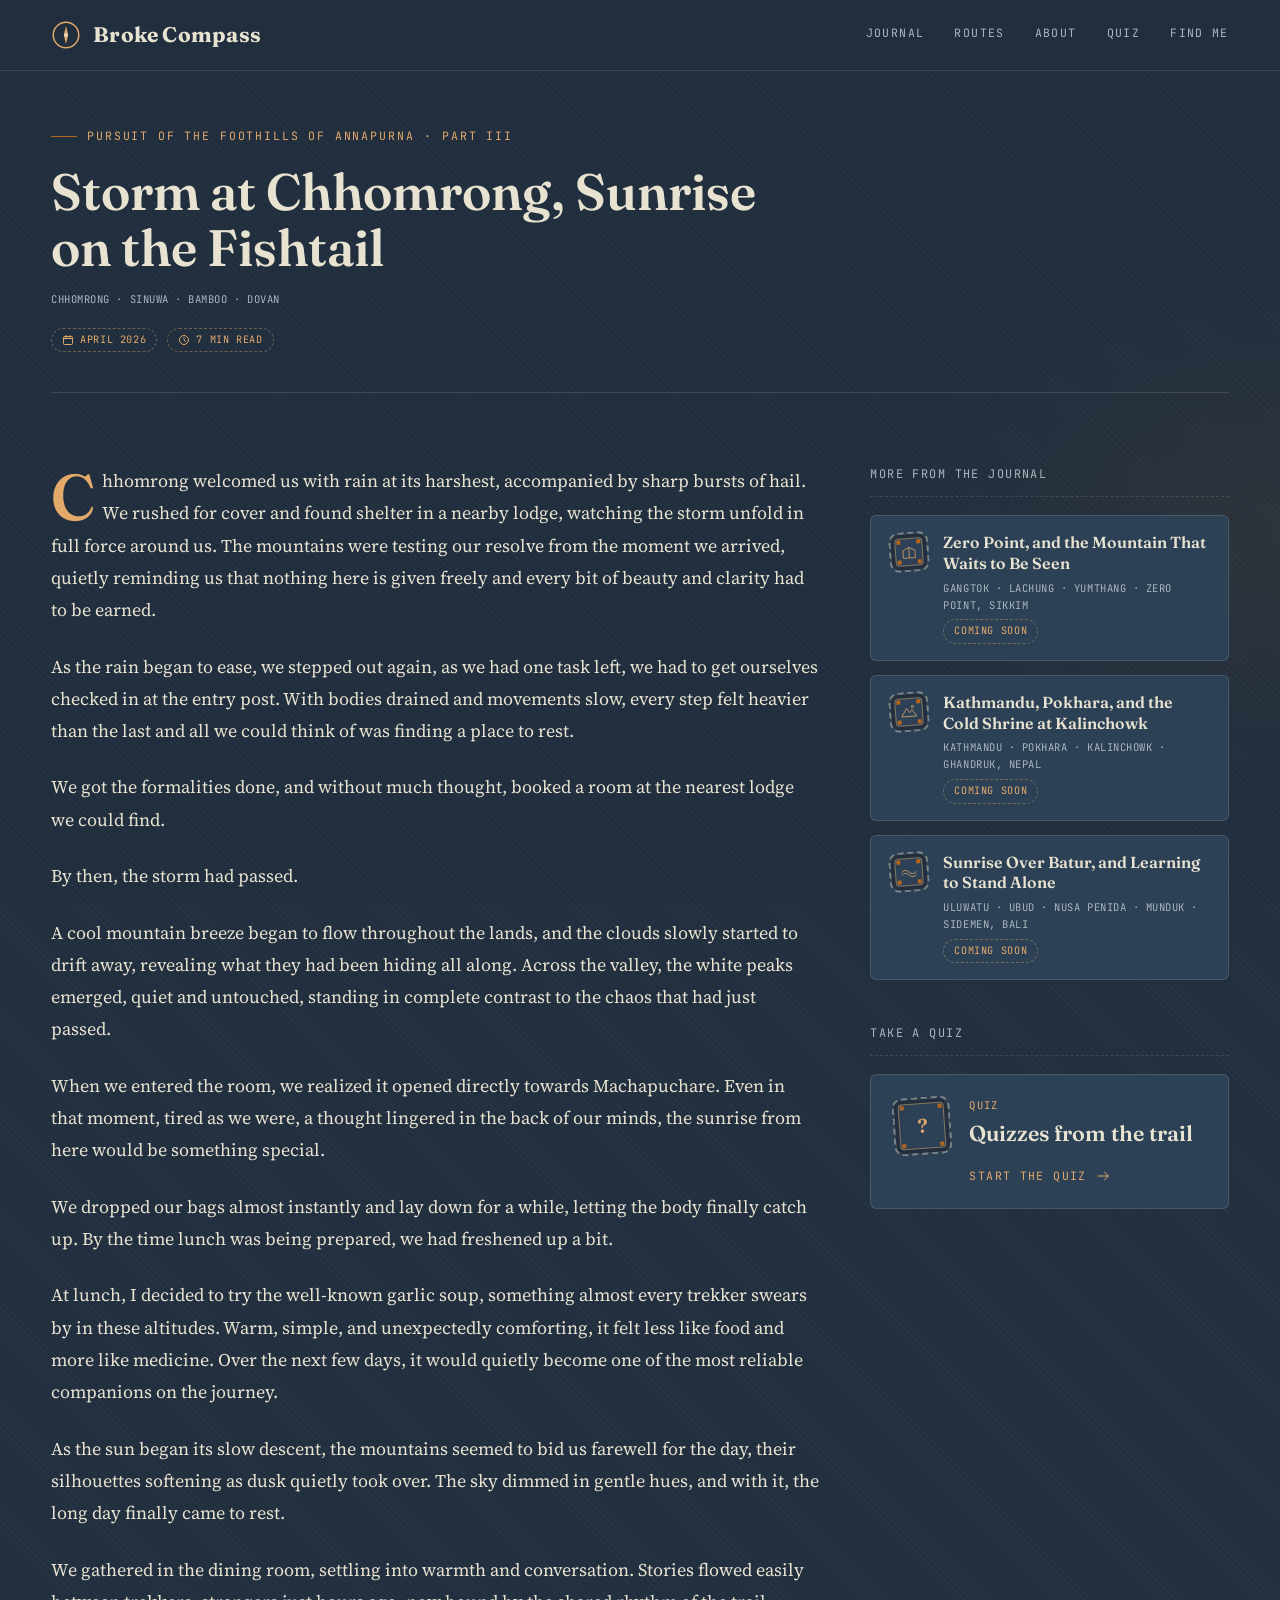
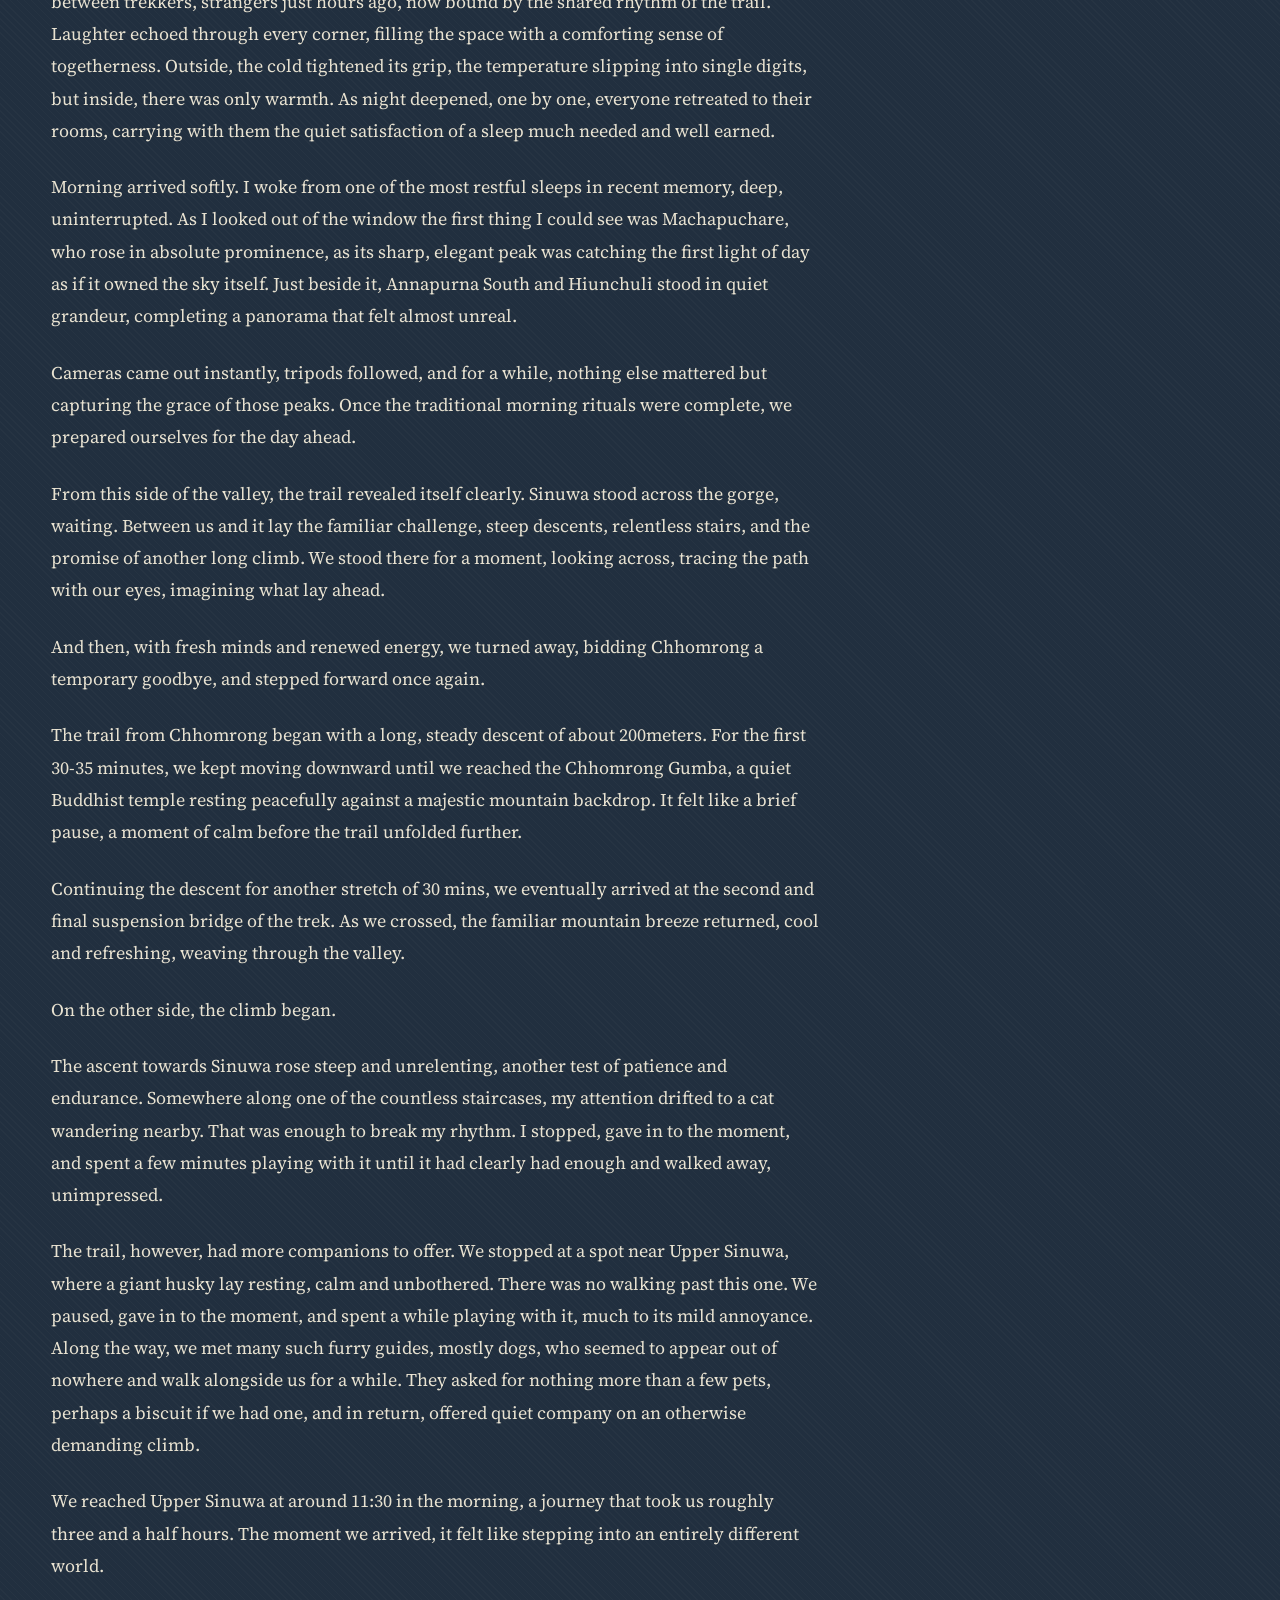
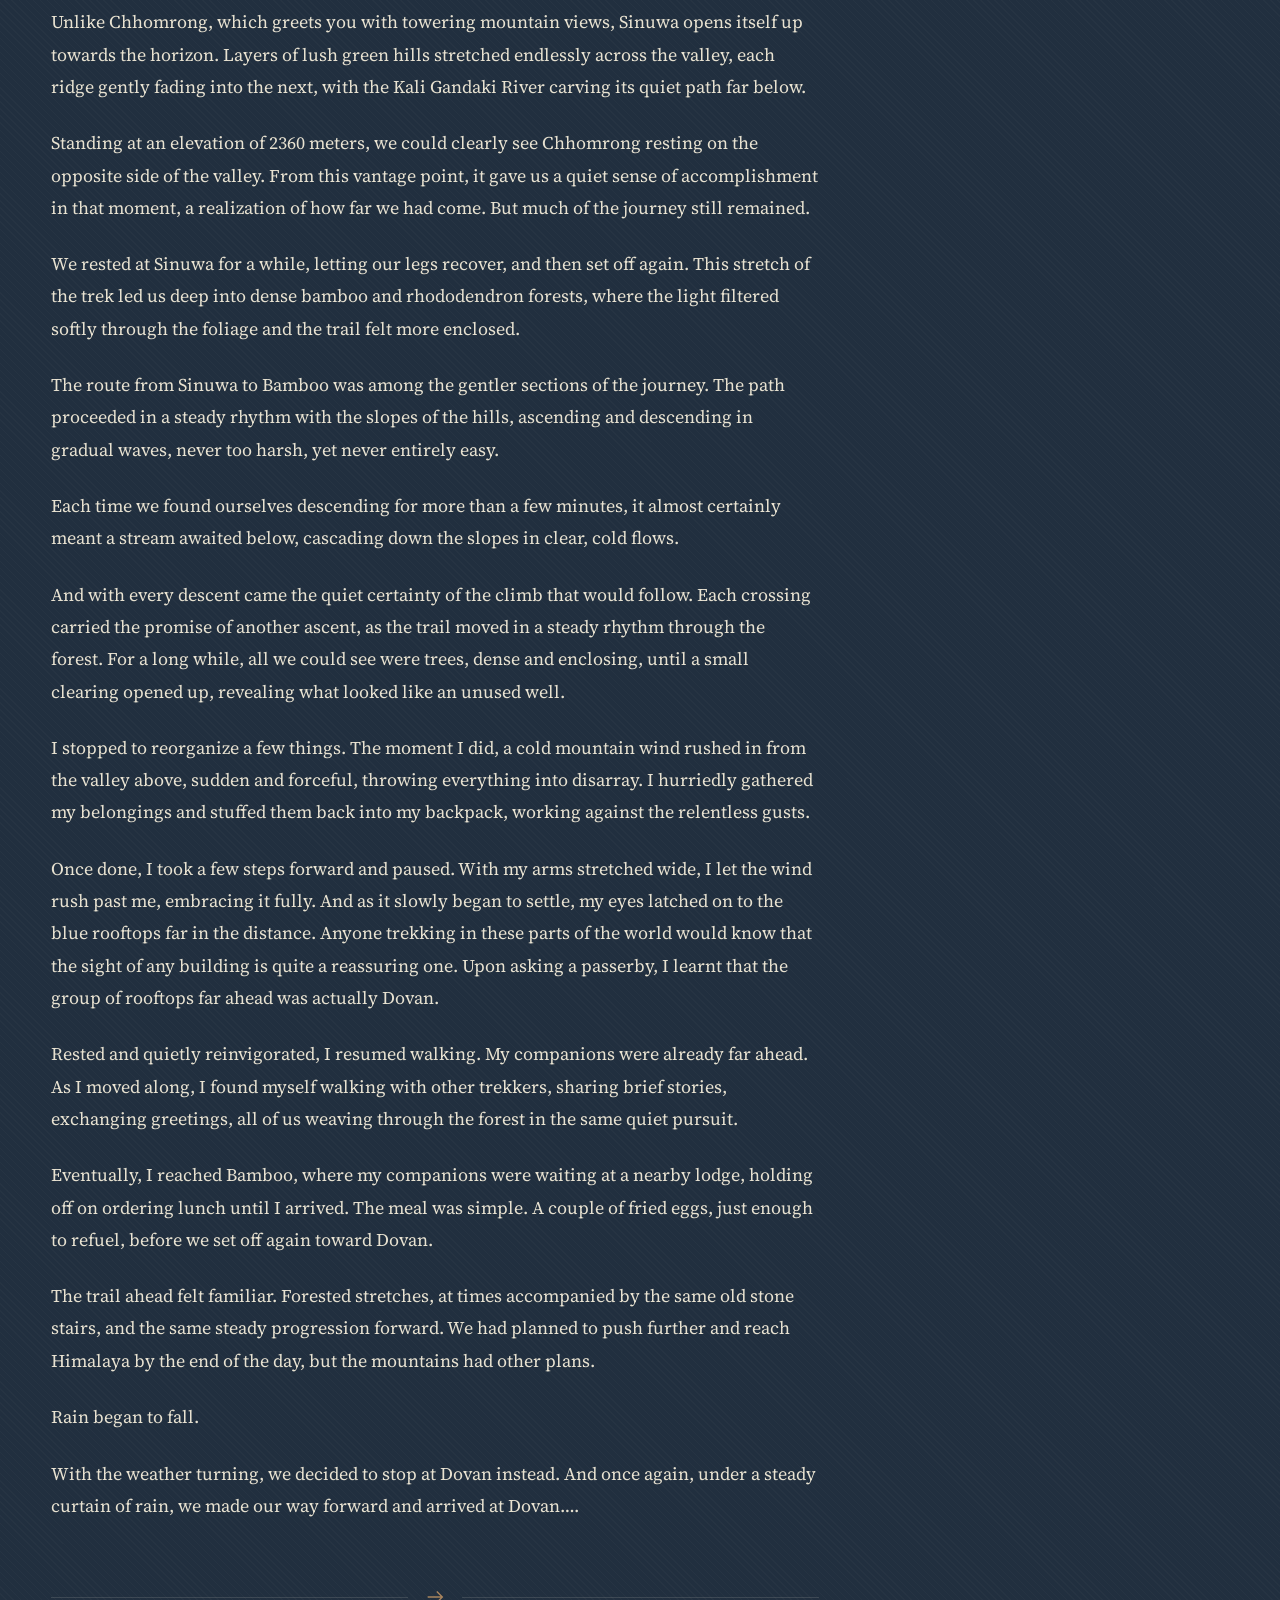
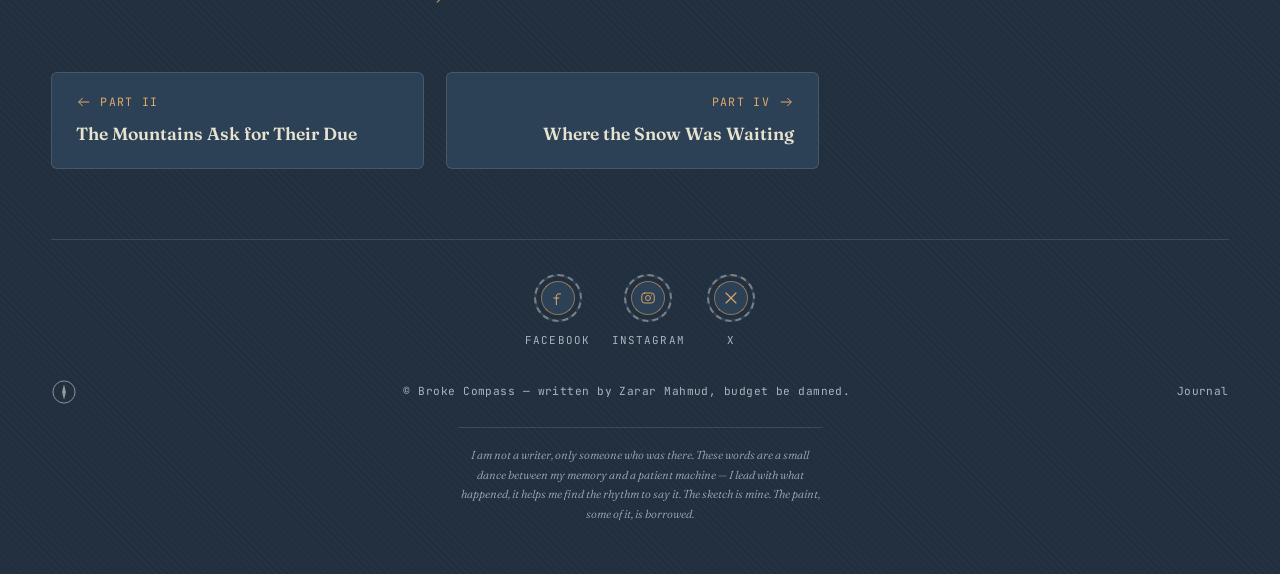
<file: posts/abc-trek/part-3.html>
<!DOCTYPE html>
<html lang="en">
<head>
<meta charset="UTF-8">
<meta name="viewport" content="width=device-width, initial-scale=1.0">
<title>ABC Trek Part III: Chhomrong to Dovan via Sinuwa &amp; Bamboo</title>
<meta name="description" content="ABC trek, part III: hail at Chhomrong, Machapuchare at sunrise from the lodge window, garlic soup, then rhododendron forest via Sinuwa and Bamboo to Dovan.">
<meta name="keywords" content="Annapurna Base Camp trek, ABC trek, Chhomrong, Machapuchare sunrise, Fishtail mountain, Sinuwa, Bamboo, Dovan, Chhomrong to Dovan, garlic soup trek, Annapurna South, Hiunchuli">
<meta name="author" content="Zarar Mahmud">
<meta name="robots" content="index, follow, max-image-preview:large, max-snippet:-1">
<link rel="canonical" href="https://broke-compass.netlify.app/posts/abc-trek/part-3.html">
<meta name="theme-color" content="#212f3f">

<link rel="icon" href="../../assets/icons/favicon.svg" type="image/svg+xml">
<link rel="icon" href="../../assets/icons/favicon-32.png" type="image/png" sizes="32x32">
<link rel="apple-touch-icon" href="../../assets/icons/apple-touch-icon.png">

<!-- Social previews (Open Graph: Facebook, WhatsApp, LinkedIn; Twitter/X card) -->
<meta property="og:type" content="article">
<meta property="og:site_name" content="Broke Compass">
<meta property="og:locale" content="en_US">
<meta property="og:title" content="ABC Trek Part III: Chhomrong to Dovan via Sinuwa &amp; Bamboo">
<meta property="og:description" content="ABC trek, part III: hail at Chhomrong, Machapuchare at sunrise from the lodge window, garlic soup, then rhododendron forest via Sinuwa and Bamboo to Dovan.">
<meta property="og:url" content="https://broke-compass.netlify.app/posts/abc-trek/part-3.html">
<meta property="og:image" content="https://broke-compass.netlify.app/assets/images/og-card.png">
<meta property="og:image:width" content="1200">
<meta property="og:image:height" content="630">
<meta property="og:image:alt" content="Broke Compass — a brass compass beside the words: Planned like it matters. Spent like it doesn't.">
<meta property="article:published_time" content="2026-10-01">
<meta property="article:author" content="Zarar Mahmud">
<meta property="article:section" content="Field Notes">
<meta property="article:tag" content="Annapurna Base Camp">
<meta property="article:tag" content="Nepal">
<meta property="article:tag" content="Trekking">
<meta property="article:tag" content="Chhomrong">
<meta property="article:tag" content="Sinuwa">
<meta property="article:tag" content="Bamboo">
<meta property="article:tag" content="Dovan">
<meta name="twitter:card" content="summary_large_image">
<meta name="twitter:creator" content="@zarar26896">
<meta name="twitter:title" content="ABC Trek Part III: Chhomrong to Dovan via Sinuwa &amp; Bamboo">
<meta name="twitter:description" content="ABC trek, part III: hail at Chhomrong, Machapuchare at sunrise from the lodge window, garlic soup, then rhododendron forest via Sinuwa and Bamboo to Dovan.">
<meta name="twitter:image" content="https://broke-compass.netlify.app/assets/images/og-card.png">

<!-- Structured data for search engines (schema.org) -->
<script type="application/ld+json">
{
  "@context": "https://schema.org",
  "@graph": [
    {
      "@type": "BlogPosting",
      "@id": "https://broke-compass.netlify.app/posts/abc-trek/part-3.html#post",
      "url": "https://broke-compass.netlify.app/posts/abc-trek/part-3.html",
      "mainEntityOfPage": "https://broke-compass.netlify.app/posts/abc-trek/part-3.html",
      "headline": "Part III: Storm at Chhomrong, Sunrise on the Fishtail",
      "alternativeHeadline": "ABC Trek Part III: Chhomrong to Dovan via Sinuwa & Bamboo",
      "description": "ABC trek, part III: hail at Chhomrong, Machapuchare at sunrise from the lodge window, garlic soup, then rhododendron forest via Sinuwa and Bamboo to Dovan.",
      "image": "https://broke-compass.netlify.app/assets/images/og-card.png",
      "datePublished": "2026-10-01",
      "dateModified": "2026-10-01",
      "author": {
        "@type": "Person",
        "@id": "https://broke-compass.netlify.app/#zarar",
        "name": "Zarar Mahmud"
      },
      "publisher": {
        "@type": "Person",
        "@id": "https://broke-compass.netlify.app/#zarar",
        "name": "Zarar Mahmud"
      },
      "inLanguage": "en",
      "articleSection": "Field Notes",
      "keywords": "Annapurna Base Camp trek, ABC trek, Chhomrong, Machapuchare sunrise, Fishtail mountain, Sinuwa, Bamboo, Dovan, Chhomrong to Dovan, garlic soup trek, Annapurna South, Hiunchuli",
      "wordCount": 1463,
      "timeRequired": "PT7M",
      "contentLocation": [
        {
          "@type": "Place",
          "name": "Chhomrong, Nepal"
        },
        {
          "@type": "Place",
          "name": "Sinuwa, Nepal"
        },
        {
          "@type": "Place",
          "name": "Bamboo, Nepal"
        },
        {
          "@type": "Place",
          "name": "Dovan, Nepal"
        }
      ],
      "isPartOf": {
        "@type": "CreativeWorkSeries",
        "@id": "https://broke-compass.netlify.app/posts/abc-trek/",
        "name": "Pursuit of the Foothills of Annapurna",
        "url": "https://broke-compass.netlify.app/posts/abc-trek/"
      }
    },
    {
      "@type": "BreadcrumbList",
      "itemListElement": [
        {
          "@type": "ListItem",
          "position": 1,
          "name": "Broke Compass",
          "item": "https://broke-compass.netlify.app/"
        },
        {
          "@type": "ListItem",
          "position": 2,
          "name": "Pursuit of the Foothills of Annapurna",
          "item": "https://broke-compass.netlify.app/posts/abc-trek/"
        },
        {
          "@type": "ListItem",
          "position": 3,
          "name": "Part III: Storm at Chhomrong, Sunrise on the Fishtail",
          "item": "https://broke-compass.netlify.app/posts/abc-trek/part-3.html"
        }
      ]
    }
  ]
}
</script>

<link rel="preconnect" href="https://fonts.googleapis.com">
<link rel="preconnect" href="https://fonts.gstatic.com" crossorigin>
<link href="https://fonts.googleapis.com/css2?family=Fraunces:opsz,wght@9..144,300;9..144,500;9..144,600;9..144,700&family=Source+Serif+4:ital,wght@0,400;0,500;0,600;1,400&family=JetBrains+Mono:wght@400;500;600&display=swap" rel="stylesheet">

<!-- Bootstrap first, so the site's own styles in main.css win any tie. -->
<link rel="stylesheet" href="https://cdn.jsdelivr.net/npm/bootstrap@5.3.8/dist/css/bootstrap.min.css" integrity="sha384-sRIl4kxILFvY47J16cr9ZwB07vP4J8+LH7qKQnuqkuIAvNWLzeN8tE5YBujZqJLB" crossorigin="anonymous">
<link rel="stylesheet" href="../../assets/css/main.css">
</head>
<body>

<a class="skip-link" href="#main">Skip to content</a>

<div class="container-fluid wrap">

  <!-- ============================ MASTHEAD ============================ -->
  <header class="nav">
    <div class="nav-row">
      <a href="../../index.html" class="brand">
        <svg class="icon" viewBox="0 0 40 40" aria-hidden="true" focusable="false">
          <circle cx="20" cy="20" r="17" stroke="currentColor" stroke-width="2"/>
          <path d="M20 8 L23 20 L20 32 L17 20 Z" fill="currentColor"/>
          <circle cx="20" cy="20" r="2.4" fill="#e8e2d1"/>
        </svg>
        Broke Compass
      </a>
      <nav class="nav-links label" aria-label="Sections">
        <a href="../../index.html#entries">Journal</a>
        <a href="../../index.html#routes">Routes</a>
        <a href="../../index.html#about">About</a>
        <a href="../../quiz/index.html">Quiz</a>
        <a href="#contact">Find Me</a>
      </nav>
    </div>
  </header>

  <main id="main">

  <!-- =========================== POST HEADER =========================== -->
  <header class="post-head">
    <p class="eyebrow label"><a href="index.html">Pursuit of the Foothills of Annapurna</a> · Part III</p>
    <h1 class="post-title">Storm at Chhomrong, Sunrise on the Fishtail</h1>
    <p class="entry-location label">Chhomrong · Sinuwa · Bamboo · Dovan</p>
    <div class="entry-tags">
      <span class="entry-tag-pill label"><svg class="icon" viewBox="0 0 24 24" stroke="currentColor" stroke-width="2" stroke-linecap="round" stroke-linejoin="round" aria-hidden="true" focusable="false"><rect x="3" y="5" width="18" height="16" rx="2"/><path d="M3 9h18M8 3v4M16 3v4"/></svg>April 2026</span>
      <span class="entry-tag-pill label"><svg class="icon" viewBox="0 0 24 24" stroke="currentColor" stroke-width="2" stroke-linecap="round" stroke-linejoin="round" aria-hidden="true" focusable="false"><circle cx="12" cy="12" r="9"/><path d="M12 7v5l3 3"/></svg>7 min read</span>
    </div>
  </header>

  <div class="row post-layout">
    <div class="col-lg-8">
      <!-- ============================== STORY ============================== -->
      <article class="prose">
          <p>Chhomrong welcomed us with rain at its harshest, accompanied by sharp bursts of hail. We rushed for cover and found shelter in a nearby lodge, watching the storm unfold in full force around us. The mountains were testing our resolve from the moment we arrived, quietly reminding us that nothing here is given freely and every bit of beauty and clarity had to be earned.</p>
          <p>As the rain began to ease, we stepped out again, as we had one task left, we had to get ourselves checked in at the entry post. With bodies drained and movements slow, every step felt heavier than the last and all we could think of was finding a place to rest.</p>
          <p>We got the formalities done, and without much thought, booked a room at the nearest lodge we could find.</p>
          <p>By then, the storm had passed.</p>
          <p>A cool mountain breeze began to flow throughout the lands, and the clouds slowly started to drift away, revealing what they had been hiding all along. Across the valley, the white peaks emerged, quiet and untouched, standing in complete contrast to the chaos that had just passed.</p>
          <p>When we entered the room, we realized it opened directly towards Machapuchare. Even in that moment, tired as we were, a thought lingered in the back of our minds, the sunrise from here would be something special.</p>
          <p>We dropped our bags almost instantly and lay down for a while, letting the body finally catch up. By the time lunch was being prepared, we had freshened up a bit.</p>
          <p>At lunch, I decided to try the well-known garlic soup, something almost every trekker swears by in these altitudes. Warm, simple, and unexpectedly comforting, it felt less like food and more like medicine. Over the next few days, it would quietly become one of the most reliable companions on the journey.</p>
          <p>As the sun began its slow descent, the mountains seemed to bid us farewell for the day, their silhouettes softening as dusk quietly took over. The sky dimmed in gentle hues, and with it, the long day finally came to rest.</p>
          <p>We gathered in the dining room, settling into warmth and conversation. Stories flowed easily between trekkers, strangers just hours ago, now bound by the shared rhythm of the trail. Laughter echoed through every corner, filling the space with a comforting sense of togetherness. Outside, the cold tightened its grip, the temperature slipping into single digits, but inside, there was only warmth. As night deepened, one by one, everyone retreated to their rooms, carrying with them the quiet satisfaction of a sleep much needed and well earned.</p>
          <p>Morning arrived softly. I woke from one of the most restful sleeps in recent memory, deep, uninterrupted. As I looked out of the window the first thing I could see was Machapuchare, who rose in absolute prominence, as its sharp, elegant peak was catching the first light of day as if it owned the sky itself. Just beside it, Annapurna South and Hiunchuli stood in quiet grandeur, completing a panorama that felt almost unreal.</p>
          <p>Cameras came out instantly, tripods followed, and for a while, nothing else mattered but capturing the grace of those peaks. Once the traditional morning rituals were complete, we prepared ourselves for the day ahead.</p>
          <p>From this side of the valley, the trail revealed itself clearly. Sinuwa stood across the gorge, waiting. Between us and it lay the familiar challenge, steep descents, relentless stairs, and the promise of another long climb. We stood there for a moment, looking across, tracing the path with our eyes, imagining what lay ahead.</p>
          <p>And then, with fresh minds and renewed energy, we turned away, bidding Chhomrong a temporary goodbye, and stepped forward once again.</p>
          <p>The trail from Chhomrong began with a long, steady descent of about 200meters. For the first 30-35 minutes, we kept moving downward until we reached the Chhomrong Gumba, a quiet Buddhist temple resting peacefully against a majestic mountain backdrop. It felt like a brief pause, a moment of calm before the trail unfolded further.</p>
          <p>Continuing the descent for another stretch of 30 mins, we eventually arrived at the second and final suspension bridge of the trek. As we crossed, the familiar mountain breeze returned, cool and refreshing, weaving through the valley.</p>
          <p>On the other side, the climb began.</p>
          <p>The ascent towards Sinuwa rose steep and unrelenting, another test of patience and endurance. Somewhere along one of the countless staircases, my attention drifted to a cat wandering nearby. That was enough to break my rhythm. I stopped, gave in to the moment, and spent a few minutes playing with it until it had clearly had enough and walked away, unimpressed.</p>
          <p>The trail, however, had more companions to offer. We stopped at a spot near Upper Sinuwa, where a giant husky lay resting, calm and unbothered. There was no walking past this one. We paused, gave in to the moment, and spent a while playing with it, much to its mild annoyance. Along the way, we met many such furry guides, mostly dogs, who seemed to appear out of nowhere and walk alongside us for a while. They asked for nothing more than a few pets, perhaps a biscuit if we had one, and in return, offered quiet company on an otherwise demanding climb.</p>
          <p>We reached Upper Sinuwa at around 11:30 in the morning, a journey that took us roughly three and a half hours. The moment we arrived, it felt like stepping into an entirely different world.</p>
          <p>Unlike Chhomrong, which greets you with towering mountain views, Sinuwa opens itself up towards the horizon. Layers of lush green hills stretched endlessly across the valley, each ridge gently fading into the next, with the Kali Gandaki River carving its quiet path far below.</p>
          <p>Standing at an elevation of 2360 meters, we could clearly see Chhomrong resting on the opposite side of the valley. From this vantage point, it gave us a quiet sense of accomplishment in that moment, a realization of how far we had come. But much of the journey still remained.</p>
          <p>We rested at Sinuwa for a while, letting our legs recover, and then set off again. This stretch of the trek led us deep into dense bamboo and rhododendron forests, where the light filtered softly through the foliage and the trail felt more enclosed.</p>
          <p>The route from Sinuwa to Bamboo was among the gentler sections of the journey. The path proceeded in a steady rhythm with the slopes of the hills, ascending and descending in gradual waves, never too harsh, yet never entirely easy.</p>
          <p>Each time we found ourselves descending for more than a few minutes, it almost certainly meant a stream awaited below, cascading down the slopes in clear, cold flows.</p>
          <p>And with every descent came the quiet certainty of the climb that would follow. Each crossing carried the promise of another ascent, as the trail moved in a steady rhythm through the forest. For a long while, all we could see were trees, dense and enclosing, until a small clearing opened up, revealing what looked like an unused well.</p>
          <p>I stopped to reorganize a few things. The moment I did, a cold mountain wind rushed in from the valley above, sudden and forceful, throwing everything into disarray. I hurriedly gathered my belongings and stuffed them back into my backpack, working against the relentless gusts.</p>
          <p>Once done, I took a few steps forward and paused. With my arms stretched wide, I let the wind rush past me, embracing it fully. And as it slowly began to settle, my eyes latched on to the blue rooftops far in the distance. Anyone trekking in these parts of the world would know that the sight of any building is quite a reassuring one. Upon asking a passerby, I learnt that the group of rooftops far ahead was actually Dovan.</p>
          <p>Rested and quietly reinvigorated, I resumed walking. My companions were already far ahead. As I moved along, I found myself walking with other trekkers, sharing brief stories, exchanging greetings, all of us weaving through the forest in the same quiet pursuit.</p>
          <p>Eventually, I reached Bamboo, where my companions were waiting at a nearby lodge, holding off on ordering lunch until I arrived. The meal was simple. A couple of fried eggs, just enough to refuel, before we set off again toward Dovan.</p>
          <p>The trail ahead felt familiar. Forested stretches, at times accompanied by the same old stone stairs, and the same steady progression forward. We had planned to push further and reach Himalaya by the end of the day, but the mountains had other plans.</p>
          <p>Rain began to fall.</p>
          <p>With the weather turning, we decided to stop at Dovan instead. And once again, under a steady curtain of rain, we made our way forward and arrived at Dovan….</p>
      </article>

        <div class="route-divider" role="presentation">
          <div class="line"></div>
          <svg class="icon" viewBox="0 0 24 24" stroke="currentColor" stroke-width="1.5" aria-hidden="true" focusable="false"><path d="M4 12 L20 12 M14 6 L20 12 L14 18"/></svg>
          <div class="line"></div>
        </div>

      <nav class="post-nav" aria-label="Series">
          <a class="post-nav-link" href="part-2.html">
            <span class="label"><svg class="icon" viewBox="0 0 24 24" stroke="currentColor" stroke-width="1.5" aria-hidden="true" focusable="false"><path d="M20 12 L4 12 M10 6 L4 12 L10 18"/></svg> Part II</span>
            <span class="post-nav-title">The Mountains Ask for Their Due</span>
          </a>
          <a class="post-nav-link is-next" href="part-4.html">
            <span class="label">Part IV <svg class="icon" viewBox="0 0 24 24" stroke="currentColor" stroke-width="1.5" aria-hidden="true" focusable="false"><path d="M4 12 L20 12 M14 6 L20 12 L14 18"/></svg></span>
            <span class="post-nav-title">Where the Snow Was Waiting</span>
          </a>
      </nav>
    </div>

    <div class="col-lg-4">
      <!-- ============================== SIDEBAR ============================ -->
      <aside class="post-aside" aria-label="More from Broke Compass">
        <section aria-labelledby="aside-journals-head">
          <h2 class="aside-head label" id="aside-journals-head">More from the journal</h2>
          <!-- Journals without a page yet. When one gets a page, turn its
               <div class="aside-journal"> into <a class="aside-journal" href="…">
               and drop the "Coming soon" pill. -->
          <ul class="aside-journals">
            <li>
              <div class="aside-journal">
                <div class="stamp" aria-hidden="true">
                  <svg class="icon" viewBox="0 0 48 48" stroke="currentColor" stroke-width="2" aria-hidden="true" focusable="false"><path d="M8 40 L8 20 L24 12 L40 20 L40 40 Z"/><path d="M24 12 L24 40"/></svg>
                </div>
                <div class="aside-journal-body">
                  <h3>Zero Point, and the Mountain That Waits to Be Seen</h3>
                  <p class="entry-location label">Gangtok · Lachung · Yumthang · Zero Point, Sikkim</p>
                  <span class="entry-tag-pill label">Coming soon</span>
                </div>
              </div>
            </li>
            <li>
              <div class="aside-journal">
                <div class="stamp" aria-hidden="true">
                  <svg class="icon" viewBox="0 0 48 48" stroke="currentColor" stroke-width="2" aria-hidden="true" focusable="false"><path d="M4 36 L18 14 L26 26 L32 18 L44 36 Z"/><circle cx="34" cy="10" r="3"/></svg>
                </div>
                <div class="aside-journal-body">
                  <h3>Kathmandu, Pokhara, and the Cold Shrine at Kalinchowk</h3>
                  <p class="entry-location label">Kathmandu · Pokhara · Kalinchowk · Ghandruk, Nepal</p>
                  <span class="entry-tag-pill label">Coming soon</span>
                </div>
              </div>
            </li>
            <li>
              <div class="aside-journal">
                <div class="stamp" aria-hidden="true">
                  <svg class="icon" viewBox="0 0 48 48" stroke="currentColor" stroke-width="2" aria-hidden="true" focusable="false"><path d="M4 24 Q 14 14 24 24 T 44 24"/><path d="M4 32 Q 14 22 24 32 T 44 32"/></svg>
                </div>
                <div class="aside-journal-body">
                  <h3>Sunrise Over Batur, and Learning to Stand Alone</h3>
                  <p class="entry-location label">Uluwatu · Ubud · Nusa Penida · Munduk · Sidemen, Bali</p>
                  <span class="entry-tag-pill label">Coming soon</span>
                </div>
              </div>
            </li>
          </ul>
        </section>

        <!-- Links to the quiz hub; random-quiz.js swaps in a random quiz. -->
        <section aria-labelledby="aside-quiz-head">
          <h2 class="aside-head label" id="aside-quiz-head">Take a quiz</h2>
          <a class="part-card" href="../../quiz/index.html" data-random-quiz>
            <div class="stamp part-num" aria-hidden="true">?</div>
            <div class="part-card-body">
              <p class="part-card-kicker label">Quiz</p>
              <h3 data-random-quiz-title>Quizzes from the trail</h3>
              <div class="part-card-foot">
                <span class="part-card-cta label">Start the quiz <svg class="icon" viewBox="0 0 24 24" stroke="currentColor" stroke-width="1.5" aria-hidden="true" focusable="false"><path d="M4 12 L20 12 M14 6 L20 12 L14 18"/></svg></span>
              </div>
            </div>
          </a>
        </section>
      </aside>
    </div>
  </div>

  </main>

  <!-- ============================== FOOTER ============================= -->
  <footer class="site-footer" id="contact">
    <div class="social-row footer-socials">
      <a class="social-item" href="https://www.facebook.com/zarar.mahmud.26" target="_blank" rel="noopener noreferrer">
        <div class="social-badge">
          <svg class="icon" viewBox="0 0 48 48" stroke="currentColor" stroke-width="2.4" stroke-linecap="round" stroke-linejoin="round" aria-hidden="true" focusable="false">
            <path d="M20 40V20a6 6 0 0 1 6-6h4"/>
            <path d="M14 24h12"/>
          </svg>
        </div>
        <span class="social-label label">Facebook<span class="visually-hidden"> (opens in a new tab)</span></span>
      </a>
      <a class="social-item" href="https://www.instagram.com/zarar089/" target="_blank" rel="noopener noreferrer">
        <div class="social-badge">
          <svg class="icon" viewBox="0 0 48 48" stroke="currentColor" stroke-width="2.2" stroke-linecap="round" stroke-linejoin="round" aria-hidden="true" focusable="false">
            <rect x="9" y="12" width="30" height="24" rx="7"/>
            <circle cx="24" cy="24" r="6"/>
            <circle cx="32" cy="17" r="1.3" fill="currentColor" stroke="none"/>
          </svg>
        </div>
        <span class="social-label label">Instagram<span class="visually-hidden"> (opens in a new tab)</span></span>
      </a>
      <a class="social-item" href="https://x.com/zarar26896" target="_blank" rel="noopener noreferrer">
        <div class="social-badge">
          <svg class="icon" viewBox="0 0 48 48" stroke="currentColor" stroke-width="2.6" stroke-linecap="round" aria-hidden="true" focusable="false">
            <path d="M12 12 L36 36 M36 12 L12 36"/>
          </svg>
        </div>
        <span class="social-label label">X<span class="visually-hidden"> (opens in a new tab)</span></span>
      </a>
    </div>

    <div class="foot-row">
      <svg class="icon" viewBox="0 0 40 40" aria-hidden="true" focusable="false">
        <circle cx="20" cy="20" r="17" stroke="currentColor" stroke-width="1.4"/>
        <path d="M20 8 L23 20 L20 32 L17 20 Z" fill="currentColor"/>
      </svg>
      <div class="foot-note">© Broke Compass — written by Zarar Mahmud, budget be damned.</div>
      <div class="foot-note">Journal</div>
    </div>

    <p class="ai-note">I am not a writer, only someone who was there. These words are a small dance between my memory and a patient machine — I lead with what happened, it helps me find the rhythm to say it. The sketch is mine. The paint, some of it, is borrowed.</p>
  </footer>

</div>

<script type="module" src="../../assets/js/quiz/random-quiz.js"></script>

</body>
</html>
</file>
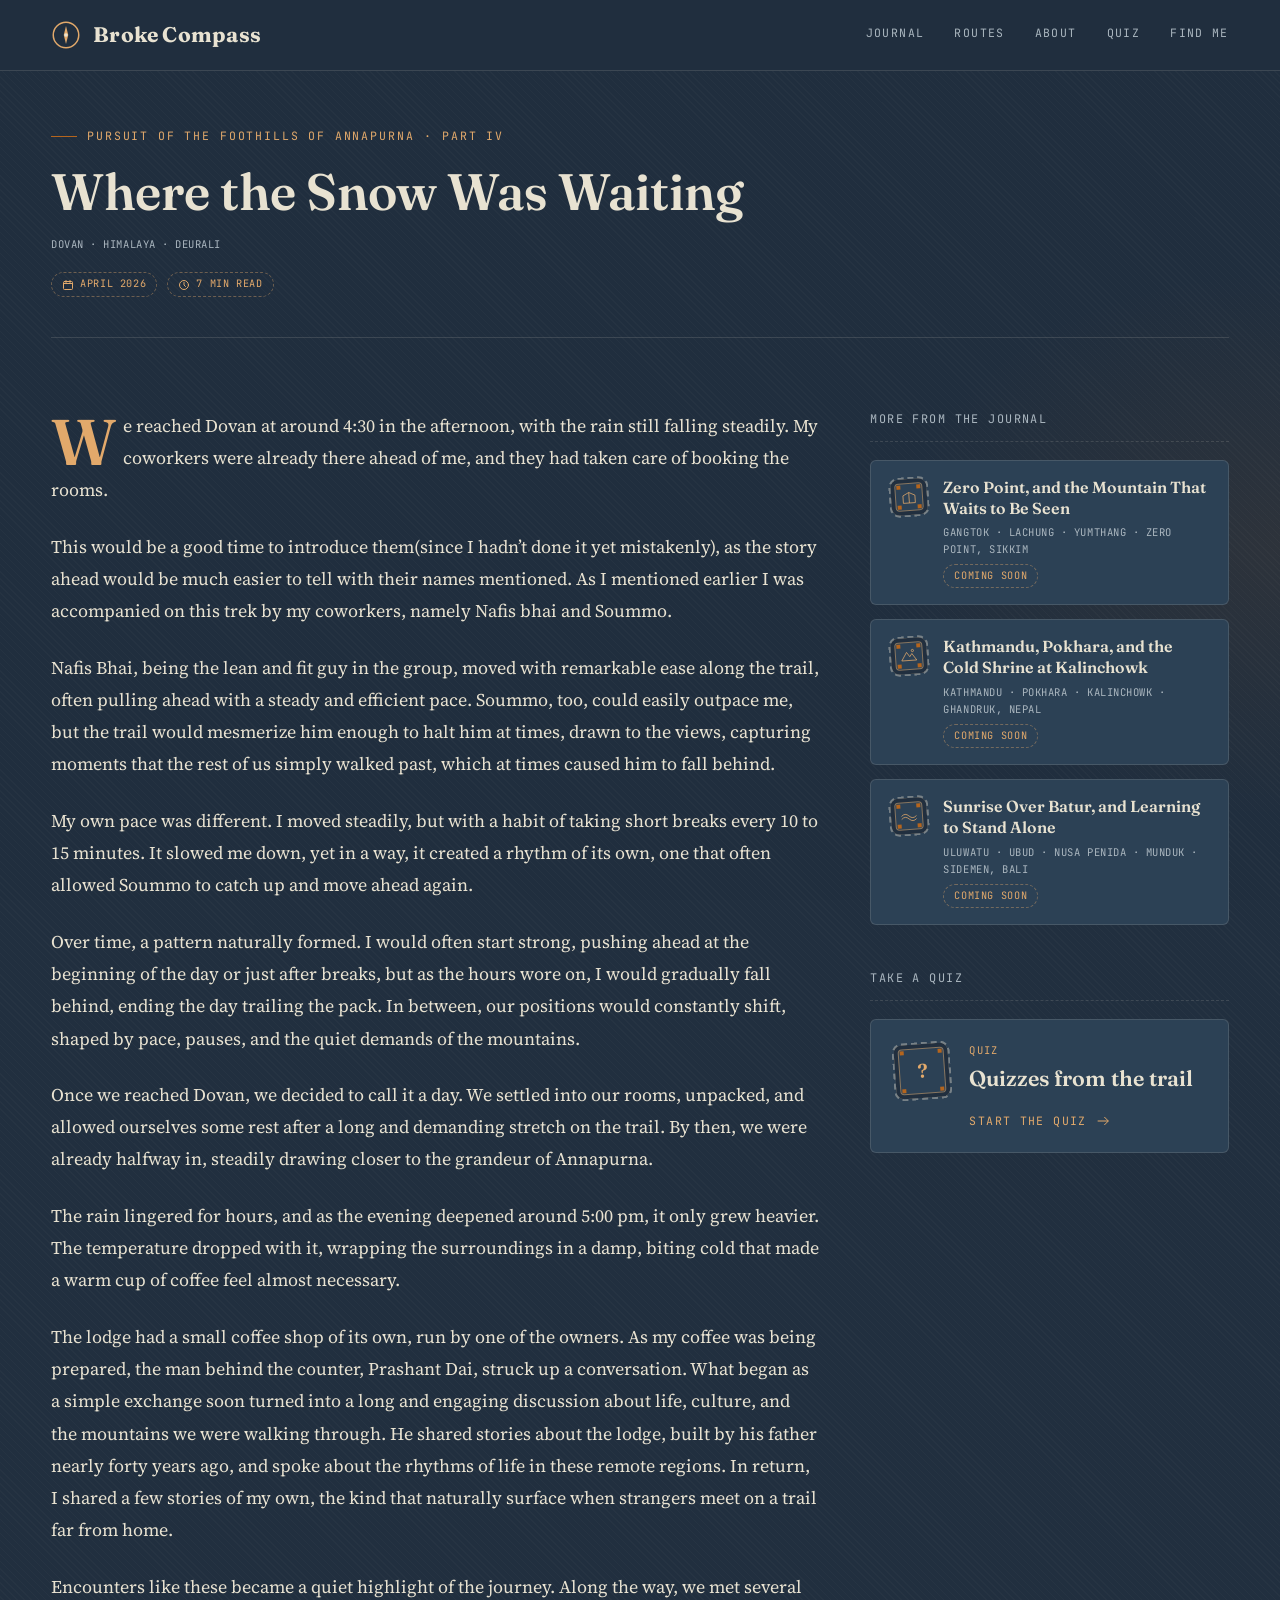
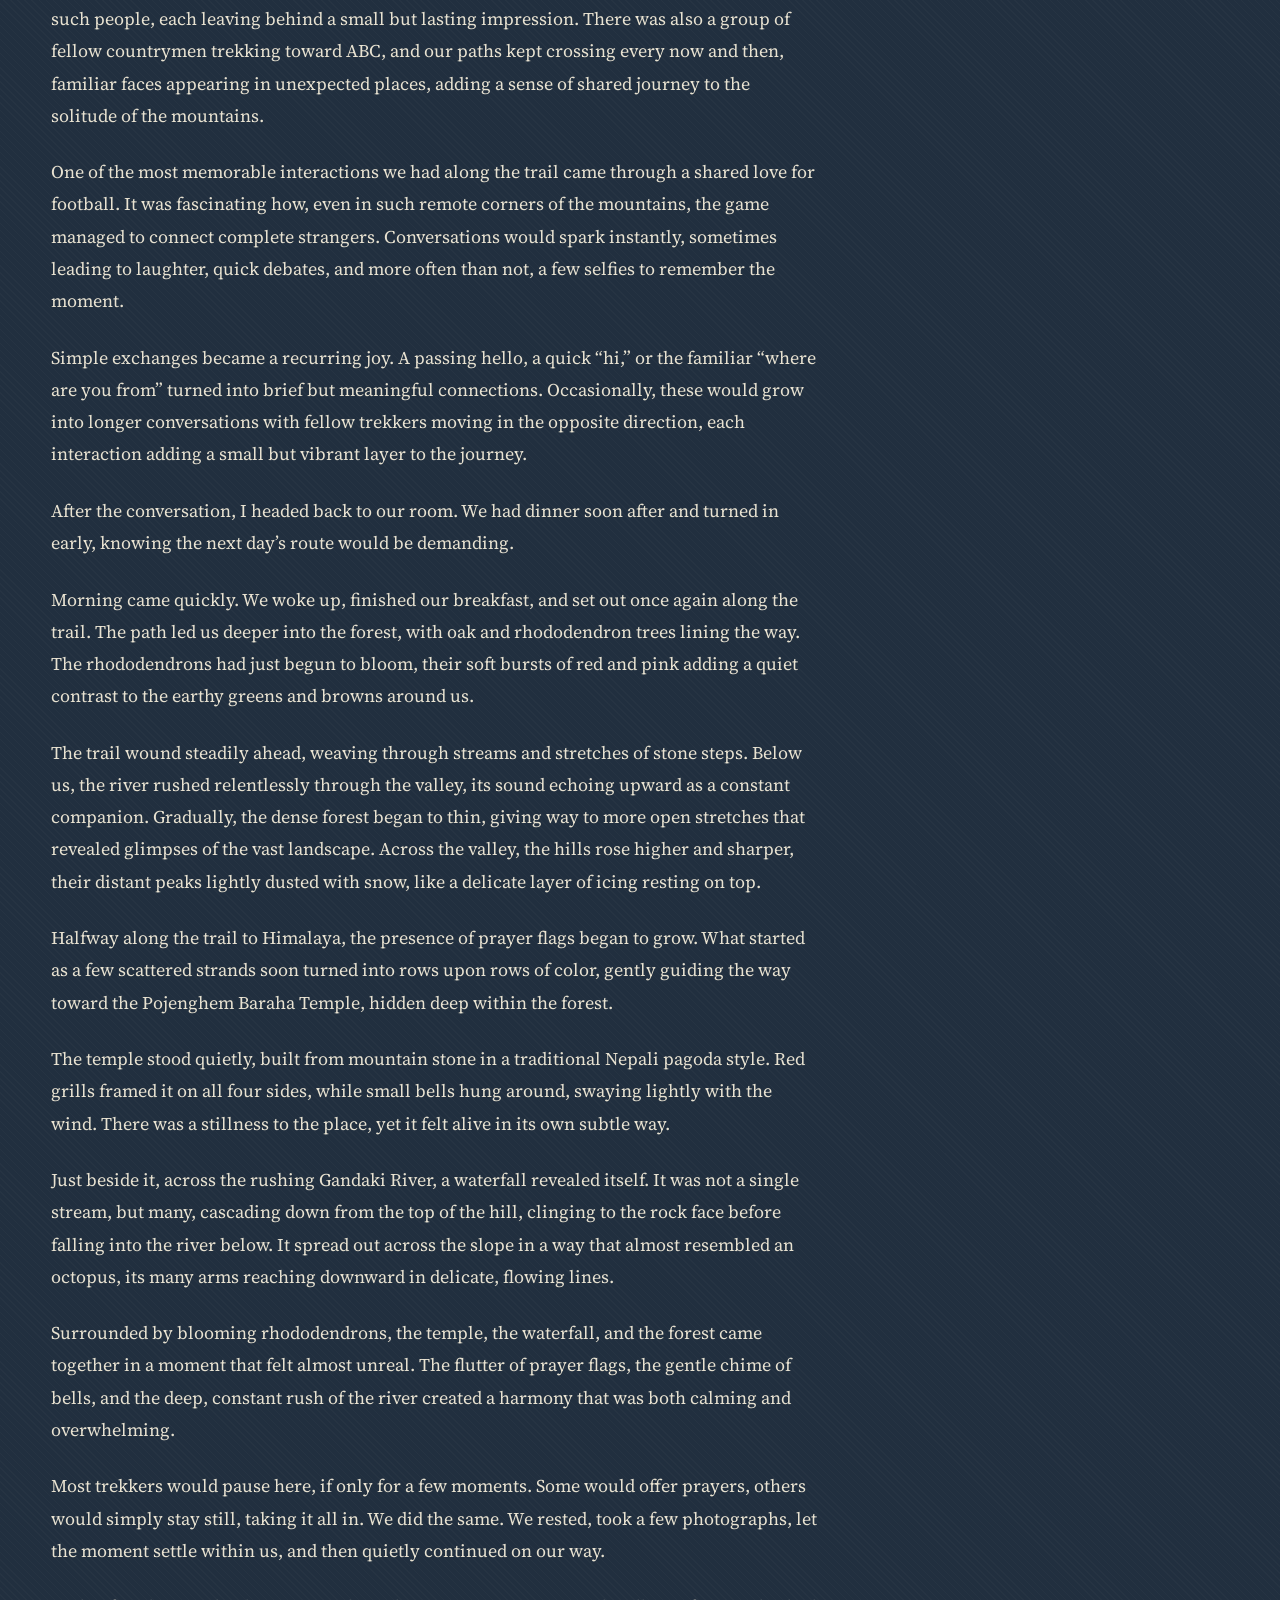
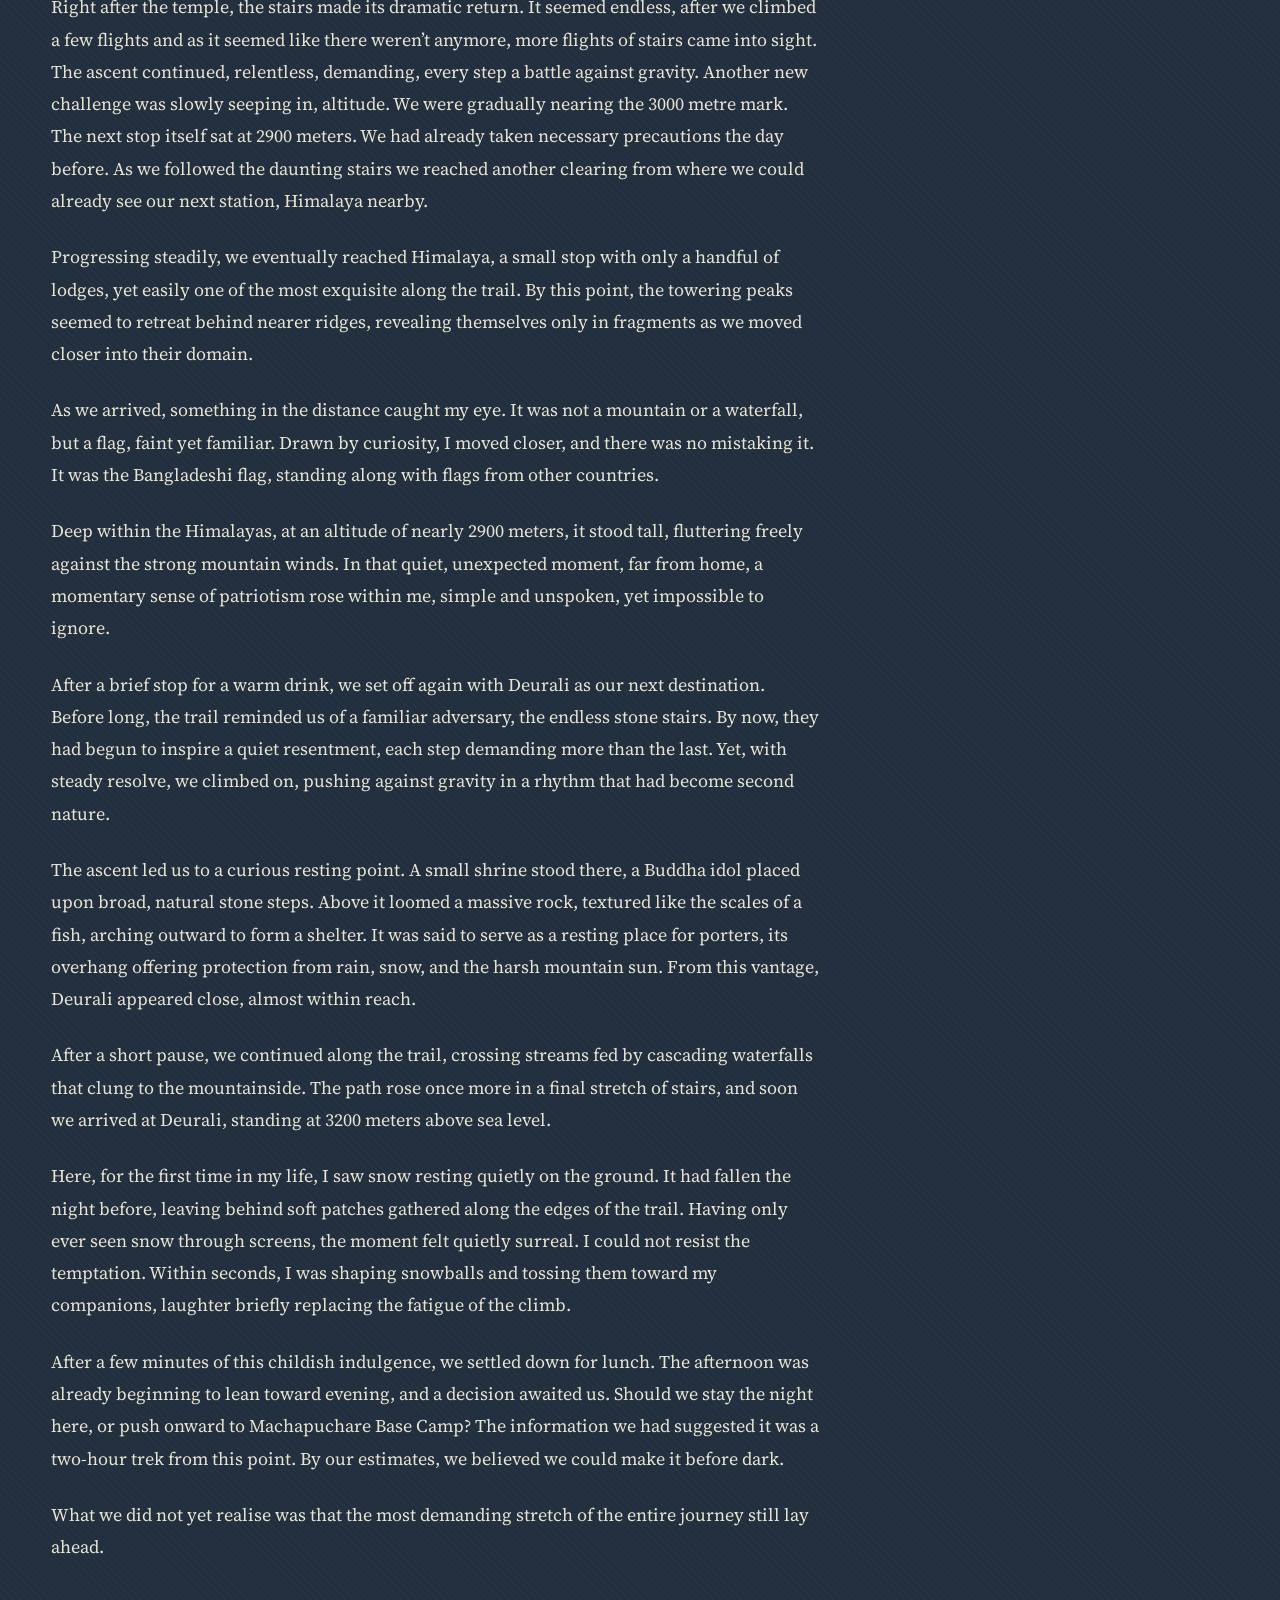
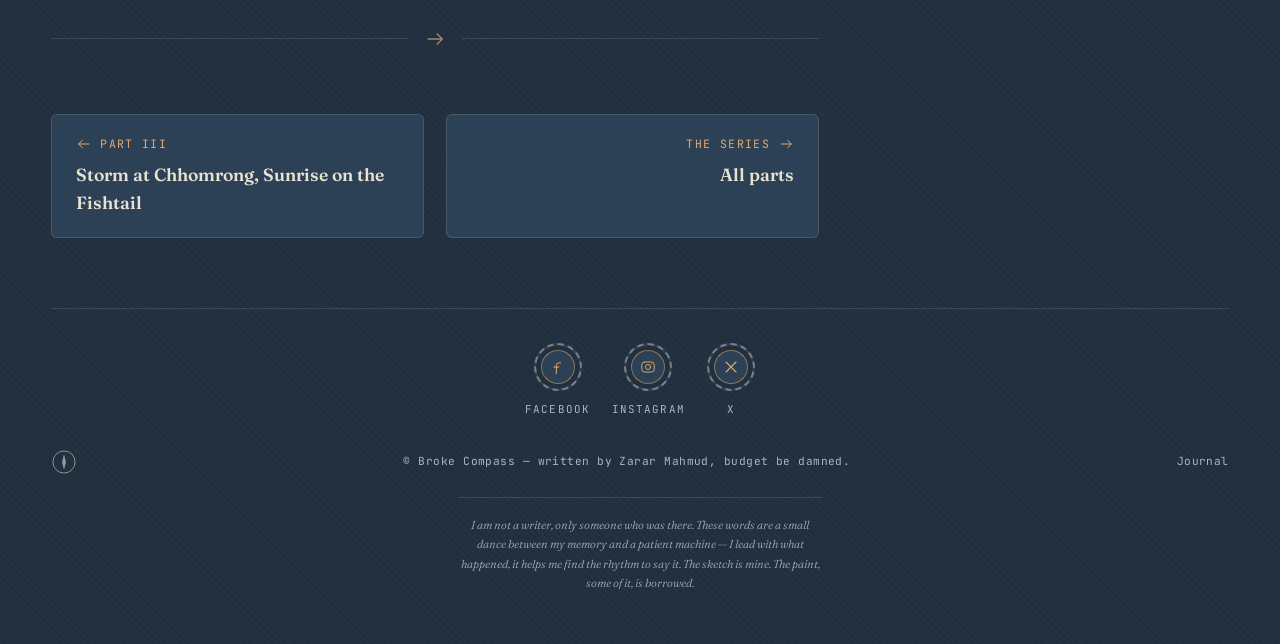
<file: posts/abc-trek/part-4.html>
<!DOCTYPE html>
<html lang="en">
<head>
<meta charset="UTF-8">
<meta name="viewport" content="width=device-width, initial-scale=1.0">
<title>ABC Trek Part IV: Dovan to Deurali, First Snow on the Trail</title>
<meta name="description" content="ABC trek, part IV: coffee and forty years of lodge stories at Dovan, rhododendrons in bloom, a waterfall temple, and touching snow for the first time at Deurali.">
<meta name="keywords" content="Annapurna Base Camp trek, ABC trek, Dovan, Himalaya Hotel, Deurali, Dovan to Deurali, snow on ABC trek, rhododendron bloom April, Annapurna trek in April, Nepal teahouse trek">
<meta name="author" content="Zarar Mahmud">
<meta name="robots" content="index, follow, max-image-preview:large, max-snippet:-1">
<link rel="canonical" href="https://broke-compass.netlify.app/posts/abc-trek/part-4.html">
<meta name="theme-color" content="#212f3f">

<link rel="icon" href="../../assets/icons/favicon.svg" type="image/svg+xml">
<link rel="icon" href="../../assets/icons/favicon-32.png" type="image/png" sizes="32x32">
<link rel="apple-touch-icon" href="../../assets/icons/apple-touch-icon.png">

<!-- Social previews (Open Graph: Facebook, WhatsApp, LinkedIn; Twitter/X card) -->
<meta property="og:type" content="article">
<meta property="og:site_name" content="Broke Compass">
<meta property="og:locale" content="en_US">
<meta property="og:title" content="ABC Trek Part IV: Dovan to Deurali, First Snow on the Trail">
<meta property="og:description" content="ABC trek, part IV: coffee and forty years of lodge stories at Dovan, rhododendrons in bloom, a waterfall temple, and touching snow for the first time at Deurali.">
<meta property="og:url" content="https://broke-compass.netlify.app/posts/abc-trek/part-4.html">
<meta property="og:image" content="https://broke-compass.netlify.app/assets/images/og-card.png">
<meta property="og:image:width" content="1200">
<meta property="og:image:height" content="630">
<meta property="og:image:alt" content="Broke Compass — a brass compass beside the words: Planned like it matters. Spent like it doesn't.">
<meta property="article:published_time" content="2026-10-01">
<meta property="article:author" content="Zarar Mahmud">
<meta property="article:section" content="Field Notes">
<meta property="article:tag" content="Annapurna Base Camp">
<meta property="article:tag" content="Nepal">
<meta property="article:tag" content="Trekking">
<meta property="article:tag" content="Dovan">
<meta property="article:tag" content="Himalaya">
<meta property="article:tag" content="Deurali">
<meta name="twitter:card" content="summary_large_image">
<meta name="twitter:creator" content="@zarar26896">
<meta name="twitter:title" content="ABC Trek Part IV: Dovan to Deurali, First Snow on the Trail">
<meta name="twitter:description" content="ABC trek, part IV: coffee and forty years of lodge stories at Dovan, rhododendrons in bloom, a waterfall temple, and touching snow for the first time at Deurali.">
<meta name="twitter:image" content="https://broke-compass.netlify.app/assets/images/og-card.png">

<!-- Structured data for search engines (schema.org) -->
<script type="application/ld+json">
{
  "@context": "https://schema.org",
  "@graph": [
    {
      "@type": "BlogPosting",
      "@id": "https://broke-compass.netlify.app/posts/abc-trek/part-4.html#post",
      "url": "https://broke-compass.netlify.app/posts/abc-trek/part-4.html",
      "mainEntityOfPage": "https://broke-compass.netlify.app/posts/abc-trek/part-4.html",
      "headline": "Part IV: Where the Snow Was Waiting",
      "alternativeHeadline": "ABC Trek Part IV: Dovan to Deurali, First Snow on the Trail",
      "description": "ABC trek, part IV: coffee and forty years of lodge stories at Dovan, rhododendrons in bloom, a waterfall temple, and touching snow for the first time at Deurali.",
      "image": "https://broke-compass.netlify.app/assets/images/og-card.png",
      "datePublished": "2026-10-01",
      "dateModified": "2026-10-01",
      "author": {
        "@type": "Person",
        "@id": "https://broke-compass.netlify.app/#zarar",
        "name": "Zarar Mahmud"
      },
      "publisher": {
        "@type": "Person",
        "@id": "https://broke-compass.netlify.app/#zarar",
        "name": "Zarar Mahmud"
      },
      "inLanguage": "en",
      "articleSection": "Field Notes",
      "keywords": "Annapurna Base Camp trek, ABC trek, Dovan, Himalaya Hotel, Deurali, Dovan to Deurali, snow on ABC trek, rhododendron bloom April, Annapurna trek in April, Nepal teahouse trek",
      "wordCount": 1604,
      "timeRequired": "PT7M",
      "contentLocation": [
        {
          "@type": "Place",
          "name": "Dovan, Nepal"
        },
        {
          "@type": "Place",
          "name": "Himalaya, Nepal"
        },
        {
          "@type": "Place",
          "name": "Deurali, Nepal"
        }
      ],
      "isPartOf": {
        "@type": "CreativeWorkSeries",
        "@id": "https://broke-compass.netlify.app/posts/abc-trek/",
        "name": "Pursuit of the Foothills of Annapurna",
        "url": "https://broke-compass.netlify.app/posts/abc-trek/"
      }
    },
    {
      "@type": "BreadcrumbList",
      "itemListElement": [
        {
          "@type": "ListItem",
          "position": 1,
          "name": "Broke Compass",
          "item": "https://broke-compass.netlify.app/"
        },
        {
          "@type": "ListItem",
          "position": 2,
          "name": "Pursuit of the Foothills of Annapurna",
          "item": "https://broke-compass.netlify.app/posts/abc-trek/"
        },
        {
          "@type": "ListItem",
          "position": 3,
          "name": "Part IV: Where the Snow Was Waiting",
          "item": "https://broke-compass.netlify.app/posts/abc-trek/part-4.html"
        }
      ]
    }
  ]
}
</script>

<link rel="preconnect" href="https://fonts.googleapis.com">
<link rel="preconnect" href="https://fonts.gstatic.com" crossorigin>
<link href="https://fonts.googleapis.com/css2?family=Fraunces:opsz,wght@9..144,300;9..144,500;9..144,600;9..144,700&family=Source+Serif+4:ital,wght@0,400;0,500;0,600;1,400&family=JetBrains+Mono:wght@400;500;600&display=swap" rel="stylesheet">

<!-- Bootstrap first, so the site's own styles in main.css win any tie. -->
<link rel="stylesheet" href="https://cdn.jsdelivr.net/npm/bootstrap@5.3.8/dist/css/bootstrap.min.css" integrity="sha384-sRIl4kxILFvY47J16cr9ZwB07vP4J8+LH7qKQnuqkuIAvNWLzeN8tE5YBujZqJLB" crossorigin="anonymous">
<link rel="stylesheet" href="../../assets/css/main.css">
</head>
<body>

<a class="skip-link" href="#main">Skip to content</a>

<div class="container-fluid wrap">

  <!-- ============================ MASTHEAD ============================ -->
  <header class="nav">
    <div class="nav-row">
      <a href="../../index.html" class="brand">
        <svg class="icon" viewBox="0 0 40 40" aria-hidden="true" focusable="false">
          <circle cx="20" cy="20" r="17" stroke="currentColor" stroke-width="2"/>
          <path d="M20 8 L23 20 L20 32 L17 20 Z" fill="currentColor"/>
          <circle cx="20" cy="20" r="2.4" fill="#e8e2d1"/>
        </svg>
        Broke Compass
      </a>
      <nav class="nav-links label" aria-label="Sections">
        <a href="../../index.html#entries">Journal</a>
        <a href="../../index.html#routes">Routes</a>
        <a href="../../index.html#about">About</a>
        <a href="../../quiz/index.html">Quiz</a>
        <a href="#contact">Find Me</a>
      </nav>
    </div>
  </header>

  <main id="main">

  <!-- =========================== POST HEADER =========================== -->
  <header class="post-head">
    <p class="eyebrow label"><a href="index.html">Pursuit of the Foothills of Annapurna</a> · Part IV</p>
    <h1 class="post-title">Where the Snow Was Waiting</h1>
    <p class="entry-location label">Dovan · Himalaya · Deurali</p>
    <div class="entry-tags">
      <span class="entry-tag-pill label"><svg class="icon" viewBox="0 0 24 24" stroke="currentColor" stroke-width="2" stroke-linecap="round" stroke-linejoin="round" aria-hidden="true" focusable="false"><rect x="3" y="5" width="18" height="16" rx="2"/><path d="M3 9h18M8 3v4M16 3v4"/></svg>April 2026</span>
      <span class="entry-tag-pill label"><svg class="icon" viewBox="0 0 24 24" stroke="currentColor" stroke-width="2" stroke-linecap="round" stroke-linejoin="round" aria-hidden="true" focusable="false"><circle cx="12" cy="12" r="9"/><path d="M12 7v5l3 3"/></svg>7 min read</span>
    </div>
  </header>

  <div class="row post-layout">
    <div class="col-lg-8">
      <!-- ============================== STORY ============================== -->
      <article class="prose">
          <p>We reached Dovan at around 4:30 in the afternoon, with the rain still falling steadily. My coworkers were already there ahead of me, and they had taken care of booking the rooms.</p>
          <p>This would be a good time to introduce them(since I hadn’t done it yet mistakenly), as the story ahead would be much easier to tell with their names mentioned. As I mentioned earlier I was accompanied on this trek by my coworkers, namely Nafis bhai and Soummo.</p>
          <p>Nafis Bhai, being the lean and fit guy in the group, moved with remarkable ease along the trail, often pulling ahead with a steady and efficient pace. Soummo, too, could easily outpace me, but the trail would mesmerize him enough to halt him at times, drawn to the views, capturing moments that the rest of us simply walked past, which at times caused him to fall behind.</p>
          <p>My own pace was different. I moved steadily, but with a habit of taking short breaks every 10 to 15 minutes. It slowed me down, yet in a way, it created a rhythm of its own, one that often allowed Soummo to catch up and move ahead again.</p>
          <p>Over time, a pattern naturally formed. I would often start strong, pushing ahead at the beginning of the day or just after breaks, but as the hours wore on, I would gradually fall behind, ending the day trailing the pack. In between, our positions would constantly shift, shaped by pace, pauses, and the quiet demands of the mountains.</p>
          <p>Once we reached Dovan, we decided to call it a day. We settled into our rooms, unpacked, and allowed ourselves some rest after a long and demanding stretch on the trail. By then, we were already halfway in, steadily drawing closer to the grandeur of Annapurna.</p>
          <p>The rain lingered for hours, and as the evening deepened around 5:00 pm, it only grew heavier. The temperature dropped with it, wrapping the surroundings in a damp, biting cold that made a warm cup of coffee feel almost necessary.</p>
          <p>The lodge had a small coffee shop of its own, run by one of the owners. As my coffee was being prepared, the man behind the counter, Prashant Dai, struck up a conversation. What began as a simple exchange soon turned into a long and engaging discussion about life, culture, and the mountains we were walking through. He shared stories about the lodge, built by his father nearly forty years ago, and spoke about the rhythms of life in these remote regions. In return, I shared a few stories of my own, the kind that naturally surface when strangers meet on a trail far from home.</p>
          <p>Encounters like these became a quiet highlight of the journey. Along the way, we met several such people, each leaving behind a small but lasting impression. There was also a group of fellow countrymen trekking toward ABC, and our paths kept crossing every now and then, familiar faces appearing in unexpected places, adding a sense of shared journey to the solitude of the mountains.</p>
          <p>One of the most memorable interactions we had along the trail came through a shared love for football. It was fascinating how, even in such remote corners of the mountains, the game managed to connect complete strangers. Conversations would spark instantly, sometimes leading to laughter, quick debates, and more often than not, a few selfies to remember the moment.</p>
          <p>Simple exchanges became a recurring joy. A passing hello, a quick “hi,” or the familiar “where are you from” turned into brief but meaningful connections. Occasionally, these would grow into longer conversations with fellow trekkers moving in the opposite direction, each interaction adding a small but vibrant layer to the journey.</p>
          <p>After the conversation, I headed back to our room. We had dinner soon after and turned in early, knowing the next day’s route would be demanding.</p>
          <p>Morning came quickly. We woke up, finished our breakfast, and set out once again along the trail. The path led us deeper into the forest, with oak and rhododendron trees lining the way. The rhododendrons had just begun to bloom, their soft bursts of red and pink adding a quiet contrast to the earthy greens and browns around us.</p>
          <p>The trail wound steadily ahead, weaving through streams and stretches of stone steps. Below us, the river rushed relentlessly through the valley, its sound echoing upward as a constant companion. Gradually, the dense forest began to thin, giving way to more open stretches that revealed glimpses of the vast landscape. Across the valley, the hills rose higher and sharper, their distant peaks lightly dusted with snow, like a delicate layer of icing resting on top.</p>
          <p>Halfway along the trail to Himalaya, the presence of prayer flags began to grow. What started as a few scattered strands soon turned into rows upon rows of color, gently guiding the way toward the Pojenghem Baraha Temple, hidden deep within the forest.</p>
          <p>The temple stood quietly, built from mountain stone in a traditional Nepali pagoda style. Red grills framed it on all four sides, while small bells hung around, swaying lightly with the wind. There was a stillness to the place, yet it felt alive in its own subtle way.</p>
          <p>Just beside it, across the rushing Gandaki River, a waterfall revealed itself. It was not a single stream, but many, cascading down from the top of the hill, clinging to the rock face before falling into the river below. It spread out across the slope in a way that almost resembled an octopus, its many arms reaching downward in delicate, flowing lines.</p>
          <p>Surrounded by blooming rhododendrons, the temple, the waterfall, and the forest came together in a moment that felt almost unreal. The flutter of prayer flags, the gentle chime of bells, and the deep, constant rush of the river created a harmony that was both calming and overwhelming.</p>
          <p>Most trekkers would pause here, if only for a few moments. Some would offer prayers, others would simply stay still, taking it all in. We did the same. We rested, took a few photographs, let the moment settle within us, and then quietly continued on our way.</p>
          <p>Right after the temple, the stairs made its dramatic return. It seemed endless, after we climbed a few flights and as it seemed like there weren’t anymore, more flights of stairs came into sight. The ascent continued, relentless, demanding, every step a battle against gravity. Another new challenge was slowly seeping in, altitude. We were gradually nearing the 3000 metre mark. The next stop itself sat at 2900 meters. We had already taken necessary precautions the day before. As we followed the daunting stairs we reached another clearing from where we could already see our next station, Himalaya nearby.</p>
          <p>Progressing steadily, we eventually reached Himalaya, a small stop with only a handful of lodges, yet easily one of the most exquisite along the trail. By this point, the towering peaks seemed to retreat behind nearer ridges, revealing themselves only in fragments as we moved closer into their domain.</p>
          <p>As we arrived, something in the distance caught my eye. It was not a mountain or a waterfall, but a flag, faint yet familiar. Drawn by curiosity, I moved closer, and there was no mistaking it. It was the Bangladeshi flag, standing along with flags from other countries.</p>
          <p>Deep within the Himalayas, at an altitude of nearly 2900 meters, it stood tall, fluttering freely against the strong mountain winds. In that quiet, unexpected moment, far from home, a momentary sense of patriotism rose within me, simple and unspoken, yet impossible to ignore.</p>
          <p>After a brief stop for a warm drink, we set off again with Deurali as our next destination. Before long, the trail reminded us of a familiar adversary, the endless stone stairs. By now, they had begun to inspire a quiet resentment, each step demanding more than the last. Yet, with steady resolve, we climbed on, pushing against gravity in a rhythm that had become second nature.</p>
          <p>The ascent led us to a curious resting point. A small shrine stood there, a Buddha idol placed upon broad, natural stone steps. Above it loomed a massive rock, textured like the scales of a fish, arching outward to form a shelter. It was said to serve as a resting place for porters, its overhang offering protection from rain, snow, and the harsh mountain sun. From this vantage, Deurali appeared close, almost within reach.</p>
          <p>After a short pause, we continued along the trail, crossing streams fed by cascading waterfalls that clung to the mountainside. The path rose once more in a final stretch of stairs, and soon we arrived at Deurali, standing at 3200 meters above sea level.</p>
          <p>Here, for the first time in my life, I saw snow resting quietly on the ground. It had fallen the night before, leaving behind soft patches gathered along the edges of the trail. Having only ever seen snow through screens, the moment felt quietly surreal. I could not resist the temptation. Within seconds, I was shaping snowballs and tossing them toward my companions, laughter briefly replacing the fatigue of the climb.</p>
          <p>After a few minutes of this childish indulgence, we settled down for lunch. The afternoon was already beginning to lean toward evening, and a decision awaited us. Should we stay the night here, or push onward to Machapuchare Base Camp? The information we had suggested it was a two-hour trek from this point. By our estimates, we believed we could make it before dark.</p>
          <p>What we did not yet realise was that the most demanding stretch of the entire journey still lay ahead.</p>
      </article>

        <div class="route-divider" role="presentation">
          <div class="line"></div>
          <svg class="icon" viewBox="0 0 24 24" stroke="currentColor" stroke-width="1.5" aria-hidden="true" focusable="false"><path d="M4 12 L20 12 M14 6 L20 12 L14 18"/></svg>
          <div class="line"></div>
        </div>

      <nav class="post-nav" aria-label="Series">
          <a class="post-nav-link" href="part-3.html">
            <span class="label"><svg class="icon" viewBox="0 0 24 24" stroke="currentColor" stroke-width="1.5" aria-hidden="true" focusable="false"><path d="M20 12 L4 12 M10 6 L4 12 L10 18"/></svg> Part III</span>
            <span class="post-nav-title">Storm at Chhomrong, Sunrise on the Fishtail</span>
          </a>
          <a class="post-nav-link is-next" href="index.html">
            <span class="label">The series <svg class="icon" viewBox="0 0 24 24" stroke="currentColor" stroke-width="1.5" aria-hidden="true" focusable="false"><path d="M4 12 L20 12 M14 6 L20 12 L14 18"/></svg></span>
            <span class="post-nav-title">All parts</span>
          </a>
      </nav>
    </div>

    <div class="col-lg-4">
      <!-- ============================== SIDEBAR ============================ -->
      <aside class="post-aside" aria-label="More from Broke Compass">
        <section aria-labelledby="aside-journals-head">
          <h2 class="aside-head label" id="aside-journals-head">More from the journal</h2>
          <!-- Journals without a page yet. When one gets a page, turn its
               <div class="aside-journal"> into <a class="aside-journal" href="…">
               and drop the "Coming soon" pill. -->
          <ul class="aside-journals">
            <li>
              <div class="aside-journal">
                <div class="stamp" aria-hidden="true">
                  <svg class="icon" viewBox="0 0 48 48" stroke="currentColor" stroke-width="2" aria-hidden="true" focusable="false"><path d="M8 40 L8 20 L24 12 L40 20 L40 40 Z"/><path d="M24 12 L24 40"/></svg>
                </div>
                <div class="aside-journal-body">
                  <h3>Zero Point, and the Mountain That Waits to Be Seen</h3>
                  <p class="entry-location label">Gangtok · Lachung · Yumthang · Zero Point, Sikkim</p>
                  <span class="entry-tag-pill label">Coming soon</span>
                </div>
              </div>
            </li>
            <li>
              <div class="aside-journal">
                <div class="stamp" aria-hidden="true">
                  <svg class="icon" viewBox="0 0 48 48" stroke="currentColor" stroke-width="2" aria-hidden="true" focusable="false"><path d="M4 36 L18 14 L26 26 L32 18 L44 36 Z"/><circle cx="34" cy="10" r="3"/></svg>
                </div>
                <div class="aside-journal-body">
                  <h3>Kathmandu, Pokhara, and the Cold Shrine at Kalinchowk</h3>
                  <p class="entry-location label">Kathmandu · Pokhara · Kalinchowk · Ghandruk, Nepal</p>
                  <span class="entry-tag-pill label">Coming soon</span>
                </div>
              </div>
            </li>
            <li>
              <div class="aside-journal">
                <div class="stamp" aria-hidden="true">
                  <svg class="icon" viewBox="0 0 48 48" stroke="currentColor" stroke-width="2" aria-hidden="true" focusable="false"><path d="M4 24 Q 14 14 24 24 T 44 24"/><path d="M4 32 Q 14 22 24 32 T 44 32"/></svg>
                </div>
                <div class="aside-journal-body">
                  <h3>Sunrise Over Batur, and Learning to Stand Alone</h3>
                  <p class="entry-location label">Uluwatu · Ubud · Nusa Penida · Munduk · Sidemen, Bali</p>
                  <span class="entry-tag-pill label">Coming soon</span>
                </div>
              </div>
            </li>
          </ul>
        </section>

        <!-- Links to the quiz hub; random-quiz.js swaps in a random quiz. -->
        <section aria-labelledby="aside-quiz-head">
          <h2 class="aside-head label" id="aside-quiz-head">Take a quiz</h2>
          <a class="part-card" href="../../quiz/index.html" data-random-quiz>
            <div class="stamp part-num" aria-hidden="true">?</div>
            <div class="part-card-body">
              <p class="part-card-kicker label">Quiz</p>
              <h3 data-random-quiz-title>Quizzes from the trail</h3>
              <div class="part-card-foot">
                <span class="part-card-cta label">Start the quiz <svg class="icon" viewBox="0 0 24 24" stroke="currentColor" stroke-width="1.5" aria-hidden="true" focusable="false"><path d="M4 12 L20 12 M14 6 L20 12 L14 18"/></svg></span>
              </div>
            </div>
          </a>
        </section>
      </aside>
    </div>
  </div>

  </main>

  <!-- ============================== FOOTER ============================= -->
  <footer class="site-footer" id="contact">
    <div class="social-row footer-socials">
      <a class="social-item" href="https://www.facebook.com/zarar.mahmud.26" target="_blank" rel="noopener noreferrer">
        <div class="social-badge">
          <svg class="icon" viewBox="0 0 48 48" stroke="currentColor" stroke-width="2.4" stroke-linecap="round" stroke-linejoin="round" aria-hidden="true" focusable="false">
            <path d="M20 40V20a6 6 0 0 1 6-6h4"/>
            <path d="M14 24h12"/>
          </svg>
        </div>
        <span class="social-label label">Facebook<span class="visually-hidden"> (opens in a new tab)</span></span>
      </a>
      <a class="social-item" href="https://www.instagram.com/zarar089/" target="_blank" rel="noopener noreferrer">
        <div class="social-badge">
          <svg class="icon" viewBox="0 0 48 48" stroke="currentColor" stroke-width="2.2" stroke-linecap="round" stroke-linejoin="round" aria-hidden="true" focusable="false">
            <rect x="9" y="12" width="30" height="24" rx="7"/>
            <circle cx="24" cy="24" r="6"/>
            <circle cx="32" cy="17" r="1.3" fill="currentColor" stroke="none"/>
          </svg>
        </div>
        <span class="social-label label">Instagram<span class="visually-hidden"> (opens in a new tab)</span></span>
      </a>
      <a class="social-item" href="https://x.com/zarar26896" target="_blank" rel="noopener noreferrer">
        <div class="social-badge">
          <svg class="icon" viewBox="0 0 48 48" stroke="currentColor" stroke-width="2.6" stroke-linecap="round" aria-hidden="true" focusable="false">
            <path d="M12 12 L36 36 M36 12 L12 36"/>
          </svg>
        </div>
        <span class="social-label label">X<span class="visually-hidden"> (opens in a new tab)</span></span>
      </a>
    </div>

    <div class="foot-row">
      <svg class="icon" viewBox="0 0 40 40" aria-hidden="true" focusable="false">
        <circle cx="20" cy="20" r="17" stroke="currentColor" stroke-width="1.4"/>
        <path d="M20 8 L23 20 L20 32 L17 20 Z" fill="currentColor"/>
      </svg>
      <div class="foot-note">© Broke Compass — written by Zarar Mahmud, budget be damned.</div>
      <div class="foot-note">Journal</div>
    </div>

    <p class="ai-note">I am not a writer, only someone who was there. These words are a small dance between my memory and a patient machine — I lead with what happened, it helps me find the rhythm to say it. The sketch is mine. The paint, some of it, is borrowed.</p>
  </footer>

</div>

<script type="module" src="../../assets/js/quiz/random-quiz.js"></script>

</body>
</html>
</file>
<file: assets/css/main.css>
/**
 * Stylesheet entry point. Pages link Bootstrap's CSS first, then this file,
 * so these rules win over Bootstrap's wherever the two disagree.
 *
 * Order matters: tokens define the variables everything else reads, reset
 * lays the ground, layout places the regions, components style what sits
 * inside them, and utilities come last so they can override.
 *
 * No build step. These are plain @imports, resolved by the browser.
 */

/* ---- Base ------------------------------------------------------------- */
@import url("base/tokens.css");
@import url("base/reset.css");
@import url("base/typography.css");

/* ---- Layout ----------------------------------------------------------- */
@import url("layout/wrap.css");
@import url("layout/header.css");
@import url("layout/hero.css");
@import url("layout/footer.css");

/* ---- Components ------------------------------------------------------- */
@import url("components/section-head.css");
@import url("components/entry-grid.css");
@import url("components/entry-card.css");
@import url("components/divider.css");
@import url("components/about.css");
@import url("components/social.css");
@import url("components/post.css");
@import url("components/part-list.css");
@import url("components/post-aside.css");
@import url("components/button.css");
@import url("components/lost-trail.css");
@import url("components/quiz.css");

/* ---- Utilities -------------------------------------------------------- */
@import url("utilities/a11y.css");
</file>
